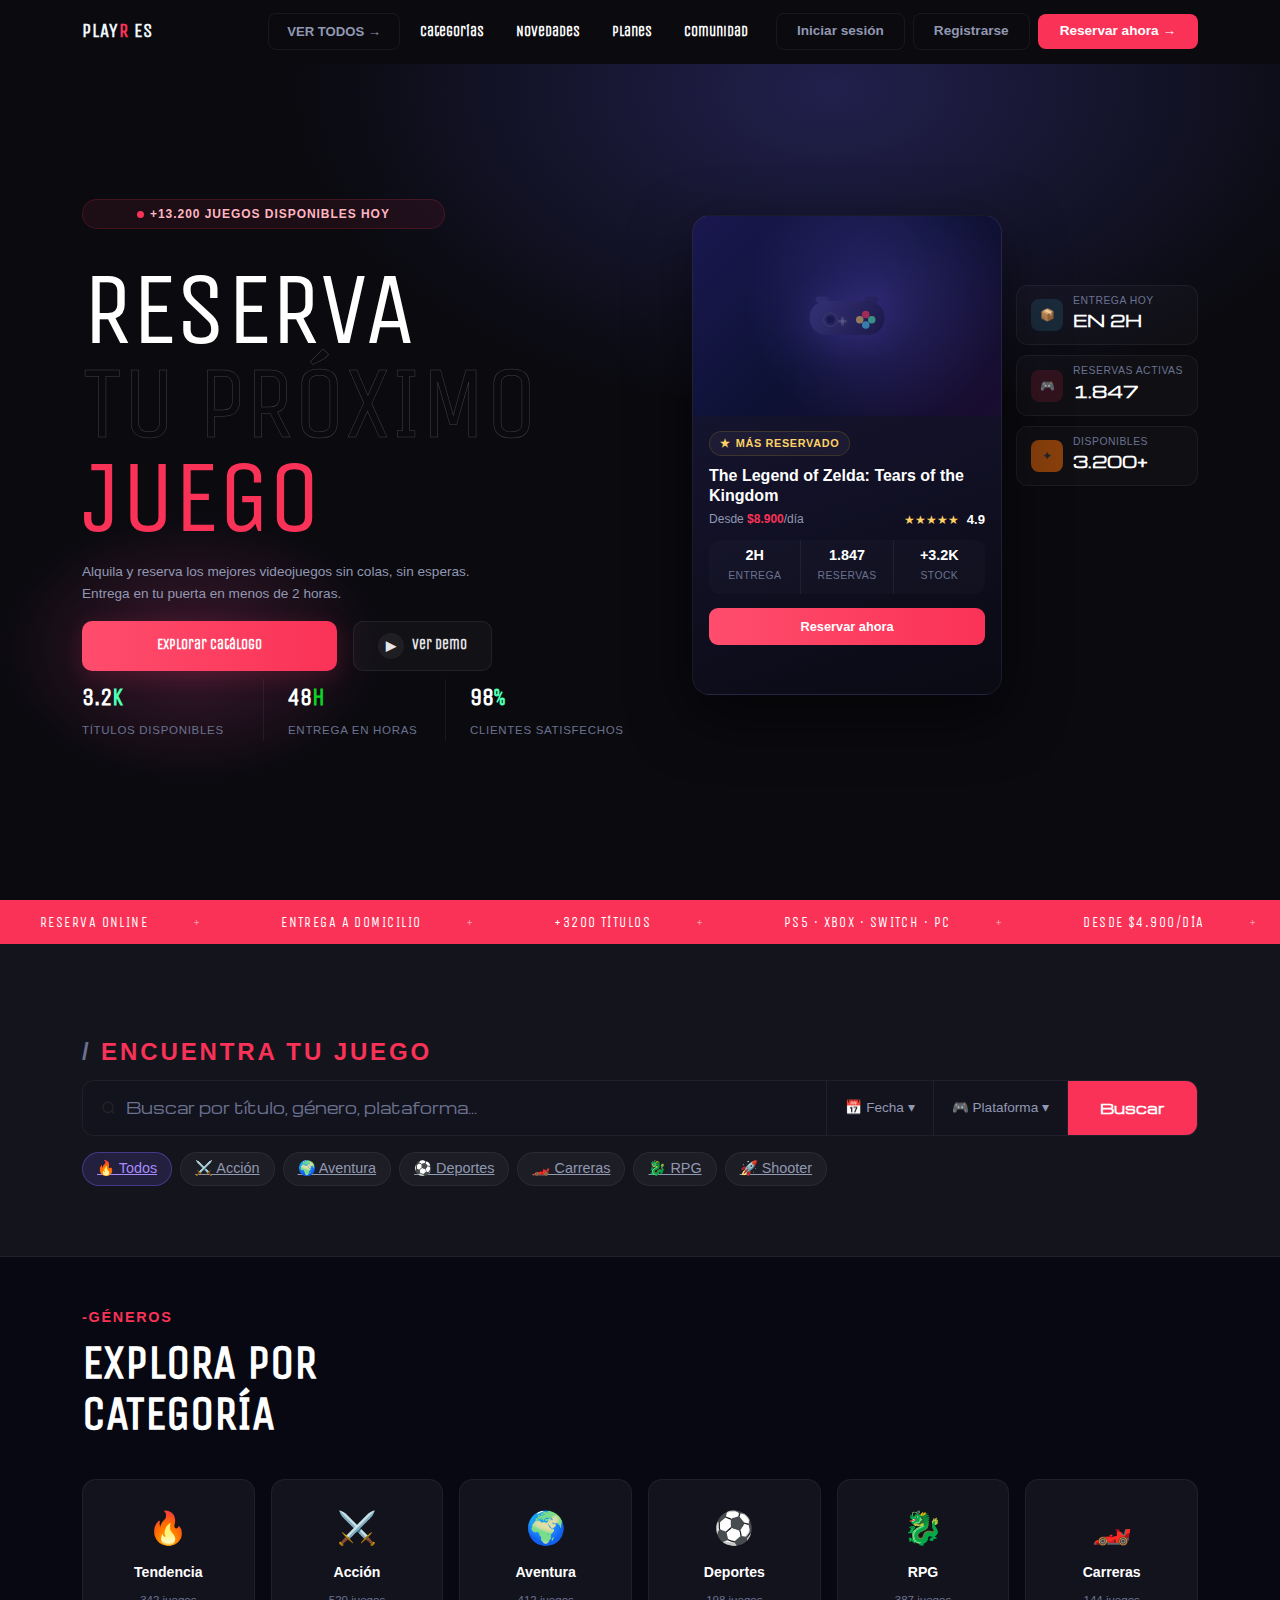
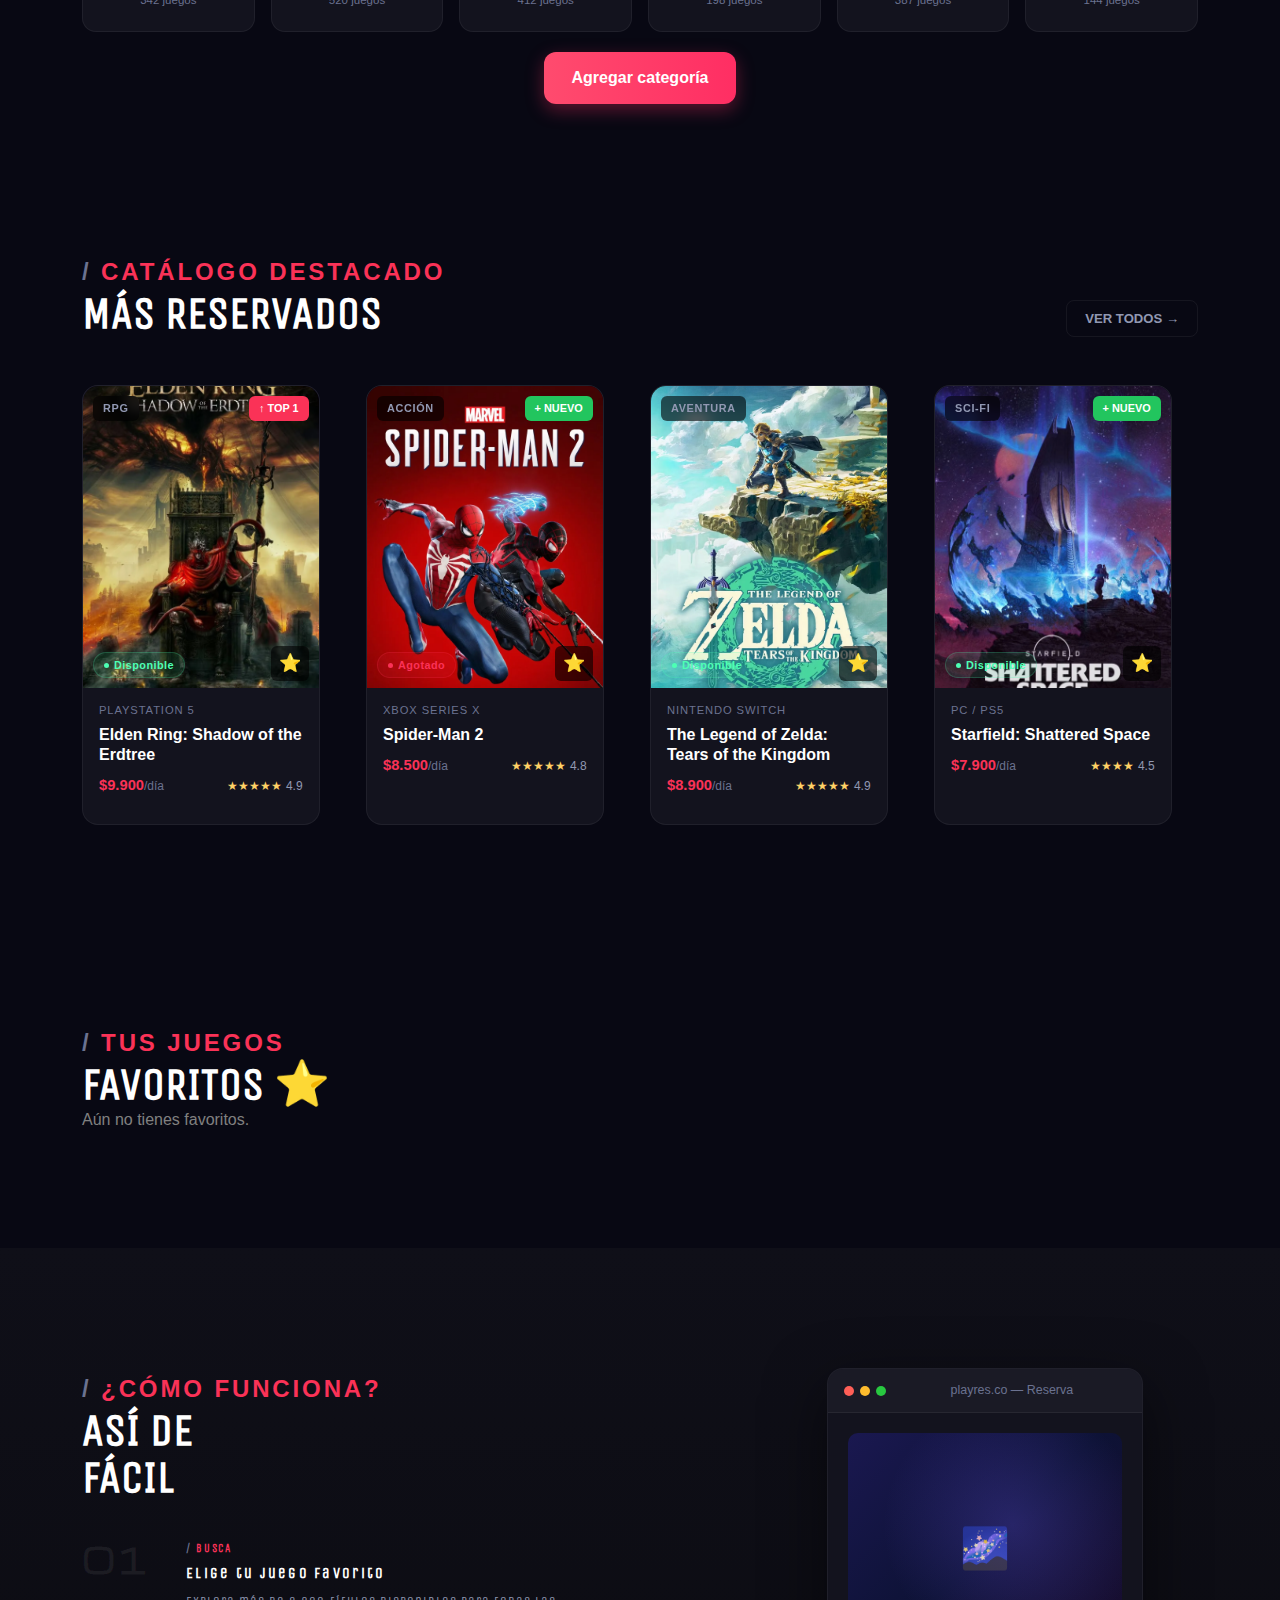
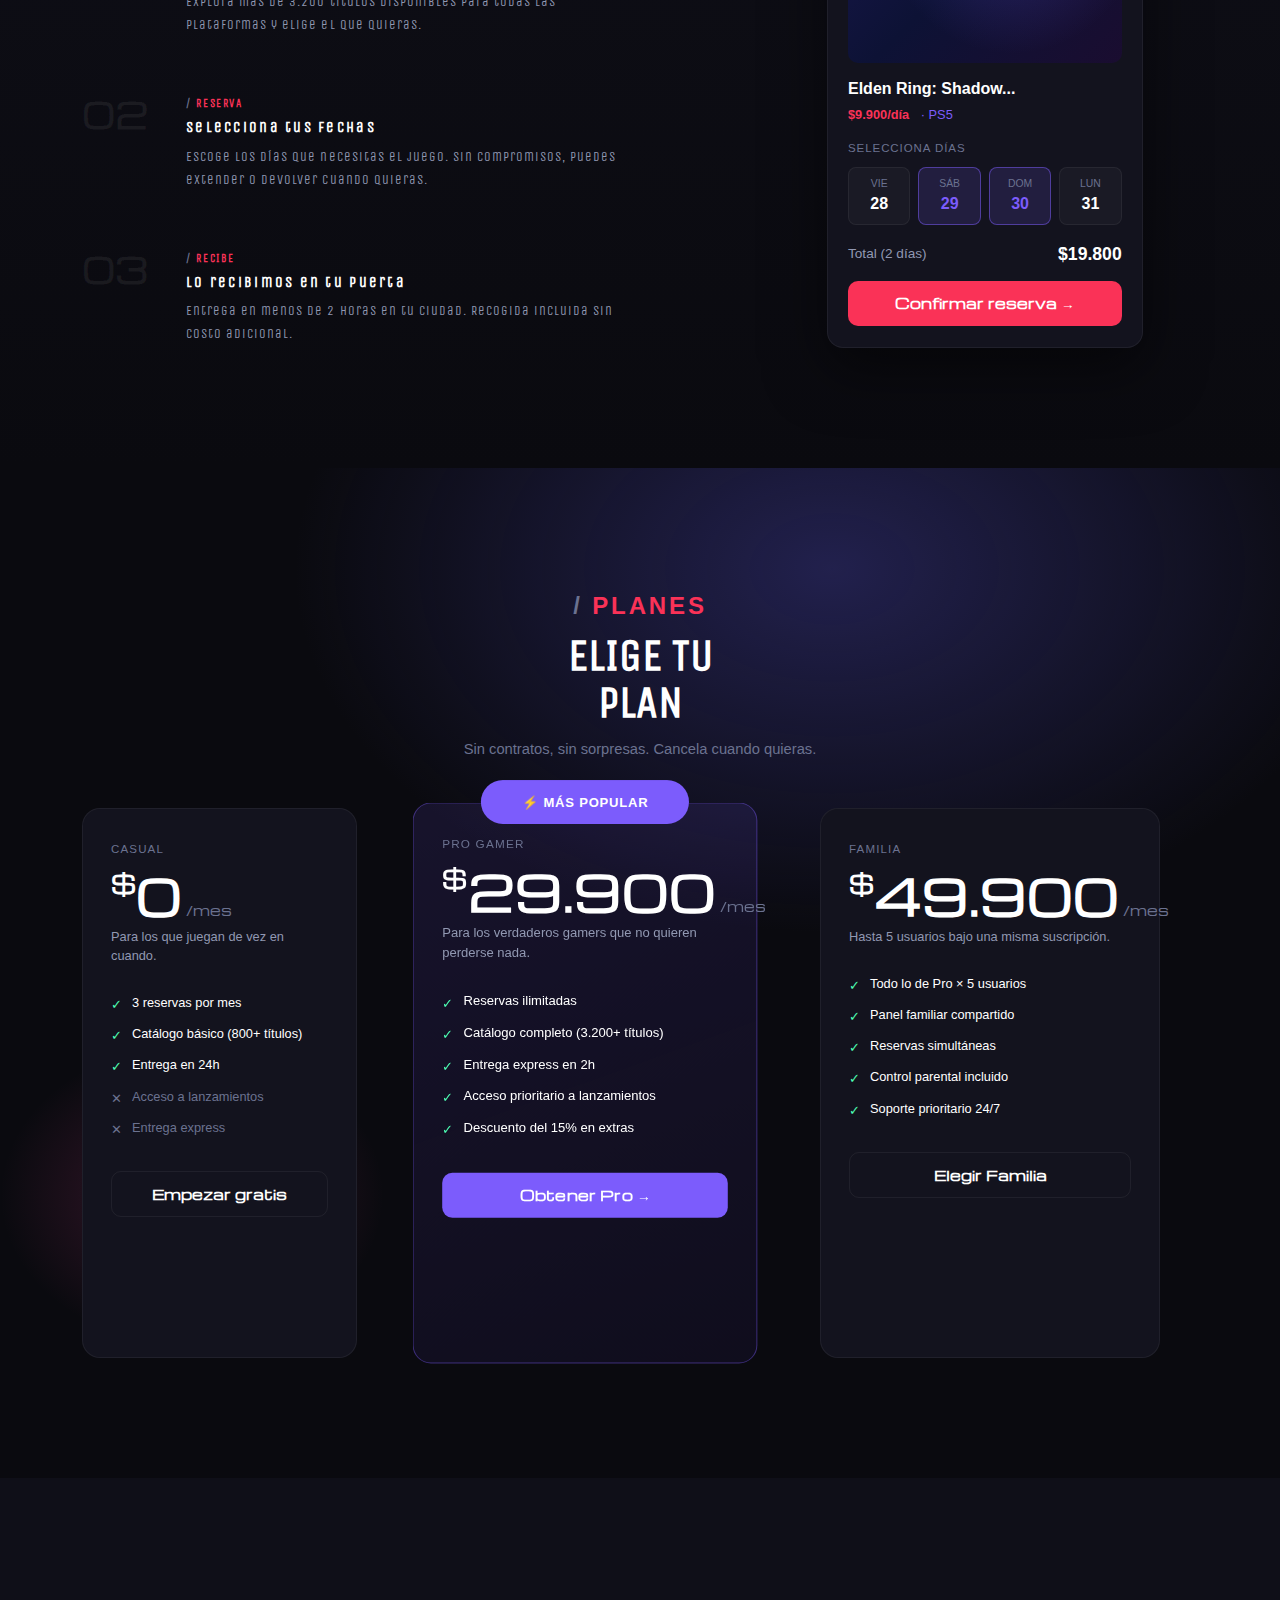
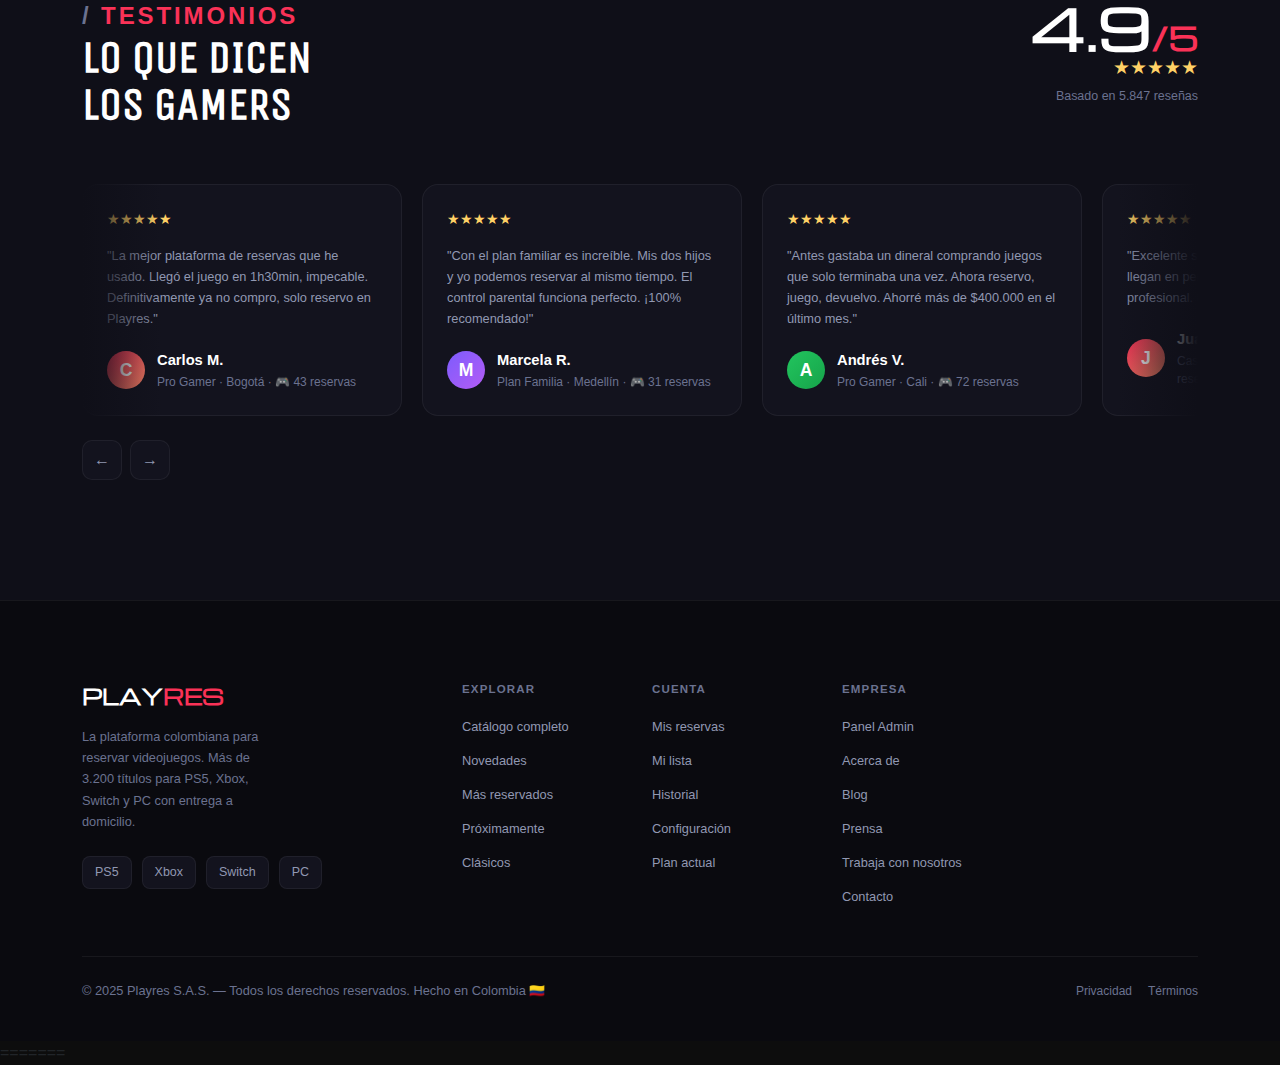
<file: frontend/index.html>
<!doctype html>
<html lang="es">
  <head>
    <meta charset="UTF-8" />
    <meta name="viewport" content="width=device-width, initial-scale=1.0" />
    <title>Playres — Reserva videojuegos a domicilio</title>
    <link
      href="https://fonts.googleapis.com/css2?family=Michroma&display=swap"
      rel="stylesheet"
    />
    <link
      href="https://cdn.jsdelivr.net/npm/bootstrap@5.3.3/dist/css/bootstrap.min.css"
      rel="stylesheet"
    />
    <link rel="stylesheet" href="css/styles.css" />
  </head>
  <body>
    <!-- NAVBAR -->
    <nav class="navbar navbar-expand-lg navbar-playres fixed-top">
      <div class="container-fluid container">
        <a class="navbar-brand fw-bold" href="#inicio" style="color: aliceblue"
          >PLAY<span style="color: var(--red)">R</span>
          <span style="color: aliceblue">ES</span></a
        >

        <button
          class="navbar-toggler"
          type="button"
          data-bs-toggle="collapse"
          data-bs-target="#navbarNav"
          aria-controls="navbarNav"
          aria-expanded="false"
          aria-label="Toggle navigation"
        >
          <span class="navbar-toggler-icon"></span>
        </button>

        <div class="collapse navbar-collapse" id="navbarNav">
          <ul
            class="navbar-nav ms-auto mb-2 mb-lg-0 gap-lg-2 align-items-center"
          >
            <a href="catalogo.html" class="btn-ver">VER TODOS →</a>
            <li class="nav-item">
              <a class="nav-link" href="#categorias">Categorías</a>
            </li>
            <li class="nav-item">
              <a class="nav-link" href="#catalogo">Novedades</a>
            </li>
            <li class="nav-item">
              <a class="nav-link" href="#planes">Planes</a>
            </li>
            <li class="nav-item">
              <a class="nav-link" href="#comunidad">Comunidad</a>
            </li>
          </ul>

          <div class="d-flex align-items-center gap-2 ms-lg-3 mt-3 mt-lg-0">
            <div id="navAuthButtons" class="d-flex gap-2">
              <a
                href="#"
                class="btn btn-login btn-sm"
                data-bs-toggle="modal"
                data-bs-target="#loginModal"
                >Iniciar sesión</a
              >
              <a
                href="#"
                class="btn btn-login btn-sm"
                data-bs-toggle="modal"
                data-bs-target="#registerModal"
                >Registrarse</a
              >
            </div>

            <div
              id="navUserProfile"
              class="d-none d-flex align-items-center gap-3"
            >
              <span
                id="userNameDisplay"
                class="fw-bold"
                style="color: aliceblue; font-size: 0.9rem"
              ></span>

              <div
                id="userAvatarInitials"
                class="rounded-circle d-flex justify-content-center align-items-center fw-bold"
                style="
                  width: 35px;
                  height: 35px;
                  font-size: 0.8rem;
                  background-color: var(--red);
                  color: white;
                  cursor: pointer;
                "
                title="Cerrar sesión"
                onclick="cerrarSesion()"
              ></div>

              <button
                class="btn btn-outline-light btn-sm ms-2"
                style="
                  font-size: 1rem;
                  padding: 3px 11px;
                  border-color: rgba(255, 255, 255, 0.852);
                "
                onclick="cerrarSesion()"
              >
                SALIR
              </button>
            </div>

            <a href="#" class="btn btn-reservar btn-sm">Reservar ahora →</a>
          </div>
        </div>
      </div>
    </nav>

    <!-- HERO -->
    <section class="hero-bg" id="inicio">
      <div class="container py-5">
        <div class="row align-items-center gy-5">
          <div class="col-lg-6">
            <span class="badge-top">+13.200 Juegos disponibles hoy</span>
            <h1 class="hero-title">
              <span class="line-1">RESERVA</span>
              <span class="line-2">TU PRÓXIMO</span>
              <span class="line-3">JUEGO</span>
            </h1>
            <p class="hero-sub">
              Alquila y reserva los mejores videojuegos sin colas, sin
              esperas.<br />
              Entrega en tu puerta en menos de 2 horas.
            </p>
            <div class="d-flex flex-wrap gap-3 mb-2">
              <a href="catalogo.html" class="btn-cta">Explorar catálogo</a>
              <a href="#como-funciona" class="btn-ghost">
                <span class="gi">▶</span> Ver demo
              </a>
            </div>
            <div class="row g-0 stats-row">
              <div class="col-4 stat-item">
                <p class="stat-num">3.2<span class="accent-red">K</span></p>
                <span class="stat-lbl">Títulos disponibles</span>
              </div>
              <div class="col-4 stat-item">
                <p class="stat-num">48<span class="accent-cyan">H</span></p>
                <span class="stat-lbl">Entrega en horas</span>
              </div>
              <div class="col-4 stat-item">
                <p class="stat-num">98<span class="accent-green">%</span></p>
                <span class="stat-lbl">Clientes satisfechos</span>
              </div>
            </div>
          </div>

          <div class="col-lg-6">
            <div class="hero-right">
              <div class="game-card-main">
                <div class="gc-img">
                  <svg
                    class="ctrl-svg"
                    viewBox="0 0 120 80"
                    fill="none"
                    xmlns="http://www.w3.org/2000/svg"
                  >
                    <rect
                      x="10"
                      y="20"
                      width="100"
                      height="45"
                      rx="22"
                      fill="url(#cg)"
                      opacity="0.9"
                    />
                    <circle
                      cx="38"
                      cy="45"
                      r="9"
                      fill="#2a2860"
                      stroke="rgba(255,255,255,0.15)"
                      stroke-width="1"
                    />
                    <circle cx="38" cy="45" r="5" fill="#1a1850" />
                    <circle
                      cx="85"
                      cy="38"
                      r="5"
                      fill="#fa3257"
                      opacity="0.7"
                    />
                    <circle
                      cx="93"
                      cy="45"
                      r="5"
                      fill="#4dffb4"
                      opacity="0.6"
                    />
                    <circle
                      cx="85"
                      cy="52"
                      r="5"
                      fill="#4dd9ff"
                      opacity="0.6"
                    />
                    <circle
                      cx="77"
                      cy="45"
                      r="5"
                      fill="#ffd166"
                      opacity="0.6"
                    />
                    <rect
                      x="52"
                      y="41"
                      width="4"
                      height="12"
                      rx="2"
                      fill="rgba(255,255,255,0.15)"
                    />
                    <rect
                      x="48"
                      y="45"
                      width="12"
                      height="4"
                      rx="2"
                      fill="rgba(255,255,255,0.15)"
                    />
                    <rect
                      x="18"
                      y="14"
                      width="18"
                      height="8"
                      rx="4"
                      fill="url(#cg)"
                      opacity="0.7"
                    />
                    <rect
                      x="84"
                      y="14"
                      width="18"
                      height="8"
                      rx="4"
                      fill="url(#cg)"
                      opacity="0.7"
                    />
                    <defs>
                      <linearGradient
                        id="cg"
                        x1="10"
                        y1="20"
                        x2="110"
                        y2="70"
                        gradientUnits="userSpaceOnUse"
                      >
                        <stop offset="0%" stop-color="#3a3880" />
                        <stop offset="100%" stop-color="#1a1640" />
                      </linearGradient>
                    </defs>
                  </svg>
                </div>

                <div class="gc-body">
                  <div class="badge-res">Más reservado</div>
                  <h3 class="game-title">
                    The Legend of Zelda: Tears of the Kingdom
                  </h3>
                  <p class="game-price-row">
                    Desde <strong>$8.900</strong>/día
                    <span class="float-end stars"
                      >★★★★★ <span class="rating-value">4.9</span></span
                    >
                  </p>

                  <div class="game-metadata">
                    <div class="game-meta-item">
                      <span class="game-meta-value">2H</span>
                      <span class="game-meta-label">Entrega</span>
                    </div>
                    <div class="game-meta-item">
                      <span class="game-meta-value">1.847</span>
                      <span class="game-meta-label">Reservas</span>
                    </div>
                    <div class="game-meta-item">
                      <span class="game-meta-value">+3.2K</span>
                      <span class="game-meta-label">Stock</span>
                    </div>
                  </div>
                  <a href="product-detail.html" class="btn-res-card"
                    >Reservar ahora</a
                  >
                </div>
              </div>
              <div class="side-stats d-none d-lg-flex">
                <div class="side-stat-card">
                  <div class="side-stat-icon icon-cyan">📦</div>
                  <div>
                    <span class="side-stat-label">Entrega hoy</span>
                    <span class="side-stat-value">EN 2H</span>
                  </div>
                </div>
                <div class="side-stat-card">
                  <div class="side-stat-icon icon-red">🎮</div>
                  <div>
                    <span class="side-stat-label">Reservas activas</span>
                    <span class="side-stat-value">1.847</span>
                  </div>
                </div>
                <div class="side-stat-card">
                  <div class="side-stat-icon icon-green">✦</div>
                  <div>
                    <span class="side-stat-label">Disponibles</span>
                    <span class="side-stat-value">3.200+</span>
                  </div>
                </div>
              </div>
            </div>
          </div>
        </div>
      </div>
    </section>

    <!-- TICKER -->
    <div class="ticker-wrap" aria-hidden="true">
      <div class="ticker-track">
        <span class="ticker-item"
          >Reserva Online <span class="ticker-dot">+</span></span
        >
        <span class="ticker-item"
          >Entrega a Domicilio <span class="ticker-dot">+</span></span
        >
        <span class="ticker-item"
          >+3200 Títulos <span class="ticker-dot">+</span></span
        >
        <span class="ticker-item"
          >PS5 · Xbox · Switch · PC <span class="ticker-dot">+</span></span
        >
        <span class="ticker-item"
          >Desde $4.900/día <span class="ticker-dot">+</span></span
        >
        <span class="ticker-item"
          >Sin colas. Sin esperas <span class="ticker-dot">+</span></span
        >
        <span class="ticker-item"
          >Entrega en 2H <span class="ticker-dot">+</span></span
        >
        <span class="ticker-item"
          >Reserva Online <span class="ticker-dot">+</span></span
        >
        <span class="ticker-item"
          >Entrega a Domicilio <span class="ticker-dot">+</span></span
        >
        <span class="ticker-item"
          >+3200 Títulos <span class="ticker-dot">+</span></span
        >
        <span class="ticker-item"
          >PS5 · Xbox · Switch · PC <span class="ticker-dot">+</span></span
        >
        <span class="ticker-item"
          >Desde $4.900/día <span class="ticker-dot">+</span></span
        >
        <span class="ticker-item"
          >Sin colas. Sin esperas <span class="ticker-dot">+</span></span
        >
        <span class="ticker-item"
          >Entrega en 2H <span class="ticker-dot">+</span></span
        >
      </div>
    </div>

    <!-- SEARCH -->
    <section class="search-section" id="explorar">
      <div class="container">
        <div class="section-label">Encuentra tu juego</div>

        <div class="search-box">
          <div class="search-input-wrapper">
            <svg
              width="16"
              height="16"
              fill="none"
              viewBox="0 0 24 24"
              stroke="currentColor"
              stroke-width="2"
            >
              <circle cx="11" cy="11" r="8" />
              <path d="m21 21-4.35-4.35" />
            </svg>
            <input
              type="text"
              placeholder="Buscar por título, género, plataforma..."
            />
          </div>
          <div class="search-filter">📅 Fecha ▾</div>
          <div class="search-filter">🎮 Plataforma ▾</div>
          <button class="btn-search">Buscar</button>
        </div>

        <div class="filter-tags">
          <a href="catalogo.html" class="filter-tag active">🔥 Todos</a>
          <a href="catalogo.html?genre=Acción" class="filter-tag">⚔️ Acción</a>
          <a href="catalogo.html?genre=Aventura" class="filter-tag"
            >🌍 Aventura</a
          >
          <a href="catalogo.html?genre=Deportes" class="filter-tag"
            >⚽ Deportes</a
          >
          <a href="catalogo.html?genre=Carreras" class="filter-tag"
            >🏎️ Carreras</a
          >
          <a href="catalogo.html?genre=RPG" class="filter-tag">🐉 RPG</a>
          <a href="catalogo.html?genre=Shooter" class="filter-tag"
            >🚀 Shooter</a
          >
        </div>
      </div>
    </section>

    <!-- CATEGORIES -->
    <section class="cat-section" id="categorias">
      <div class="container">
        <div class="section-label1">-Géneros</div>
        <h2 class="section-title1">EXPLORA POR<br />CATEGORÍA</h2>

        <div class="cat-grid">
          <a href="catalogo.html" class="cat-card active"
            ><span class="category-emoji">🔥</span
            ><span class="category-name">Tendencia</span
            ><span class="category-count">342 juegos</span></a
          >
          <a href="catalogo.html?genre=Acción" class="cat-card"
            ><span class="category-emoji">⚔️</span
            ><span class="category-name">Acción</span
            ><span class="category-count">520 juegos</span></a
          >
          <a href="catalogo.html?genre=Aventura" class="cat-card"
            ><span class="category-emoji">🌍</span
            ><span class="category-name">Aventura</span
            ><span class="category-count">412 juegos</span></a
          >
          <a href="catalogo.html?genre=Deportes" class="cat-card"
            ><span class="category-emoji">⚽</span
            ><span class="category-name">Deportes</span
            ><span class="category-count">198 juegos</span></a
          >
          <a href="catalogo.html?genre=RPG" class="cat-card"
            ><span class="category-emoji">🐉</span
            ><span class="category-name">RPG</span
            ><span class="category-count">387 juegos</span></a
          >
          <a href="catalogo.html?genre=Carreras" class="cat-card"
            ><span class="category-emoji">🏎️</span
            ><span class="category-name">Carreras</span
            ><span class="category-count">144 juegos</span></a
          >
        </div>
        <!-- BOTÓN AGREGAR CATEGORÍA -->
        <div style="text-align: center; margin-top: 20px">
          <button
            class="btn-add-category"
            data-bs-toggle="modal"
            data-bs-target="#addCategoryModal"
          >
            Agregar categoría
          </button>
        </div>
      </div>
    </section>

    <!-- CATÁLOGO -->
    <section class="catalog-section" id="catalogo">
      <div class="container">
        <div class="sec-hdr">
          <div>
            <span class="section-label">Catálogo destacado</span>
            <h2 class="section-title">MÁS RESERVADOS</h2>
          </div>
          <a href="catalogo.html" class="btn-ver">VER TODOS →</a>
        </div>
        <div class="games-grid">
          <div class="game-card">
            <div class="game-thumbnail game-thumb-purple">
              <div class="game-tags">
                <span class="game-tag">RPG</span
                ><span class="game-tag-top">↑ TOP 1</span>
              </div>
              <img
                class="game-cover"
                src="assests/elden-ring-shadow-of-the-erdtree-tag-page-cover-art.webp"
                alt=""
              />
            </div>
            <div class="game-card-info">
              <div class="game-platform">PlayStation 5</div>
              <h3 class="game-title-catalog">
                Elden Ring: Shadow of the Erdtree
              </h3>
              <div class="game-bottom">
                <div class="game-price">$9.900<span>/día</span></div>
                <div>
                  <span class="game-stars">★★★★★</span
                  ><span class="game-rating">4.9</span>
                </div>
              </div>
            </div>
          </div>
          <div class="game-card">
            <div class="game-thumbnail game-thumb-red">
              <div class="game-tags">
                <span class="game-tag">Acción</span
                ><span class="game-tag-new">+ NUEVO</span>
              </div>
              <img class="game-cover" src="assests/spiderman2.webp" alt="" />
            </div>
            <div class="game-card-info">
              <div class="game-platform">Xbox Series X</div>
              <h3 class="game-title-catalog">Spider-Man 2</h3>
              <div class="game-bottom">
                <div class="game-price">$8.500<span>/día</span></div>
                <div>
                  <span class="game-stars">★★★★★</span
                  ><span class="game-rating">4.8</span>
                </div>
              </div>
            </div>
          </div>
          <div class="game-card">
            <div class="game-thumbnail game-thumb-green">
              <div class="game-tags">
                <span class="game-tag">Aventura</span>
              </div>
              <img class="game-cover" src="assests/zelda.webp" alt="" />
            </div>
            <div class="game-card-info">
              <div class="game-platform">Nintendo Switch</div>
              <h3 class="game-title-catalog">
                The Legend of Zelda: Tears of the Kingdom
              </h3>
              <div class="game-bottom">
                <div class="game-price">$8.900<span>/día</span></div>
                <div>
                  <span class="game-stars">★★★★★</span
                  ><span class="game-rating">4.9</span>
                </div>
              </div>
            </div>
          </div>
          <div class="game-card">
            <div class="game-thumbnail game-thumb-blue">
              <div class="game-tags">
                <span class="game-tag">Sci-Fi</span
                ><span class="game-tag-new">+ NUEVO</span>
              </div>
              <img class="game-cover" src="assests/starfield.webp" alt="" />
            </div>
            <div class="game-card-info">
              <div class="game-platform">PC / PS5</div>
              <h3 class="game-title-catalog">Starfield: Shattered Space</h3>
              <div class="game-bottom">
                <div class="game-price">$7.900<span>/día</span></div>
                <div>
                  <span class="game-stars">★★★★</span
                  ><span class="game-rating">4.5</span>
                </div>
              </div>
            </div>
          </div>
        </div>
      </div>
    </section>
    <!-- LISTA DE FAVORITOS -->
    <section class="catalog-section">
      <div class="container">
        <span class="section-label">Tus juegos</span>
        <h2 class="section-title">FAVORITOS ⭐</h2>

        <div class="games-grid" id="favoritesGrid">
          <p style="color: gray">Aún no tienes favoritos.</p>
        </div>
      </div>
    </section>

    <!-- CÓMO FUNCIONA -->
    <section class="how-section" id="como-funciona">
      <div class="container">
        <div class="row align-items-center gy-5">
          <div class="col-lg-6">
            <span class="section-label">¿Cómo funciona?</span>
            <h2 class="section-title mb-4">ASÍ DE<br />FÁCIL</h2>
            <div class="how-steps">
              <div class="how-step">
                <div class="step-number">01</div>
                <div class="step-content">
                  <div class="step-tag">Busca</div>
                  <h3 class="step-title">Elige tu juego favorito</h3>
                  <p class="step-description">
                    Explora más de 3.200 títulos disponibles para todas las
                    plataformas y elige el que quieras.
                  </p>
                </div>
              </div>
              <div class="how-step">
                <div class="step-number">02</div>
                <div class="step-content">
                  <div class="step-tag">Reserva</div>
                  <h3 class="step-title">Selecciona tus fechas</h3>
                  <p class="step-description">
                    Escoge los días que necesitas el juego. Sin compromisos,
                    puedes extender o devolver cuando quieras.
                  </p>
                </div>
              </div>
              <div class="how-step">
                <div class="step-number">03</div>
                <div class="step-content">
                  <div class="step-tag">Recibe</div>
                  <h3 class="step-title">Lo recibimos en tu puerta</h3>
                  <p class="step-description">
                    Entrega en menos de 2 horas en tu ciudad. Recogida incluida
                    sin costo adicional.
                  </p>
                </div>
              </div>
            </div>
          </div>
          <div class="col-lg-5 offset-lg-1">
            <div class="browser-mock">
              <div class="browser-bar">
                <div class="browser-dots">
                  <div class="browser-dot browser-dot-red"></div>
                  <div class="browser-dot browser-dot-yellow"></div>
                  <div class="browser-dot browser-dot-green"></div>
                </div>
                <div class="browser-url">playres.co — Reserva</div>
              </div>
              <div class="browser-body">
                <div class="mock-game-thumbnail">🌌</div>
                <div class="mock-game-name">Elden Ring: Shadow...</div>
                <div class="mock-game-price-platform">
                  <strong>$9.900/día</strong
                  ><span class="platform-badge"> · PS5</span>
                </div>
                <div class="mock-date-label">Selecciona días</div>
                <div class="mock-dates">
                  <div class="mock-date-item">
                    <span class="date-name">VIE</span
                    ><span class="date-day">28</span>
                  </div>
                  <div class="mock-date-item selected">
                    <span class="date-name">SÁB</span
                    ><span class="date-day">29</span>
                  </div>
                  <div class="mock-date-item selected">
                    <span class="date-name">DOM</span
                    ><span class="date-day">30</span>
                  </div>
                  <div class="mock-date-item">
                    <span class="date-name">LUN</span
                    ><span class="date-day">31</span>
                  </div>
                </div>
                <div class="mock-total">
                  <span class="mock-total-label">Total (2 días)</span>
                  <span class="mock-total-value">$19.800</span>
                </div>
                <button class="btn-cnf">Confirmar reserva →</button>
              </div>
            </div>
          </div>
        </div>
      </div>
    </section>

    <!-- PLANES -->
    <section class="pricing-section" id="planes">
      <div class="container">
        <span class="section-label d-inline-block mb-2">Planes</span>
        <h2 class="section-title">ELIGE TU<br />PLAN</h2>
        <p class="pricing-sub">
          Sin contratos, sin sorpresas. Cancela cuando quieras.
        </p>
        <div class="pgrid">
          <div class="pcard">
            <div class="pricing-tier">Casual</div>
            <div class="pricing-amount">
              <span class="currency-symbol">$</span><span class="amount">0</span
              ><span class="period">/mes</span>
            </div>
            <p class="pricing-description">
              Para los que juegan de vez en cuando.
            </p>
            <ul class="pricing-features">
              <li><span class="check-icon">✓</span> 3 reservas por mes</li>
              <li>
                <span class="check-icon">✓</span> Catálogo básico (800+ títulos)
              </li>
              <li><span class="check-icon">✓</span> Entrega en 24h</li>
              <li class="off">
                <span class="x-icon">✕</span> Acceso a lanzamientos
              </li>
              <li class="off"><span class="x-icon">✕</span> Entrega express</li>
            </ul>
            <a href="#" class="pricing-button btn-pricing-ghost"
              >Empezar gratis</a
            >
          </div>
          <div class="pcard feat">
            <div class="badge-pop">⚡ Más popular</div>
            <div class="pricing-tier">Pro Gamer</div>
            <div class="pricing-amount">
              <span class="currency-symbol">$</span
              ><span class="amount">29.900</span
              ><span class="period">/mes</span>
            </div>
            <p class="pricing-description">
              Para los verdaderos gamers que no quieren perderse nada.
            </p>
            <ul class="pricing-features">
              <li><span class="check-icon">✓</span> Reservas ilimitadas</li>
              <li>
                <span class="check-icon">✓</span> Catálogo completo (3.200+
                títulos)
              </li>
              <li><span class="check-icon">✓</span> Entrega express en 2h</li>
              <li>
                <span class="check-icon">✓</span> Acceso prioritario a
                lanzamientos
              </li>
              <li>
                <span class="check-icon">✓</span> Descuento del 15% en extras
              </li>
            </ul>
            <a href="#" class="pricing-button btn-pricing-primary"
              >Obtener Pro →</a
            >
          </div>
          <div class="pcard">
            <div class="pricing-tier">Familia</div>
            <div class="pricing-amount">
              <span class="currency-symbol">$</span
              ><span class="amount">49.900</span
              ><span class="period">/mes</span>
            </div>
            <p class="pricing-description">
              Hasta 5 usuarios bajo una misma suscripción.
            </p>
            <ul class="pricing-features">
              <li>
                <span class="check-icon">✓</span> Todo lo de Pro × 5 usuarios
              </li>
              <li>
                <span class="check-icon">✓</span> Panel familiar compartido
              </li>
              <li><span class="check-icon">✓</span> Reservas simultáneas</li>
              <li>
                <span class="check-icon">✓</span> Control parental incluido
              </li>
              <li>
                <span class="check-icon">✓</span> Soporte prioritario 24/7
              </li>
            </ul>
            <a href="#" class="pricing-button btn-pricing-ghost"
              >Elegir Familia</a
            >
          </div>
        </div>
      </div>
    </section>

    <!-- TESTIMONIOS -->
    <section class="test-section" id="comunidad">
      <div class="container">
        <div class="test-hdr">
          <div>
            <span class="section-label">Testimonios</span>
            <h2 class="section-title">LO QUE DICEN<br />LOS GAMERS</h2>
          </div>
          <div class="text-end">
            <div class="testimonial-score">4.9<span>/5</span></div>
            <div class="testimonial-stars">★★★★★</div>
            <div class="testimonial-count-text">Basado en 5.847 reseñas</div>
          </div>
        </div>

        <div class="testimonials-slider" id="testimonialsSlider">
          <div class="testimonials-track">
            <div class="testimonial-card">
              <div class="testimonial-stars-row">★★★★★</div>
              <p class="testimonial-quote">
                "La mejor plataforma de reservas que he usado. Llegó el juego en
                1h30min, impecable. Definitivamente ya no compro, solo reservo
                en Playres."
              </p>
              <div class="testimonial-author">
                <div class="testimonial-avatar avatar-gradient-red">C</div>
                <div>
                  <div class="testimonial-name">Carlos M.</div>
                  <div class="testimonial-meta">
                    Pro Gamer · Bogotá · 🎮 43 reservas
                  </div>
                </div>
              </div>
            </div>
            <div class="testimonial-card">
              <div class="testimonial-stars-row">★★★★★</div>
              <p class="testimonial-quote">
                "Con el plan familiar es increíble. Mis dos hijos y yo podemos
                reservar al mismo tiempo. El control parental funciona perfecto.
                ¡100% recomendado!"
              </p>
              <div class="testimonial-author">
                <div class="testimonial-avatar avatar-gradient-purple">M</div>
                <div>
                  <div class="testimonial-name">Marcela R.</div>
                  <div class="testimonial-meta">
                    Plan Familia · Medellín · 🎮 31 reservas
                  </div>
                </div>
              </div>
            </div>
            <div class="testimonial-card">
              <div class="testimonial-stars-row">★★★★★</div>
              <p class="testimonial-quote">
                "Antes gastaba un dineral comprando juegos que solo terminaba
                una vez. Ahora reservo, juego, devuelvo. Ahorré más de $400.000
                en el último mes."
              </p>
              <div class="testimonial-author">
                <div class="testimonial-avatar avatar-gradient-green">A</div>
                <div>
                  <div class="testimonial-name">Andrés V.</div>
                  <div class="testimonial-meta">
                    Pro Gamer · Cali · 🎮 72 reservas
                  </div>
                </div>
              </div>
            </div>
            <div class="testimonial-card">
              <div class="testimonial-stars-row">★★★★★</div>
              <p class="testimonial-quote">
                "Excelente servicio, muy rápido. Los juegos llegan en perfecto
                estado y el empaque es profesional. Muy satisfecho con la
                experiencia."
              </p>
              <div class="testimonial-author">
                <div class="testimonial-avatar avatar-gradient-red">J</div>
                <div>
                  <div class="testimonial-name">Juan P.</div>
                  <div class="testimonial-meta">
                    Casual Gamer · Barranquilla · 🎮 18 reservas
                  </div>
                </div>
              </div>
            </div>
            <div class="testimonial-card">
              <div class="testimonial-stars-row">★★★★★</div>
              <p class="testimonial-quote">
                "La mejor decisión que tomé. Juego tantos títulos como quiero
                sin gastar una fortuna. El equipo de soporte es muy atento."
              </p>
              <div class="testimonial-author">
                <div class="testimonial-avatar avatar-gradient-purple">L</div>
                <div>
                  <div class="testimonial-name">Laura G.</div>
                  <div class="testimonial-meta">
                    Pro Gamer · Cartagena · 🎮 56 reservas
                  </div>
                </div>
              </div>
            </div>
            <div class="testimonial-card">
              <div class="testimonial-stars-row">★★★★★</div>
              <p class="testimonial-quote">
                "Definitivamente recomendado. Los precios son justos y la
                calidad del servicio no tiene comparación con otras plataformas
                similares."
              </p>
              <div class="testimonial-author">
                <div class="testimonial-avatar avatar-gradient-green">R</div>
                <div>
                  <div class="testimonial-name">Roberto S.</div>
                  <div class="testimonial-meta">
                    Pro Gamer · Santa Marta · 🎮 89 reservas
                  </div>
                </div>
              </div>
            </div>
          </div>
        </div>

        <!-- Botones de navegación del carrusel -->
        <div class="testimonials-controls">
          <button class="testimonials-btn prev" id="prevBtn">←</button>
          <button class="testimonials-btn next" id="nextBtn">→</button>
        </div>
      </div>
    </section>

    <footer class="footer">
      <div class="container">
        <div class="row gy-4">
          <div class="col-lg-3 col-md-6">
            <div class="footer-logo">PLAY<span>RES</span></div>
            <p class="footer-description">
              La plataforma colombiana para reservar videojuegos. Más de 3.200
              títulos para PS5, Xbox, Switch y PC con entrega a domicilio.
            </p>
            <div class="footer-platforms">
              <span class="footer-platform-badge">PS5</span>
              <span class="footer-platform-badge">Xbox</span>
              <span class="footer-platform-badge">Switch</span>
              <span class="footer-platform-badge">PC</span>
            </div>
          </div>
          <div class="col-lg-2 col-md-6 offset-lg-1">
            <div class="footer-category-title">Explorar</div>
            <ul class="footer-links">
              <li><a href="#">Catálogo completo</a></li>
              <li><a href="#">Novedades</a></li>
              <li><a href="#">Más reservados</a></li>
              <li><a href="#">Próximamente</a></li>
              <li><a href="#">Clásicos</a></li>
            </ul>
          </div>
          <div class="col-lg-2 col-md-6">
            <div class="footer-category-title">Cuenta</div>
            <ul class="footer-links">
              <li><a href="#">Mis reservas</a></li>
              <li><a href="#">Mi lista</a></li>
              <li><a href="#">Historial</a></li>
              <li><a href="#">Configuración</a></li>
              <li><a href="#">Plan actual</a></li>
            </ul>
          </div>
          <div class="col-lg-2 col-md-6">
            <div class="footer-category-title">Empresa</div>
            <ul class="footer-links">
              <li><a href="admin.html"> Panel Admin</a></li>
              <li><a href="#">Acerca de</a></li>
              <li><a href="#">Blog</a></li>
              <li><a href="#">Prensa</a></li>
              <li><a href="#">Trabaja con nosotros</a></li>
              <li><a href="#">Contacto</a></li>
            </ul>
          </div>
        </div>
        <div class="footer-bottom">
          <span class="footer-copyright"
            >© 2025 Playres S.A.S. — Todos los derechos reservados. Hecho en
            Colombia 🇨🇴</span
          >
          <div class="footer-bottom-links">
            <a href="#">Privacidad</a>
            <a href="#">Términos</a>
          </div>
        </div>
      </div>
    </footer>

    <!-- Bootstrap JS -->
    <script src="https://cdn.jsdelivr.net/npm/bootstrap@5.3.3/dist/js/bootstrap.bundle.min.js"></script>

    =======
    <!-- MODAL REGISTRO -->
    <div class="modal fade" id="registerModal" tabindex="-1">
      <div class="modal-dialog">
        <div class="modal-content">
          <div class="modal-header">
            <h5 class="modal-title">Crear cuenta</h5>
            <button
              type="button"
              class="btn-close"
              data-bs-dismiss="modal"
            ></button>
          </div>

          <div class="modal-body">
            <div id="successMessage" class="alert alert-success d-none">
              Cuenta creada correctamente 🎉
            </div>
            <div id="registerError" class="alert alert-danger d-none"></div>
            <form id="registerForm">
              <div class="mb-3">
                <label class="form-label">Nombre</label>
                <input type="text" class="form-control" id="regNombre" />
                <div class="invalid-feedback">Ingresa un nombre válido.</div>
              </div>

              <div class="mb-3">
                <label class="form-label">Apellido</label>
                <input type="text" class="form-control" id="regApellido" />
                <div class="invalid-feedback">Ingresa un apellido válido.</div>
              </div>

              <div class="mb-3">
                <label class="form-label">Correo electrónico</label>
                <input type="email" class="form-control" id="regEmail" />
                <div class="invalid-feedback">Correo inválido.</div>
              </div>

              <div class="mb-3">
                <label class="form-label">Contraseña</label>
                <input type="password" class="form-control" id="regPassword" />
                <div class="invalid-feedback">
                  La contraseña debe tener mínimo 6 caracteres.
                </div>
              </div>

              <button type="submit" class="btn btn-primary w-100">
                Crear cuenta
              </button>
            </form>
          </div>
        </div>
      </div>
    </div>

    <!-- MODAL LOGIN -->
    <div class="modal fade" id="loginModal" tabindex="-1">
      <div class="modal-dialog">
        <div class="modal-content">
          <div class="modal-header">
            <h5 class="modal-title">Iniciar sesión</h5>
            <button
              type="button"
              class="btn-close"
              data-bs-dismiss="modal"
            ></button>
          </div>

          <div class="modal-body">
            <div id="loginError" class="alert alert-danger d-none">
              Correo o contraseña incorrectos.
            </div>

            <form id="loginForm">
              <div class="mb-3">
                <label class="form-label">Correo electrónico</label>
                <input type="email" class="form-control" id="loginEmail" />
              </div>

              <div class="mb-3">
                <label class="form-label">Contraseña</label>
                <input
                  type="password"
                  class="form-control"
                  id="loginPassword"
                />
              </div>

              <button type="submit" class="btn btn-primary w-100">
                Entrar
              </button>
            </form>
          </div>
        </div>
      </div>
    </div>
    <script src="js/app.js"></script>
    <script src="js/juegos.js"></script>

    <!-- =========================================
 MODAL: AGREGAR NUEVA CATEGORÍA
========================================= -->
    <div class="modal fade" id="addCategoryModal" tabindex="-1">
      <div class="modal-dialog modal-dialog-centered">
        <div class="modal-content custom-modal">
          <div class="modal-header">
            <h5 class="modal-title">Agregar categoría</h5>
            <button
              type="button"
              class="btn-close btn-close-white"
              data-bs-dismiss="modal"
            ></button>
          </div>

          <div class="modal-body">
            <form id="addCategoryForm">
              <label class="form-label">Nombre de la categoría</label>
              <input
                type="text"
                id="categoryNameInput"
                class="form-control"
                placeholder="Ej: Estrategia"
                required
              />

              <button type="submit" class="btn-add-category w-100 mt-4">
                Crear categoría
              </button>
            </form>
          </div>
        </div>
      </div>
    </div>
    <script src="js/api.js"></script>
    <script src="js/juegos.js"></script>
    <script src="js/app.js"></script>
  </body>
</html>
</file>
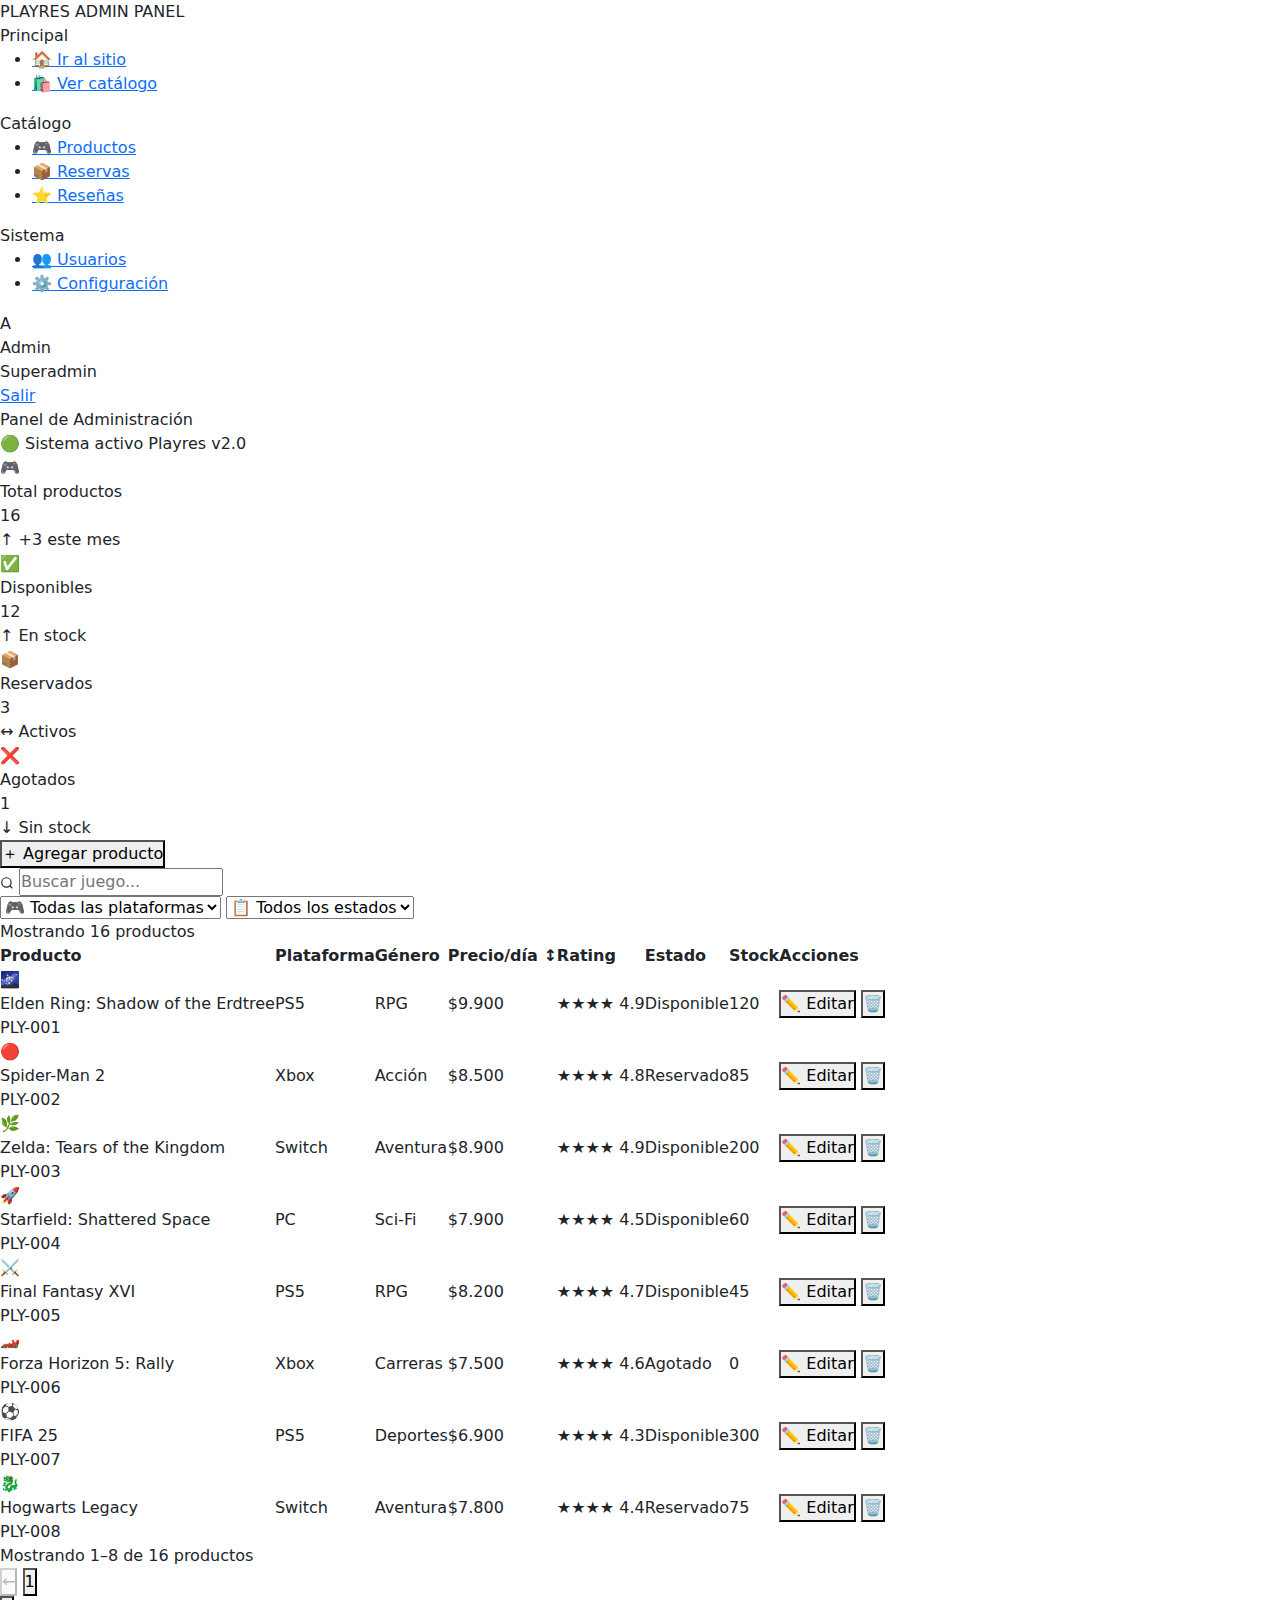
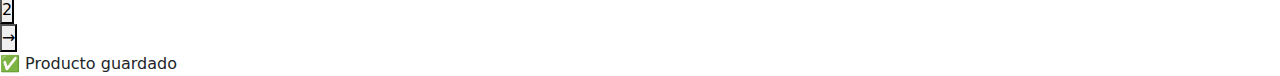
<file: admin.html>
<!DOCTYPE html>
<html lang="es">
<head>
  <meta charset="UTF-8" />
  <meta name="viewport" content="width=device-width, initial-scale=1.0"/>
  <title>Playres — Panel de Administración</title>
  <link href="https://fonts.googleapis.com/css2?family=Michroma&family=Unica+One&display=swap" rel="stylesheet">
  <link href="https://cdn.jsdelivr.net/npm/bootstrap@5.3.3/dist/css/bootstrap.min.css" rel="stylesheet">
  <link rel="stylesheet" href="styles.css">
</head>
<body>

<div class="admin-wrapper">

  <!-- SIDEBAR -->
  <aside class="admin-sidebar">
    <div class="sidebar-brand">
      PLAY<span>R</span>ES
      <span class="sidebar-brand-sub">ADMIN PANEL</span>
    </div>

    <div class="sidebar-label">Principal</div>
    <ul class="sidebar-nav">
      <li><a href="index.html"><span class="nav-icon">🏠</span> Ir al sitio</a></li>
      <li><a href="catalogo.html"><span class="nav-icon">🛍️</span> Ver catálogo</a></li>
    </ul>

    <div class="sidebar-label">Catálogo</div>
    <ul class="sidebar-nav">
      <li><a href="admin.html" class="active"><span class="nav-icon">🎮</span> Productos</a></li>
      <li><a href="#"><span class="nav-icon">📦</span> Reservas</a></li>
      <li><a href="#"><span class="nav-icon">⭐</span> Reseñas</a></li>
    </ul>

    <div class="sidebar-label">Sistema</div>
    <ul class="sidebar-nav">
      <li><a href="#"><span class="nav-icon">👥</span> Usuarios</a></li>
      <li><a href="#"><span class="nav-icon">⚙️</span> Configuración</a></li>
    </ul>

    <div class="sidebar-footer">
      <div class="sidebar-user">
        <div class="sidebar-avatar">A</div>
        <div>
          <div class="sidebar-user-name">Admin</div>
          <div class="sidebar-user-role">Superadmin</div>
        </div>
        <a href="index.html" class="sidebar-exit-btn">Salir</a>
      </div>
    </div>
  </aside>

  <!-- MAIN -->
  <main class="admin-main">

    <!-- Topbar -->
    <div class="admin-topbar">
      <div class="topbar-title">Panel de <span>Administración</span></div>
      <div class="topbar-actions">
        <span class="topbar-badge">🟢 Sistema activo</span>
        <span class="admin-version-label">Playres v2.0</span>
      </div>
    </div>

    <div class="admin-content">

      <!-- Stats -->
      <div class="stats-grid">
        <div class="stat-card">
          <span class="stat-card-icon">🎮</span>
          <div class="stat-card-label">Total productos</div>
          <div class="stat-card-value" id="totalCount">16</div>
          <div class="stat-card-sub up">↑ +3 este mes</div>
        </div>
        <div class="stat-card">
          <span class="stat-card-icon">✅</span>
          <div class="stat-card-label">Disponibles</div>
          <div class="stat-card-value" id="availCount">12</div>
          <div class="stat-card-sub up">↑ En stock</div>
        </div>
        <div class="stat-card">
          <span class="stat-card-icon">📦</span>
          <div class="stat-card-label">Reservados</div>
          <div class="stat-card-value" id="reservedCount">3</div>
          <div class="stat-card-sub">↔ Activos</div>
        </div>
        <div class="stat-card">
          <span class="stat-card-icon">❌</span>
          <div class="stat-card-label">Agotados</div>
          <div class="stat-card-value" id="outCount">1</div>
          <div class="stat-card-sub down">↓ Sin stock</div>
        </div>
      </div>

      <!-- Toolbar -->
      <div class="table-toolbar">
        <div class="table-toolbar-left">
          <button class="btn-add-product" onclick="openAddModal()">＋ Agregar producto</button>
          <div class="admin-search">
            <svg width="14" height="14" fill="none" viewBox="0 0 24 24" stroke="currentColor" stroke-width="2" style="color:var(--muted);flex-shrink:0">
              <circle cx="11" cy="11" r="8"/><path d="m21 21-4.35-4.35"/>
            </svg>
            <input type="text" id="searchInput" placeholder="Buscar juego..." oninput="filterTable()">
          </div>
          <select class="admin-filter-select" id="platformFilter" onchange="filterTable()">
            <option value="">🎮 Todas las plataformas</option>
            <option value="PS5">PlayStation 5</option>
            <option value="Xbox">Xbox Series X</option>
            <option value="Switch">Nintendo Switch</option>
            <option value="PC">PC</option>
          </select>
          <select class="admin-filter-select" id="statusFilter" onchange="filterTable()">
            <option value="">📋 Todos los estados</option>
            <option value="disponible">Disponible</option>
            <option value="reservado">Reservado</option>
            <option value="agotado">Agotado</option>
          </select>
        </div>
        <div class="admin-result-count" id="resultCount">Mostrando 16 productos</div>
      </div>

      <!-- Tabla -->
      <div class="admin-table-wrap">
        <table class="admin-table">
          <thead>
            <tr>
              <th>Producto</th>
              <th>Plataforma</th>
              <th>Género</th>
              <th class="sortable">Precio/día ↕</th>
              <th>Rating</th>
              <th>Estado</th>
              <th>Stock</th>
              <th>Acciones</th>
            </tr>
          </thead>
          <tbody id="tableBody"></tbody>
        </table>
      </div>

      <!-- Paginación -->
      <div class="admin-pagination">
        <div class="pagination-info" id="pagInfo">Mostrando 1–8 de 16 productos</div>
        <div class="pagination-btns">
          <button class="pag-btn" id="prevPage" onclick="changePage(-1)" disabled>←</button>
          <button class="pag-btn active" id="page1" onclick="goPage(1)">1</button>
          <button class="pag-btn" id="page2" onclick="goPage(2)">2</button>
          <button class="pag-btn" id="nextPage" onclick="changePage(1)">→</button>
        </div>
      </div>

    </div>
  </main>
</div>

<!-- MODAL AGREGAR / EDITAR -->
<div class="modal fade modal-playres" id="productModal" tabindex="-1">
  <div class="modal-dialog modal-lg modal-dialog-centered">
    <div class="modal-content">
      <div class="modal-header">
        <h5 class="modal-title" id="modalTitle">➕ Agregar producto</h5>
        <button type="button" class="btn-close" data-bs-dismiss="modal"></button>
      </div>
      <div class="modal-body">
        <input type="hidden" id="editIndex" value="-1">
        <div class="row g-3">
          <div class="col-md-8">
            <label class="form-label-playres">Título del juego</label>
            <input type="text" class="form-control-playres" id="fTitle" placeholder="Ej: Elden Ring">
          </div>
          <div class="col-md-4">
            <label class="form-label-playres">Plataforma</label>
            <select class="form-control-playres" id="fPlatform">
              <option value="PS5">PlayStation 5</option>
              <option value="Xbox">Xbox Series X</option>
              <option value="Switch">Nintendo Switch</option>
              <option value="PC">PC</option>
            </select>
          </div>
          <div class="col-md-4">
            <label class="form-label-playres">Género</label>
            <select class="form-control-playres" id="fGenre">
              <option>RPG</option>
              <option>Acción</option>
              <option>Aventura</option>
              <option>Deportes</option>
              <option>Carreras</option>
              <option>Sci-Fi</option>
              <option>Puzzle</option>
            </select>
          </div>
          <div class="col-md-4">
            <label class="form-label-playres">Precio por día ($)</label>
            <input type="number" class="form-control-playres" id="fPrice" placeholder="9900">
          </div>
          <div class="col-md-4">
            <label class="form-label-playres">Stock disponible</label>
            <input type="number" class="form-control-playres" id="fStock" placeholder="50">
          </div>
          <div class="col-md-4">
            <label class="form-label-playres">Rating (1–5)</label>
            <input type="number" class="form-control-playres" id="fRating" placeholder="4.9" step="0.1" min="1" max="5">
          </div>
          <div class="col-md-4">
            <label class="form-label-playres">Estado</label>
            <select class="form-control-playres" id="fStatus">
              <option value="disponible">Disponible</option>
              <option value="reservado">Reservado</option>
              <option value="agotado">Agotado</option>
            </select>
          </div>
          <div class="col-md-4">
            <label class="form-label-playres">Emoji / Ícono</label>
            <select class="form-control-playres" id="fEmoji">
              <option value="🌌">🌌 Galaxia</option>
              <option value="🔴">🔴 Rojo</option>
              <option value="🌿">🌿 Aventura</option>
              <option value="🚀">🚀 Sci-Fi</option>
              <option value="⚔️">⚔️ Espada</option>
              <option value="🏎️">🏎️ Carrera</option>
              <option value="🐉">🐉 Dragón</option>
              <option value="⚽">⚽ Deportes</option>
            </select>
          </div>
        </div>
      </div>
      <div class="modal-footer">
        <button class="btn-cancel-modal" data-bs-dismiss="modal">Cancelar</button>
        <button class="btn-save-modal" onclick="saveProduct()">Guardar producto</button>
      </div>
    </div>
  </div>
</div>

<!-- MODAL ELIMINAR -->
<div class="modal fade modal-playres" id="deleteModal" tabindex="-1">
  <div class="modal-dialog modal-dialog-centered modal-sm">
    <div class="modal-content">
      <div class="modal-body admin-delete-body">
        <div class="modal-delete-icon">🗑️</div>
        <div class="modal-delete-title">¿Eliminar producto?</div>
        <p class="modal-delete-sub">Vas a eliminar <span class="modal-delete-game-name" id="deleteGameName"></span>. Esta acción no se puede deshacer.</p>
        <div class="admin-delete-actions">
          <button class="btn-cancel-modal" data-bs-dismiss="modal">Cancelar</button>
          <button class="btn-confirm-delete" onclick="confirmDelete()">Sí, eliminar</button>
        </div>
      </div>
    </div>
  </div>
</div>

<!-- TOAST -->
<div class="playres-toast" id="toastEl">
  <span class="toast-icon" id="toastIcon">✅</span>
  <span class="toast-msg" id="toastMsg">Producto guardado</span>
</div>

<script src="https://cdn.jsdelivr.net/npm/bootstrap@5.3.3/dist/js/bootstrap.bundle.min.js"></script>
<script src="juegos.js"></script>
<script src="app.js"></script>
</body>
</html>
</file>
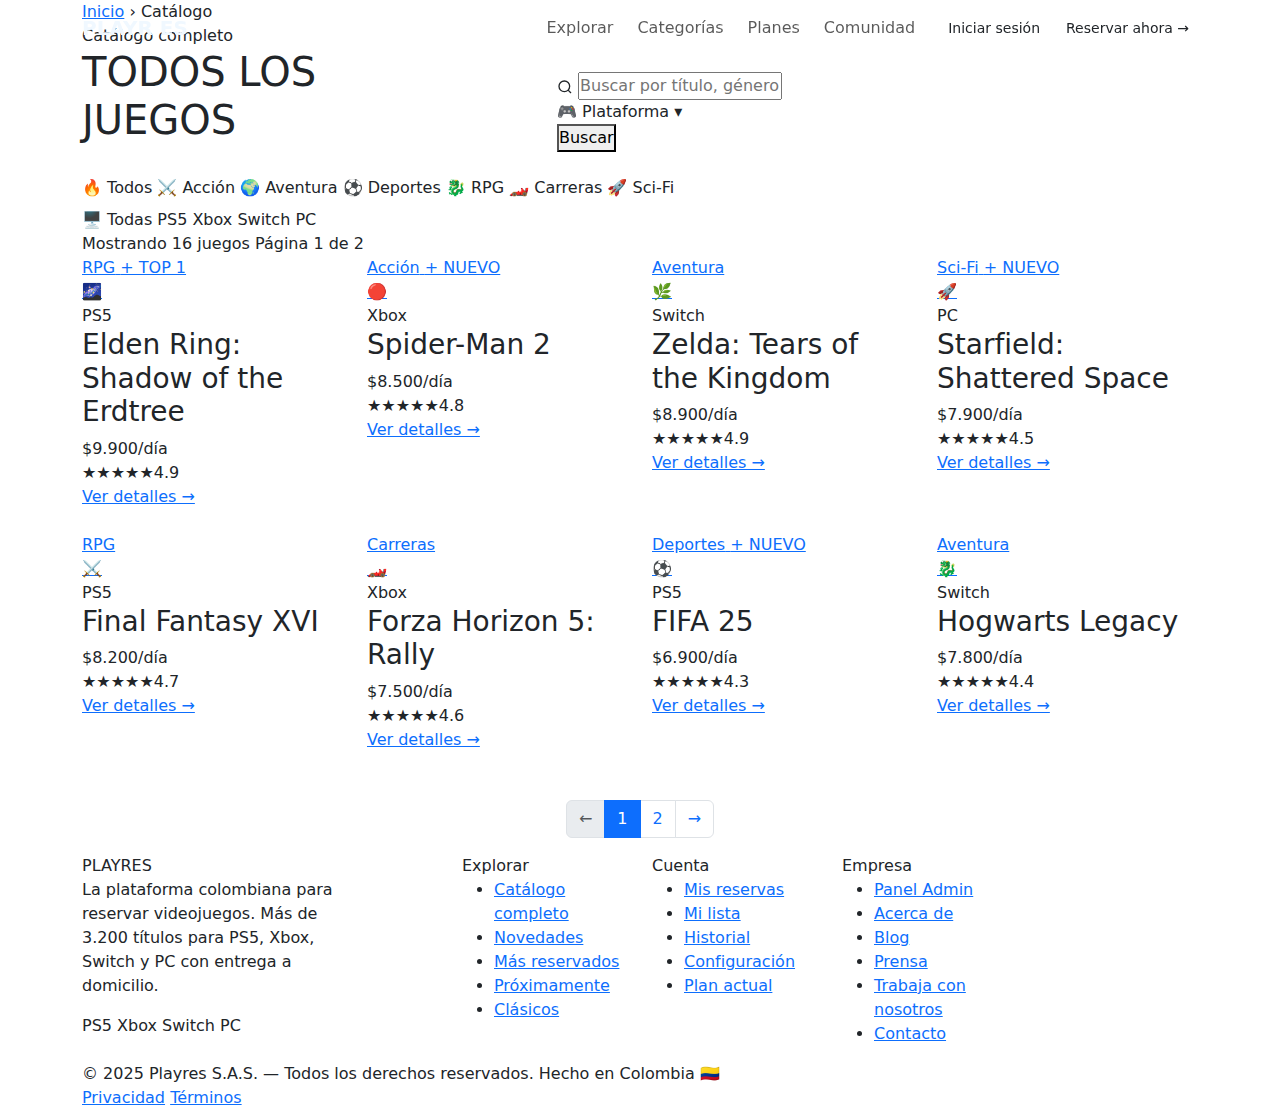
<file: catalogo.html>
<!DOCTYPE html>
<html lang="es">
<head>
  <meta charset="UTF-8" />
  <meta name="viewport" content="width=device-width, initial-scale=1.0"/>
  <title>Playres — Catálogo de Juegos</title>
  <link href="https://fonts.googleapis.com/css2?family=Michroma&family=Unica+One&display=swap" rel="stylesheet">
  <link href="https://cdn.jsdelivr.net/npm/bootstrap@5.3.3/dist/css/bootstrap.min.css" rel="stylesheet">
  <link rel="stylesheet" href="styles.css">
</head>
<body>

  <!-- NAVBAR -->
  <nav class="navbar navbar-expand-lg navbar-playres fixed-top">
    <div class="container-fluid container">
      <a class="navbar-brand fw-bold" href="index.html" style="color:aliceblue;">PLAY<span style="color:var(--red);">R</span> <span style="color:aliceblue;">ES</span></a>
      <button class="navbar-toggler" type="button" data-bs-toggle="collapse" data-bs-target="#navbarNav">
        <span class="navbar-toggler-icon"></span>
      </button>
      <div class="collapse navbar-collapse" id="navbarNav">
        <ul class="navbar-nav ms-auto mb-2 mb-lg-0 gap-lg-2 align-items-center">
          <li class="nav-item"><a class="nav-link" href="catalogo.html">Explorar</a></li>
          <li class="nav-item"><a class="nav-link" href="index.html#categorias">Categorías</a></li>
          <li class="nav-item"><a class="nav-link" href="index.html#planes">Planes</a></li>
          <li class="nav-item"><a class="nav-link" href="index.html#comunidad">Comunidad</a></li>
        </ul>
        <div class="d-flex gap-2 ms-lg-3 mt-3 mt-lg-0">
          <a href="#" class="btn btn-login btn-sm">Iniciar sesión</a>
          <a href="#" class="btn btn-reservar btn-sm">Reservar ahora →</a>
        </div>
      </div>
    </div>
  </nav>

  <!-- HEADER -->
  <section class="catalog-hero">
    <div class="container">

      <div class="breadcrumb-playres">
        <a href="index.html">Inicio</a>
        <span class="sep">›</span>
        <span class="current">Catálogo</span>
      </div>

      <div class="row align-items-end gy-4 mb-4">
        <div class="col-lg-5">
          <span class="section-label">Catálogo completo</span>
          <h1 class="section-title">TODOS LOS<br>JUEGOS</h1>
        </div>
        <div class="col-lg-7">
          <div class="search-box">
            <div class="search-input-wrapper">
              <svg width="16" height="16" fill="none" viewBox="0 0 24 24" stroke="currentColor" stroke-width="2">
                <circle cx="11" cy="11" r="8"/><path d="m21 21-4.35-4.35"/>
              </svg>
              <input type="text" id="searchInput" placeholder="Buscar por título, género, plataforma..." oninput="filterGames()">
            </div>
            <div class="search-filter" onclick="setFilter('platform','PS5')">🎮 Plataforma ▾</div>
            <button class="btn-search" onclick="filterGames()">Buscar</button>
          </div>
        </div>
      </div>

      <!-- Filtros por género -->
      <div class="filter-tags">
        <span class="filter-tag active" onclick="setFilter('genre','')">🔥 Todos</span>
        <span class="filter-tag" onclick="setFilter('genre','Acción')">⚔️ Acción</span>
        <span class="filter-tag" onclick="setFilter('genre','Aventura')">🌍 Aventura</span>
        <span class="filter-tag" onclick="setFilter('genre','Deportes')">⚽ Deportes</span>
        <span class="filter-tag" onclick="setFilter('genre','RPG')">🐉 RPG</span>
        <span class="filter-tag" onclick="setFilter('genre','Carreras')">🏎️ Carreras</span>
        <span class="filter-tag" onclick="setFilter('genre','Sci-Fi')">🚀 Sci-Fi</span>
      </div>

      <!-- Filtros por plataforma -->
      <div class="filter-tags mt-2">
        <span class="filter-tag" onclick="setFilter('platform','')">🖥️ Todas</span>
        <span class="filter-tag" onclick="setFilter('platform','PS5')">PS5</span>
        <span class="filter-tag" onclick="setFilter('platform','Xbox')">Xbox</span>
        <span class="filter-tag" onclick="setFilter('platform','Switch')">Switch</span>
        <span class="filter-tag" onclick="setFilter('platform','PC')">PC</span>
      </div>

    </div>
  </section>

  <!-- GALERÍA DE JUEGOS -->
  <section class="catalog-section" id="catalogo">
    <div class="container">

      <!-- Contador resultados -->
      <div class="catalog-result-bar">
        <span class="catalog-result-count" id="resultCount">Mostrando 12 juegos</span>
        <span class="catalog-result-page" id="pageIndicator">Página 1 de 2</span>
      </div>

      <!-- Grid de juegos -->
      <div class="row g-4" id="gamesGrid"></div>

      <!-- Paginación Bootstrap -->
      <div class="d-flex justify-content-center mt-5">
        <nav>
          <ul class="pagination pagination-playres" id="pagination"></ul>
        </nav>
      </div>

    </div>
  </section>

  <!-- FOOTER -->
  <footer class="footer">
    <div class="container">
      <div class="row gy-4">
        <div class="col-lg-3 col-md-6">
          <div class="footer-logo">PLAY<span>RES</span></div>
          <p class="footer-description">La plataforma colombiana para reservar videojuegos. Más de 3.200 títulos para PS5, Xbox, Switch y PC con entrega a domicilio.</p>
          <div class="footer-platforms">
            <span class="footer-platform-badge">PS5</span>
            <span class="footer-platform-badge">Xbox</span>
            <span class="footer-platform-badge">Switch</span>
            <span class="footer-platform-badge">PC</span>
          </div>
        </div>
        <div class="col-lg-2 col-md-6 offset-lg-1">
          <div class="footer-category-title">Explorar</div>
          <ul class="footer-links">
            <li><a href="catalogo.html">Catálogo completo</a></li>
            <li><a href="#">Novedades</a></li>
            <li><a href="#">Más reservados</a></li>
            <li><a href="#">Próximamente</a></li>
            <li><a href="#">Clásicos</a></li>
          </ul>
        </div>
        <div class="col-lg-2 col-md-6">
          <div class="footer-category-title">Cuenta</div>
          <ul class="footer-links">
            <li><a href="#">Mis reservas</a></li>
            <li><a href="#">Mi lista</a></li>
            <li><a href="#">Historial</a></li>
            <li><a href="#">Configuración</a></li>
            <li><a href="#">Plan actual</a></li>
          </ul>
        </div>
        <div class="col-lg-2 col-md-6">
          <div class="footer-category-title">Empresa</div>
          <ul class="footer-links">
            <li><a href="admin.html"> Panel Admin</a></li>
            <li><a href="#">Acerca de</a></li>
            <li><a href="#">Blog</a></li>
            <li><a href="#">Prensa</a></li>
            <li><a href="#">Trabaja con nosotros</a></li>
            <li><a href="#">Contacto</a></li>
          </ul>
        </div>
      </div>
      <div class="footer-bottom">
        <span class="footer-copyright">© 2025 Playres S.A.S. — Todos los derechos reservados. Hecho en Colombia 🇨🇴</span>
        <div class="footer-bottom-links">
          <a href="#">Privacidad</a>
          <a href="#">Términos</a>
        </div>
      </div>
    </div>
  </footer>

  <script src="https://cdn.jsdelivr.net/npm/bootstrap@5.3.3/dist/js/bootstrap.bundle.min.js"></script>
  <script>
    // Navbar scroll
    window.addEventListener('scroll', () => {
      document.querySelector('.navbar-playres').classList.toggle('scrolled', window.scrollY > 30);
    });

    // Datos de juegos
    const allGames = [
      { title:'Elden Ring: Shadow of the Erdtree', platform:'PS5',    genre:'RPG',      price:9900, rating:4.9, emoji:'🌌', bg:'game-thumb-purple', tag:'TOP 1',  tagClass:'game-tag-top' },
      { title:'Spider-Man 2',                      platform:'Xbox',   genre:'Acción',   price:8500, rating:4.8, emoji:'🔴', bg:'game-thumb-red',    tag:'NUEVO',  tagClass:'game-tag-new' },
      { title:'Zelda: Tears of the Kingdom',       platform:'Switch', genre:'Aventura', price:8900, rating:4.9, emoji:'🌿', bg:'game-thumb-green',  tag:'',       tagClass:'' },
      { title:'Starfield: Shattered Space',        platform:'PC',     genre:'Sci-Fi',   price:7900, rating:4.5, emoji:'🚀', bg:'game-thumb-blue',   tag:'NUEVO',  tagClass:'game-tag-new' },
      { title:'Final Fantasy XVI',                 platform:'PS5',    genre:'RPG',      price:8200, rating:4.7, emoji:'⚔️', bg:'game-thumb-purple', tag:'',       tagClass:'' },
      { title:'Forza Horizon 5: Rally',            platform:'Xbox',   genre:'Carreras', price:7500, rating:4.6, emoji:'🏎️', bg:'game-thumb-red',    tag:'',       tagClass:'' },
      { title:'FIFA 25',                           platform:'PS5',    genre:'Deportes', price:6900, rating:4.3, emoji:'⚽', bg:'game-thumb-green',  tag:'NUEVO',  tagClass:'game-tag-new' },
      { title:'Hogwarts Legacy',                   platform:'Switch', genre:'Aventura', price:7800, rating:4.4, emoji:'🐉', bg:'game-thumb-blue',   tag:'',       tagClass:'' },
      { title:'Call of Duty: Black Ops 6',         platform:'Xbox',   genre:'Acción',   price:9500, rating:4.6, emoji:'🔴', bg:'game-thumb-red',    tag:'NUEVO',  tagClass:'game-tag-new' },
      { title:'Cyberpunk 2077: Phantom Liberty',   platform:'PC',     genre:'RPG',      price:8800, rating:4.8, emoji:'🌌', bg:'game-thumb-purple', tag:'',       tagClass:'' },
      { title:'Mario Kart 8 Deluxe',              platform:'Switch', genre:'Carreras', price:6500, rating:4.9, emoji:'🏎️', bg:'game-thumb-green',  tag:'',       tagClass:'' },
      { title:'Resident Evil 4 Remake',            platform:'PS5',    genre:'Acción',   price:7200, rating:4.8, emoji:'🔴', bg:'game-thumb-red',    tag:'',       tagClass:'' },
      { title:'God of War: Ragnarök',              platform:'PS5',    genre:'Acción',   price:9200, rating:4.9, emoji:'⚔️', bg:'game-thumb-purple', tag:'TOP',    tagClass:'game-tag-top' },
      { title:'Halo Infinite',                     platform:'Xbox',   genre:'Acción',   price:7000, rating:4.3, emoji:'🚀', bg:'game-thumb-blue',   tag:'',       tagClass:'' },
      { title:'Pokémon Scarlet',                   platform:'Switch', genre:'RPG',      price:7500, rating:4.2, emoji:'🐉', bg:'game-thumb-green',  tag:'',       tagClass:'' },
      { title:'Baldur\'s Gate 3',                  platform:'PC',     genre:'RPG',      price:9800, rating:5.0, emoji:'🌌', bg:'game-thumb-purple', tag:'TOP',    tagClass:'game-tag-top' },
    ];

    let filteredGames = [...allGames];
    let currentPage = 1;
    const perPage = 8;
    let activeGenre = '';
    let activePlatform = '';

    // Filtrar por género o plataforma
    function setFilter(type, value) {
      if (type === 'genre') {
        activeGenre = value;
        document.querySelectorAll('.filter-tags:first-of-type .filter-tag').forEach(t => t.classList.remove('active'));
      } else {
        activePlatform = value;
        document.querySelectorAll('.filter-tags:last-of-type .filter-tag').forEach(t => t.classList.remove('active'));
      }
      event.target.classList.add('active');
      filterGames();
    }

    function filterGames() {
      const q = document.getElementById('searchInput').value.toLowerCase();
      filteredGames = allGames.filter(g =>
        (!q              || g.title.toLowerCase().includes(q) || g.genre.toLowerCase().includes(q) || g.platform.toLowerCase().includes(q)) &&
        (!activeGenre    || g.genre    === activeGenre) &&
        (!activePlatform || g.platform === activePlatform)
      );
      currentPage = 1;
      renderGames();
    }

    function renderGames() {
      const start = (currentPage - 1) * perPage;
      const slice = filteredGames.slice(start, start + perPage);
      const grid  = document.getElementById('gamesGrid');
      const totalPages = Math.ceil(filteredGames.length / perPage);

      // Actualizar contadores
      document.getElementById('resultCount').textContent = `Mostrando ${filteredGames.length} juego${filteredGames.length !== 1 ? 's' : ''}`;
      document.getElementById('pageIndicator').textContent = `Página ${currentPage} de ${totalPages || 1}`;

      // Renderizar tarjetas
      grid.innerHTML = slice.length === 0
        ? `<div class="col-12 catalog-empty"><p>No se encontraron juegos con ese filtro.</p></div>`
        : slice.map(g => `
            <div class="col-lg-3 col-md-4 col-sm-6">
              <div class="game-card catalog-card">
                <a href="product-detail.html" class="catalog-card-link">
                  <div class="game-thumbnail ${g.bg}">
                    <div class="game-tags">
                      <span class="game-tag">${g.genre}</span>
                      ${g.tag ? `<span class="${g.tagClass}">+ ${g.tag}</span>` : ''}
                    </div>
                    ${g.emoji}
                  </div>
                </a>
                <div class="game-card-info">
                  <div class="game-platform">${g.platform}</div>
                  <h3 class="game-title-catalog">${g.title}</h3>
                  <div class="game-bottom">
                    <div class="game-price">$${g.price.toLocaleString('es-CO')}<span>/día</span></div>
                    <div><span class="game-stars">★★★★★</span><span class="game-rating">${g.rating}</span></div>
                  </div>
                  <a href="product-detail.html" class="catalog-btn-ver">Ver detalles →</a>
                </div>
              </div>
            </div>
          `).join('');

      // Renderizar paginación Bootstrap
      const pag = document.getElementById('pagination');
      pag.innerHTML = '';

      // Botón anterior
      pag.innerHTML += `
        <li class="page-item ${currentPage === 1 ? 'disabled' : ''}">
          <a class="page-link" href="#catalogo" onclick="goPage(${currentPage - 1})">←</a>
        </li>`;

      // Números de página
      for (let i = 1; i <= totalPages; i++) {
        pag.innerHTML += `
          <li class="page-item ${i === currentPage ? 'active' : ''}">
            <a class="page-link" href="#catalogo" onclick="goPage(${i})">${i}</a>
          </li>`;
      }

      // Botón siguiente
      pag.innerHTML += `
        <li class="page-item ${currentPage === totalPages || totalPages === 0 ? 'disabled' : ''}">
          <a class="page-link" href="#catalogo" onclick="goPage(${currentPage + 1})">→</a>
        </li>`;
    }

    function goPage(n) {
      const totalPages = Math.ceil(filteredGames.length / perPage);
      if (n < 1 || n > totalPages) return;
      currentPage = n;
      renderGames();
    }

    // Iniciar
    renderGames();
  </script>
</body>
</html>
</file>
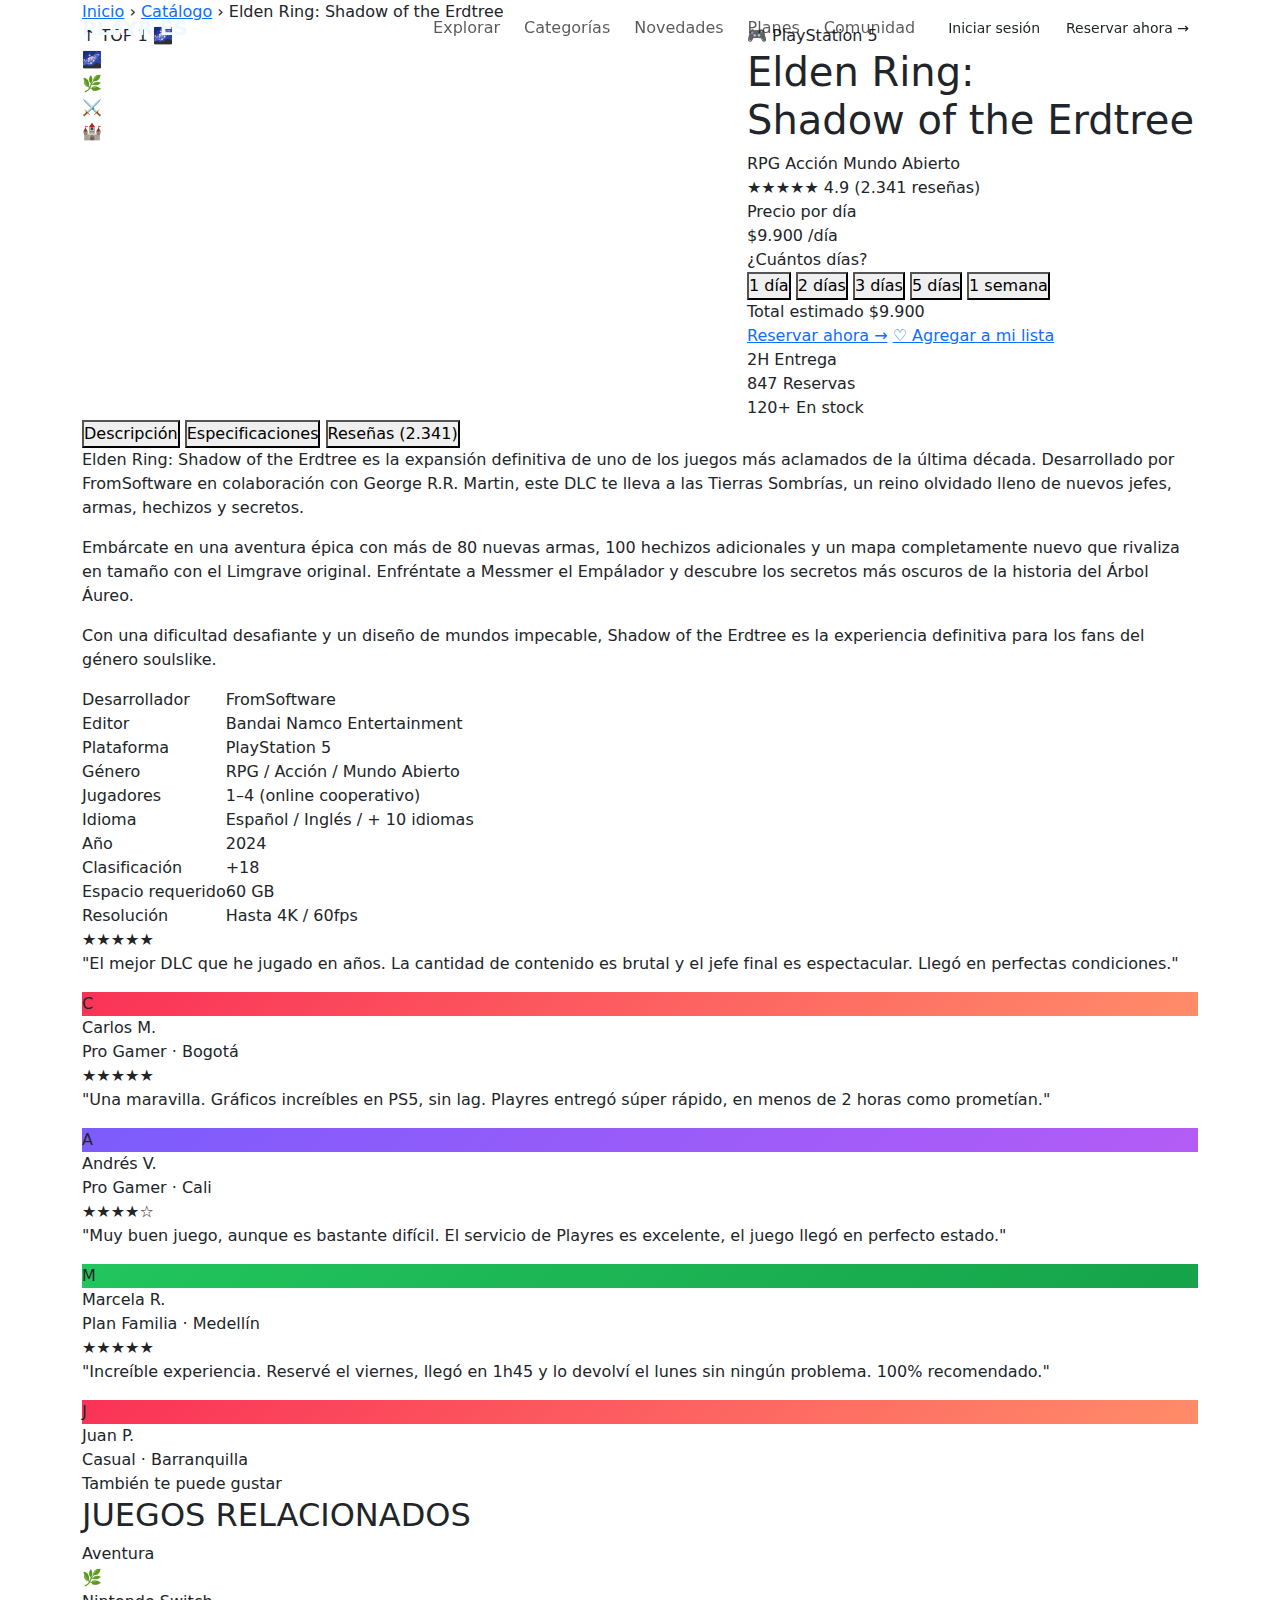
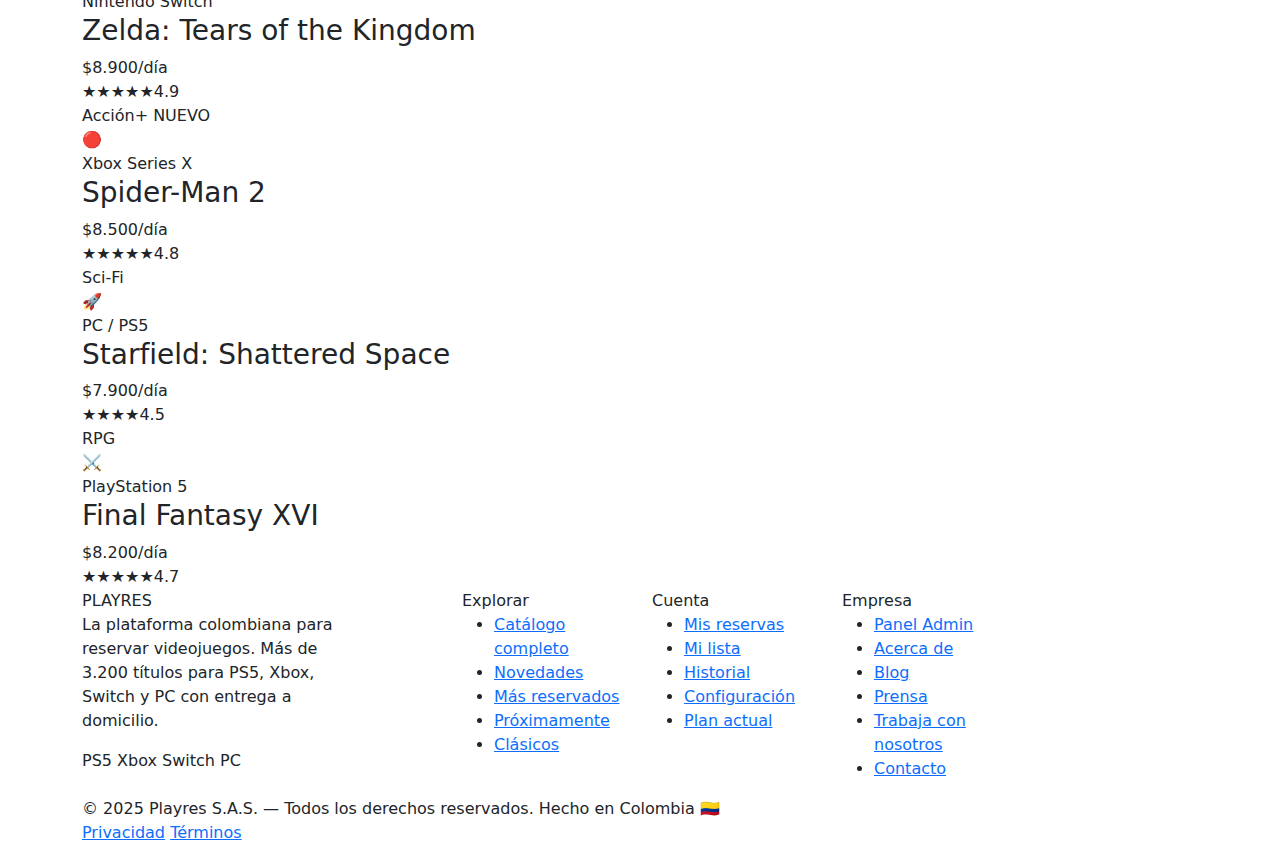
<file: product-detail.html>
<!DOCTYPE html>
<html lang="es">
<head>
  <meta charset="UTF-8" />
  <meta name="viewport" content="width=device-width, initial-scale=1.0"/>
  <title>Playres — Detalle del Juego</title>
  <link href="https://fonts.googleapis.com/css2?family=Michroma&family=Unica+One&display=swap" rel="stylesheet">
  <link href="https://cdn.jsdelivr.net/npm/bootstrap@5.3.3/dist/css/bootstrap.min.css" rel="stylesheet">
  <link rel="stylesheet" href="styles.css">
</head>
<body>

  <!-- NAVBAR -->
  <nav class="navbar navbar-expand-lg navbar-playres fixed-top">
    <div class="container-fluid container">
      <a class="navbar-brand fw-bold" href="index.html" style="color:aliceblue;">PLAY<span style="color:var(--red);">R</span> <span style="color:aliceblue;">ES</span></a>
      <button class="navbar-toggler" type="button" data-bs-toggle="collapse" data-bs-target="#navbarNav">
        <span class="navbar-toggler-icon"></span>
      </button>
      <div class="collapse navbar-collapse" id="navbarNav">
        <ul class="navbar-nav ms-auto mb-2 mb-lg-0 gap-lg-2 align-items-center">
          <li class="nav-item"><a class="nav-link" href="index.html#explorar">Explorar</a></li>
          <li class="nav-item"><a class="nav-link" href="index.html#categorias">Categorías</a></li>
          <li class="nav-item"><a class="nav-link" href="index.html#catalogo">Novedades</a></li>
          <li class="nav-item"><a class="nav-link" href="index.html#planes">Planes</a></li>
          <li class="nav-item"><a class="nav-link" href="index.html#comunidad">Comunidad</a></li>
        </ul>
        <div class="d-flex gap-2 ms-lg-3 mt-3 mt-lg-0">
          <a href="#" class="btn btn-login btn-sm">Iniciar sesión</a>
          <a href="#" class="btn btn-reservar btn-sm">Reservar ahora →</a>
        </div>
      </div>
    </div>
  </nav>

  <!-- HERO DETALLE -->
  <section class="detail-hero">
    <div class="container">

      <div class="breadcrumb-playres">
        <a href="index.html">Inicio</a>
        <span class="sep">›</span>
        <a href="index.html#catalogo">Catálogo</a>
        <span class="sep">›</span>
        <span class="current">Elden Ring: Shadow of the Erdtree</span>
      </div>

      <div class="row gy-4">

        <!-- Galería -->
        <div class="col-lg-7">
          <div class="gallery-main" id="galleryMain">
            <span class="gallery-badge">↑ TOP 1</span>
            <span id="galleryEmoji" style="position:relative;z-index:1;">🌌</span>
          </div>
          <div class="gallery-thumbs">
            <div class="gallery-thumb gallery-thumb-bg1 active" onclick="changeGallery(this,'🌌','#1a1040','#0d0820')">🌌</div>
            <div class="gallery-thumb gallery-thumb-bg2" onclick="changeGallery(this,'🌿','#0d1a10','#081a0d')">🌿</div>
            <div class="gallery-thumb gallery-thumb-bg3" onclick="changeGallery(this,'⚔️','#1a0010','#300010')">⚔️</div>
            <div class="gallery-thumb gallery-thumb-bg4" onclick="changeGallery(this,'🏰','#0a0a1a','#101030')">🏰</div>
          </div>
        </div>

        <!-- Info -->
        <div class="col-lg-5">
          <div class="detail-info">

            <div class="platform-badge-detail">🎮 PlayStation 5</div>

            <h1 class="detail-title">Elden Ring:<br>Shadow of the Erdtree</h1>

            <div class="detail-genre-row">
              <span class="genre-tag">RPG</span>
              <span class="genre-tag">Acción</span>
              <span class="genre-tag">Mundo Abierto</span>
            </div>

            <div class="detail-rating">
              <span class="detail-stars">★★★★★</span>
              <span class="detail-rating-num">4.9</span>
              <span class="detail-rating-count">(2.341 reseñas)</span>
            </div>

            <div class="detail-price-box">
              <div class="detail-price-label">Precio por día</div>
              <div class="detail-price-amount">$9.900 <span>/día</span></div>
            </div>

            <div class="days-label">¿Cuántos días?</div>
            <div class="days-selector">
              <button class="day-btn active" onclick="selectDays(this,1)">1 día</button>
              <button class="day-btn" onclick="selectDays(this,2)">2 días</button>
              <button class="day-btn" onclick="selectDays(this,3)">3 días</button>
              <button class="day-btn" onclick="selectDays(this,5)">5 días</button>
              <button class="day-btn" onclick="selectDays(this,7)">1 semana</button>
            </div>

            <div class="detail-total">
              <span class="detail-total-label">Total estimado</span>
              <span class="detail-total-value" id="totalDisplay">$9.900</span>
            </div>

            <a href="#" class="btn-reservar-detail">Reservar ahora →</a>
            <a href="#" class="btn-wishlist">♡ Agregar a mi lista</a>

            <div class="detail-meta-row">
              <div class="detail-meta-item">
                <span class="detail-meta-value">2H</span>
                <span class="detail-meta-label">Entrega</span>
              </div>
              <div class="detail-meta-item">
                <span class="detail-meta-value">847</span>
                <span class="detail-meta-label">Reservas</span>
              </div>
              <div class="detail-meta-item">
                <span class="detail-meta-value">120+</span>
                <span class="detail-meta-label">En stock</span>
              </div>
            </div>

          </div>
        </div>
      </div>
    </div>
  </section>

  <!-- TABS -->
  <section class="detail-section">
    <div class="container">

      <div class="detail-tabs">
        <button class="detail-tab active" onclick="switchTab(this,'tab-desc')">Descripción</button>
        <button class="detail-tab" onclick="switchTab(this,'tab-specs')">Especificaciones</button>
        <button class="detail-tab" onclick="switchTab(this,'tab-reviews')">Reseñas (2.341)</button>
      </div>

      <div class="tab-content-playres active" id="tab-desc">
        <div class="detail-description">
          <p>Elden Ring: Shadow of the Erdtree es la expansión definitiva de uno de los juegos más aclamados de la última década. Desarrollado por FromSoftware en colaboración con George R.R. Martin, este DLC te lleva a las Tierras Sombrías, un reino olvidado lleno de nuevos jefes, armas, hechizos y secretos.</p>
          <p>Embárcate en una aventura épica con más de 80 nuevas armas, 100 hechizos adicionales y un mapa completamente nuevo que rivaliza en tamaño con el Limgrave original. Enfréntate a Messmer el Empálador y descubre los secretos más oscuros de la historia del Árbol Áureo.</p>
          <p>Con una dificultad desafiante y un diseño de mundos impecable, Shadow of the Erdtree es la experiencia definitiva para los fans del género soulslike.</p>
        </div>
      </div>

      <div class="tab-content-playres" id="tab-specs">
        <table class="specs-table">
          <tr><td>Desarrollador</td><td>FromSoftware</td></tr>
          <tr><td>Editor</td><td>Bandai Namco Entertainment</td></tr>
          <tr><td>Plataforma</td><td>PlayStation 5</td></tr>
          <tr><td>Género</td><td>RPG / Acción / Mundo Abierto</td></tr>
          <tr><td>Jugadores</td><td>1–4 (online cooperativo)</td></tr>
          <tr><td>Idioma</td><td>Español / Inglés / + 10 idiomas</td></tr>
          <tr><td>Año</td><td>2024</td></tr>
          <tr><td>Clasificación</td><td>+18</td></tr>
          <tr><td>Espacio requerido</td><td>60 GB</td></tr>
          <tr><td>Resolución</td><td>Hasta 4K / 60fps</td></tr>
        </table>
      </div>

      <div class="tab-content-playres" id="tab-reviews">
        <div class="reviews-grid">
          <div class="review-card">
            <div class="review-stars">★★★★★</div>
            <p class="review-text">"El mejor DLC que he jugado en años. La cantidad de contenido es brutal y el jefe final es espectacular. Llegó en perfectas condiciones."</p>
            <div class="review-author">
              <div class="review-avatar" style="background:linear-gradient(135deg,#fa3257,#ff8c69);">C</div>
              <div><div class="review-name">Carlos M.</div><div class="review-meta">Pro Gamer · Bogotá</div></div>
            </div>
          </div>
          <div class="review-card">
            <div class="review-stars">★★★★★</div>
            <p class="review-text">"Una maravilla. Gráficos increíbles en PS5, sin lag. Playres entregó súper rápido, en menos de 2 horas como prometían."</p>
            <div class="review-author">
              <div class="review-avatar" style="background:linear-gradient(135deg,#7c5cfc,#b45cf6);">A</div>
              <div><div class="review-name">Andrés V.</div><div class="review-meta">Pro Gamer · Cali</div></div>
            </div>
          </div>
          <div class="review-card">
            <div class="review-stars">★★★★☆</div>
            <p class="review-text">"Muy buen juego, aunque es bastante difícil. El servicio de Playres es excelente, el juego llegó en perfecto estado."</p>
            <div class="review-author">
              <div class="review-avatar" style="background:linear-gradient(135deg,#22c55e,#16a34a);">M</div>
              <div><div class="review-name">Marcela R.</div><div class="review-meta">Plan Familia · Medellín</div></div>
            </div>
          </div>
          <div class="review-card">
            <div class="review-stars">★★★★★</div>
            <p class="review-text">"Increíble experiencia. Reservé el viernes, llegó en 1h45 y lo devolví el lunes sin ningún problema. 100% recomendado."</p>
            <div class="review-author">
              <div class="review-avatar" style="background:linear-gradient(135deg,#fa3257,#ff8c69);">J</div>
              <div><div class="review-name">Juan P.</div><div class="review-meta">Casual · Barranquilla</div></div>
            </div>
          </div>
        </div>
      </div>

    </div>
  </section>

  <!-- RELACIONADOS -->
  <section class="related-section">
    <div class="container">
      <span class="section-label">También te puede gustar</span>
      <h2 class="section-title">JUEGOS RELACIONADOS</h2>
      <div class="related-grid">
        <div class="game-card">
          <div class="game-thumbnail game-thumb-green">
            <div class="game-tags"><span class="game-tag">Aventura</span></div>🌿
          </div>
          <div class="game-card-info">
            <div class="game-platform">Nintendo Switch</div>
            <h3 class="game-title-catalog">Zelda: Tears of the Kingdom</h3>
            <div class="game-bottom">
              <div class="game-price">$8.900<span>/día</span></div>
              <div><span class="game-stars">★★★★★</span><span class="game-rating">4.9</span></div>
            </div>
          </div>
        </div>
        <div class="game-card">
          <div class="game-thumbnail game-thumb-red">
            <div class="game-tags"><span class="game-tag">Acción</span><span class="game-tag-new">+ NUEVO</span></div>🔴
          </div>
          <div class="game-card-info">
            <div class="game-platform">Xbox Series X</div>
            <h3 class="game-title-catalog">Spider-Man 2</h3>
            <div class="game-bottom">
              <div class="game-price">$8.500<span>/día</span></div>
              <div><span class="game-stars">★★★★★</span><span class="game-rating">4.8</span></div>
            </div>
          </div>
        </div>
        <div class="game-card">
          <div class="game-thumbnail game-thumb-blue">
            <div class="game-tags"><span class="game-tag">Sci-Fi</span></div>🚀
          </div>
          <div class="game-card-info">
            <div class="game-platform">PC / PS5</div>
            <h3 class="game-title-catalog">Starfield: Shattered Space</h3>
            <div class="game-bottom">
              <div class="game-price">$7.900<span>/día</span></div>
              <div><span class="game-stars">★★★★</span><span class="game-rating">4.5</span></div>
            </div>
          </div>
        </div>
        <div class="game-card">
          <div class="game-thumbnail game-thumb-purple">
            <div class="game-tags"><span class="game-tag">RPG</span></div>⚔️
          </div>
          <div class="game-card-info">
            <div class="game-platform">PlayStation 5</div>
            <h3 class="game-title-catalog">Final Fantasy XVI</h3>
            <div class="game-bottom">
              <div class="game-price">$8.200<span>/día</span></div>
              <div><span class="game-stars">★★★★★</span><span class="game-rating">4.7</span></div>
            </div>
          </div>
        </div>
      </div>
    </div>
  </section>

  <!-- FOOTER -->
  <footer class="footer">
    <div class="container">
      <div class="row gy-4">
        <div class="col-lg-3 col-md-6">
          <div class="footer-logo">PLAY<span>RES</span></div>
          <p class="footer-description">La plataforma colombiana para reservar videojuegos. Más de 3.200 títulos para PS5, Xbox, Switch y PC con entrega a domicilio.</p>
          <div class="footer-platforms">
            <span class="footer-platform-badge">PS5</span>
            <span class="footer-platform-badge">Xbox</span>
            <span class="footer-platform-badge">Switch</span>
            <span class="footer-platform-badge">PC</span>
          </div>
        </div>
        <div class="col-lg-2 col-md-6 offset-lg-1">
          <div class="footer-category-title">Explorar</div>
          <ul class="footer-links">
            <li><a href="#">Catálogo completo</a></li>
            <li><a href="#">Novedades</a></li>
            <li><a href="#">Más reservados</a></li>
            <li><a href="#">Próximamente</a></li>
            <li><a href="#">Clásicos</a></li>
          </ul>
        </div>
        <div class="col-lg-2 col-md-6">
          <div class="footer-category-title">Cuenta</div>
          <ul class="footer-links">
            <li><a href="#">Mis reservas</a></li>
            <li><a href="#">Mi lista</a></li>
            <li><a href="#">Historial</a></li>
            <li><a href="#">Configuración</a></li>
            <li><a href="#">Plan actual</a></li>
          </ul>
        </div>
        <div class="col-lg-2 col-md-6">
          <div class="footer-category-title">Empresa</div>
          <ul class="footer-links">
            <li><a href="admin.html"> Panel Admin</a></li>
            <li><a href="#">Acerca de</a></li>
            <li><a href="#">Blog</a></li>
            <li><a href="#">Prensa</a></li>
            <li><a href="#">Trabaja con nosotros</a></li>
            <li><a href="#">Contacto</a></li>
          </ul>
        </div>
      </div>
      <div class="footer-bottom">
        <span class="footer-copyright">© 2025 Playres S.A.S. — Todos los derechos reservados. Hecho en Colombia 🇨🇴</span>
        <div class="footer-bottom-links">
          <a href="#">Privacidad</a>
          <a href="#">Términos</a>
        </div>
      </div>
    </div>
  </footer>

  <script src="https://cdn.jsdelivr.net/npm/bootstrap@5.3.3/dist/js/bootstrap.bundle.min.js"></script>
  <script>
    window.addEventListener('scroll', () => {
      document.querySelector('.navbar-playres').classList.toggle('scrolled', window.scrollY > 30);
    });

    function changeGallery(el, emoji, c1, c2) {
      document.querySelectorAll('.gallery-thumb').forEach(t => t.classList.remove('active'));
      el.classList.add('active');
      document.getElementById('galleryEmoji').textContent = emoji;
      document.getElementById('galleryMain').style.background = `linear-gradient(135deg,${c1},${c2})`;
    }

    const PRICE = 9900;
    function selectDays(el, days) {
      document.querySelectorAll('.day-btn').forEach(b => b.classList.remove('active'));
      el.classList.add('active');
      document.getElementById('totalDisplay').textContent = '$' + (PRICE * days).toLocaleString('es-CO');
    }

    function switchTab(el, tabId) {
      document.querySelectorAll('.detail-tab').forEach(t => t.classList.remove('active'));
      document.querySelectorAll('.tab-content-playres').forEach(t => t.classList.remove('active'));
      el.classList.add('active');
      document.getElementById(tabId).classList.add('active');
    }
  </script>
</body>
</html>
</file>
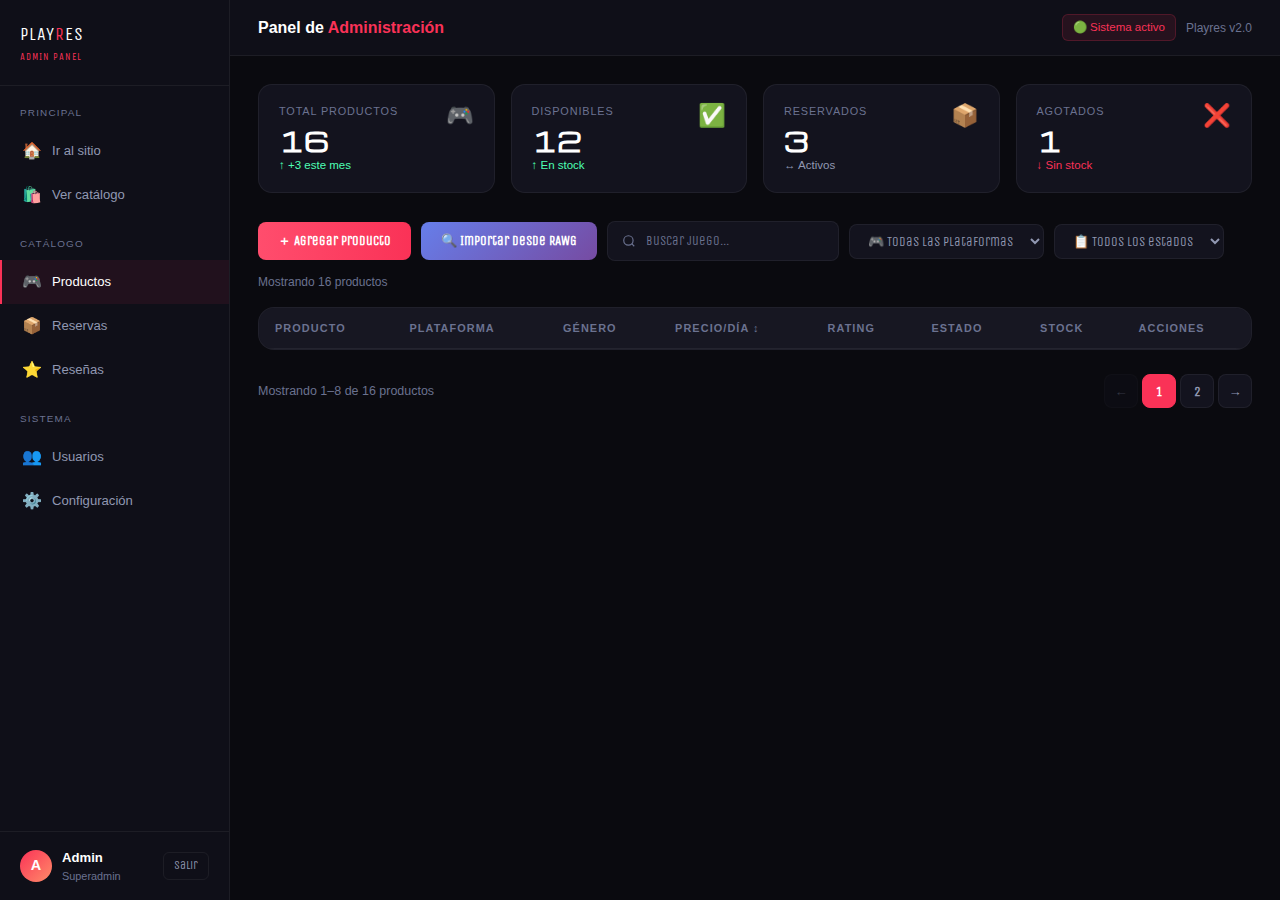
<file: frontend/admin.html>
<!doctype html>
<html lang="es">
  <head>
    <meta charset="UTF-8" />
    <meta name="viewport" content="width=device-width, initial-scale=1.0" />
    <title>Playres — Panel de Administración</title>
    <link
      href="https://fonts.googleapis.com/css2?family=Michroma&family=Unica+One&display=swap"
      rel="stylesheet"
    />
    <link
      href="https://cdn.jsdelivr.net/npm/bootstrap@5.3.3/dist/css/bootstrap.min.css"
      rel="stylesheet"
    />
    <link rel="stylesheet" href="css/styles.css" />
  </head>
  <body>
    <div class="admin-wrapper">
      <!-- SIDEBAR -->
      <aside class="admin-sidebar">
        <div class="sidebar-brand">
          PLAY<span>R</span>ES
          <span class="sidebar-brand-sub">ADMIN PANEL</span>
        </div>

        <div class="sidebar-label">Principal</div>
        <ul class="sidebar-nav">
          <li>
            <a href="index.html"
              ><span class="nav-icon">🏠</span> Ir al sitio</a
            >
          </li>
          <li>
            <a href="catalogo.html"
              ><span class="nav-icon">🛍️</span> Ver catálogo</a
            >
          </li>
        </ul>

        <div class="sidebar-label">Catálogo</div>
        <ul class="sidebar-nav">
          <li>
            <a href="admin.html" class="active"
              ><span class="nav-icon">🎮</span> Productos</a
            >
          </li>
          <li>
            <a href="#"><span class="nav-icon">📦</span> Reservas</a>
          </li>
          <li>
            <a href="#"><span class="nav-icon">⭐</span> Reseñas</a>
          </li>
        </ul>

        <div class="sidebar-label">Sistema</div>
        <ul class="sidebar-nav">
          <li>
            <a href="#"><span class="nav-icon">👥</span> Usuarios</a>
          </li>
          <li>
            <a href="#"><span class="nav-icon">⚙️</span> Configuración</a>
          </li>
        </ul>

        <div class="sidebar-footer">
          <div class="sidebar-user">
            <div class="sidebar-avatar">A</div>
            <div>
              <div class="sidebar-user-name">Admin</div>
              <div class="sidebar-user-role">Superadmin</div>
            </div>
            <a href="index.html" class="sidebar-exit-btn">Salir</a>
          </div>
        </div>
      </aside>

      <!-- MAIN -->
      <main class="admin-main">
        <!-- Topbar -->
        <div class="admin-topbar">
          <div class="topbar-title">Panel de <span>Administración</span></div>
          <div class="topbar-actions">
            <span class="topbar-badge">🟢 Sistema activo</span>
            <span class="admin-version-label">Playres v2.0</span>
          </div>
        </div>

        <div class="admin-content">
          <!-- Stats -->
          <div class="stats-grid">
            <div class="stat-card">
              <span class="stat-card-icon">🎮</span>
              <div class="stat-card-label">Total productos</div>
              <div class="stat-card-value" id="totalCount">16</div>
              <div class="stat-card-sub up">↑ +3 este mes</div>
            </div>
            <div class="stat-card">
              <span class="stat-card-icon">✅</span>
              <div class="stat-card-label">Disponibles</div>
              <div class="stat-card-value" id="availCount">12</div>
              <div class="stat-card-sub up">↑ En stock</div>
            </div>
            <div class="stat-card">
              <span class="stat-card-icon">📦</span>
              <div class="stat-card-label">Reservados</div>
              <div class="stat-card-value" id="reservedCount">3</div>
              <div class="stat-card-sub">↔ Activos</div>
            </div>
            <div class="stat-card">
              <span class="stat-card-icon">❌</span>
              <div class="stat-card-label">Agotados</div>
              <div class="stat-card-value" id="outCount">1</div>
              <div class="stat-card-sub down">↓ Sin stock</div>
            </div>
          </div>

          <!-- Toolbar -->
          <div class="table-toolbar">
            <div class="table-toolbar-left">
              <button class="btn-add-product" onclick="openAddModal()">
                ＋ Agregar producto
              </button>
              <button
                class="btn-add-product"
                onclick="openImportModal()"
                style="
                  background: linear-gradient(135deg, #667eea 0%, #764ba2 100%);
                "
              >
                🔍 Importar desde RAWG
              </button>
              <div class="admin-search">
                <svg
                  width="14"
                  height="14"
                  fill="none"
                  viewBox="0 0 24 24"
                  stroke="currentColor"
                  stroke-width="2"
                  style="color: var(--muted); flex-shrink: 0"
                >
                  <circle cx="11" cy="11" r="8" />
                  <path d="m21 21-4.35-4.35" />
                </svg>
                <input
                  type="text"
                  id="searchInput"
                  placeholder="Buscar juego..."
                  oninput="filterTable()"
                />
              </div>
              <select
                class="admin-filter-select"
                id="platformFilter"
                onchange="filterTable()"
              >
                <option value="">🎮 Todas las plataformas</option>
                <option value="PS5">PlayStation 5</option>
                <option value="Xbox">Xbox Series X</option>
                <option value="Switch">Nintendo Switch</option>
                <option value="PC">PC</option>
              </select>
              <select
                class="admin-filter-select"
                id="statusFilter"
                onchange="filterTable()"
              >
                <option value="">📋 Todos los estados</option>
                <option value="disponible">Disponible</option>
                <option value="reservado">Reservado</option>
                <option value="agotado">Agotado</option>
              </select>
            </div>
            <div class="admin-result-count" id="resultCount">
              Mostrando 16 productos
            </div>
          </div>

          <!-- Tabla -->
          <div class="admin-table-wrap">
            <table class="admin-table">
              <thead>
                <tr>
                  <th>Producto</th>
                  <th>Plataforma</th>
                  <th>Género</th>
                  <th class="sortable">Precio/día ↕</th>
                  <th>Rating</th>
                  <th>Estado</th>
                  <th>Stock</th>
                  <th>Acciones</th>
                </tr>
              </thead>
              <tbody id="tableBody"></tbody>
            </table>
          </div>

          <!-- Paginación -->
          <div class="admin-pagination">
            <div class="pagination-info" id="pagInfo">
              Mostrando 1–8 de 16 productos
            </div>
            <div class="pagination-btns">
              <button
                class="pag-btn"
                id="prevPage"
                onclick="changePage(-1)"
                disabled
              >
                ←
              </button>
              <button class="pag-btn active" id="page1" onclick="goPage(1)">
                1
              </button>
              <button class="pag-btn" id="page2" onclick="goPage(2)">2</button>
              <button class="pag-btn" id="nextPage" onclick="changePage(1)">
                →
              </button>
            </div>
          </div>
        </div>
      </main>
    </div>

    <!-- MODAL AGREGAR / EDITAR -->
    <div class="modal fade modal-playres" id="productModal" tabindex="-1">
      <div class="modal-dialog modal-lg modal-dialog-centered">
        <div class="modal-content">
          <div class="modal-header">
            <h5 class="modal-title" id="modalTitle">➕ Agregar producto</h5>
            <button
              type="button"
              class="btn-close"
              data-bs-dismiss="modal"
            ></button>
          </div>
          <div class="modal-body">
            <input type="hidden" id="editIndex" value="-1" />
            <div class="row g-3">
              <div class="col-md-8">
                <label class="form-label-playres">Título del juego</label>
                <input
                  type="text"
                  class="form-control-playres"
                  id="fTitle"
                  placeholder="Ej: Elden Ring"
                />
              </div>
              <div class="col-md-4">
                <label class="form-label-playres">Plataforma</label>
                <select class="form-control-playres" id="fPlatform">
                  <option value="PS5">PlayStation 5</option>
                  <option value="Xbox">Xbox Series X</option>
                  <option value="Switch">Nintendo Switch</option>
                  <option value="PC">PC</option>
                </select>
              </div>
              <div class="col-md-4">
                <label class="form-label-playres">Género</label>
                <select class="form-control-playres" id="fGenre">
                  <option>RPG</option>
                  <option>Acción</option>
                  <option>Aventura</option>
                  <option>Deportes</option>
                  <option>Carreras</option>
                  <option>Sci-Fi</option>
                  <option>Puzzle</option>
                </select>
              </div>
              <div class="col-md-4">
                <label class="form-label-playres">Precio por día ($)</label>
                <input
                  type="number"
                  class="form-control-playres"
                  id="fPrice"
                  placeholder="9900"
                />
              </div>
              <div class="col-md-4">
                <label class="form-label-playres">Stock disponible</label>
                <input
                  type="number"
                  class="form-control-playres"
                  id="fStock"
                  placeholder="50"
                />
              </div>
              <div class="col-md-4">
                <label class="form-label-playres">Rating (1–5)</label>
                <input
                  type="number"
                  class="form-control-playres"
                  id="fRating"
                  placeholder="4.9"
                  step="0.1"
                  min="1"
                  max="5"
                />
              </div>
              <div class="col-md-4">
                <label class="form-label-playres">Estado</label>
                <select class="form-control-playres" id="fStatus">
                  <option value="disponible">Disponible</option>
                  <option value="reservado">Reservado</option>
                  <option value="agotado">Agotado</option>
                </select>
              </div>
              <div class="col-md-4">
                <label class="form-label-playres">Emoji / Ícono</label>
                <select class="form-control-playres" id="fEmoji">
                  <option value="🌌">🌌 Galaxia</option>
                  <option value="🔴">🔴 Rojo</option>
                  <option value="🌿">🌿 Aventura</option>
                  <option value="🚀">🚀 Sci-Fi</option>
                  <option value="⚔️">⚔️ Espada</option>
                  <option value="🏎️">🏎️ Carrera</option>
                  <option value="🐉">🐉 Dragón</option>
                  <option value="⚽">⚽ Deportes</option>
                </select>
              </div>
            </div>
          </div>
          <div class="modal-footer">
            <button class="btn-cancel-modal" data-bs-dismiss="modal">
              Cancelar
            </button>
            <button class="btn-save-modal" onclick="saveProduct()">
              Guardar producto
            </button>
          </div>
        </div>
      </div>
    </div>

    <!-- MODAL IMPORTAR DESDE RAWG -->
    <div class="modal fade modal-playres" id="importRawgModal" tabindex="-1">
      <div class="modal-dialog modal-lg modal-dialog-centered">
        <div class="modal-content">
          <div class="modal-header">
            <h5 class="modal-title">🔍 Importar juego desde RAWG</h5>
            <button
              type="button"
              class="btn-close"
              data-bs-dismiss="modal"
            ></button>
          </div>
          <div class="modal-body">
            <!-- BÚSQUEDA -->
            <div class="mb-3">
              <label class="form-label-playres">Buscar juego en RAWG</label>
              <div style="display: flex; gap: 8px">
                <input
                  type="text"
                  class="form-control-playres"
                  id="rawgSearchInput"
                  placeholder="Ej: Elden Ring, Hogwarts Legacy..."
                  style="flex: 1"
                />
                <button
                  class="btn-save-modal"
                  onclick="searchRawgGames()"
                  style="padding: 8px 20px"
                >
                  Buscar
                </button>
              </div>
            </div>

            <!-- RESULTADOS DE BÚSQUEDA -->
            <div
              id="rawgSearchResults"
              style="
                max-height: 300px;
                overflow-y: auto;
                margin-bottom: 20px;
                display: none;
              "
            >
              <label class="form-label-playres">Resultados:</label>
              <div
                id="rawgResultsList"
                style="border: 1px solid var(--border); border-radius: 8px"
              ></div>
            </div>

            <!-- FORMULARIO DE IMPORTACIÓN -->
            <div id="rawgImportForm" style="display: none">
              <hr style="margin: 20px 0; border-color: var(--border)" />
              <h6 style="color: #fff; margin-bottom: 15px">
                Configurar importación
              </h6>
              <div class="row g-3">
                <div class="col-md-6">
                  <label class="form-label-playres">Juego seleccionado</label>
                  <input
                    type="text"
                    class="form-control-playres"
                    id="selectedGameTitle"
                    readonly
                  />
                </div>
                <div class="col-md-6">
                  <label class="form-label-playres">Plataforma</label>
                  <select class="form-control-playres" id="importPlatform">
                    <option value="PS5">PlayStation 5</option>
                    <option value="Xbox">Xbox Series X</option>
                    <option value="Switch">Nintendo Switch</option>
                    <option value="PC">PC</option>
                  </select>
                </div>
                <div class="col-md-4">
                  <label class="form-label-playres">Precio por día ($)</label>
                  <input
                    type="number"
                    class="form-control-playres"
                    id="importPrice"
                    placeholder="9900"
                  />
                </div>
                <div class="col-md-4">
                  <label class="form-label-playres">Stock</label>
                  <input
                    type="number"
                    class="form-control-playres"
                    id="importStock"
                    placeholder="10"
                  />
                </div>
                <div class="col-md-4">
                  <label class="form-label-playres">Estado</label>
                  <select class="form-control-playres" id="importStatus">
                    <option value="disponible">Disponible</option>
                    <option value="reservado">Reservado</option>
                    <option value="agotado">Agotado</option>
                  </select>
                </div>
              </div>
            </div>

            <input type="hidden" id="selectedRawgId" />
          </div>
          <div class="modal-footer">
            <button class="btn-cancel-modal" data-bs-dismiss="modal">
              Cancelar
            </button>
            <button
              class="btn-save-modal"
              id="importConfirmBtn"
              onclick="confirmImportGame()"
              style="display: none"
            >
              ✅ Importar
            </button>
          </div>
        </div>
      </div>
    </div>

    <!-- MODAL ELIMINAR -->
    <div class="modal fade modal-playres" id="deleteModal" tabindex="-1">
      <div class="modal-dialog modal-dialog-centered modal-sm">
        <div class="modal-content">
          <div class="modal-body admin-delete-body">
            <div class="modal-delete-icon">🗑️</div>
            <div class="modal-delete-title">¿Eliminar producto?</div>
            <p class="modal-delete-sub">
              Vas a eliminar
              <span class="modal-delete-game-name" id="deleteGameName"></span>.
              Esta acción no se puede deshacer.
            </p>
            <div class="admin-delete-actions">
              <button class="btn-cancel-modal" data-bs-dismiss="modal">
                Cancelar
              </button>
              <button class="btn-confirm-delete" onclick="confirmDelete()">
                Sí, eliminar
              </button>
            </div>
          </div>
        </div>
      </div>
    </div>

    <!-- TOAST -->
    <div class="playres-toast" id="toastEl">
      <span class="toast-icon" id="toastIcon">✅</span>
      <span class="toast-msg" id="toastMsg">Producto guardado</span>
    </div>

    <script src="https://cdn.jsdelivr.net/npm/bootstrap@5.3.3/dist/js/bootstrap.bundle.min.js"></script>
    <script src="js/api.js"></script>
    <script src="js/app.js"></script>
    <script src="js/juegos.js"></script>
  </body>
</html>
</file>
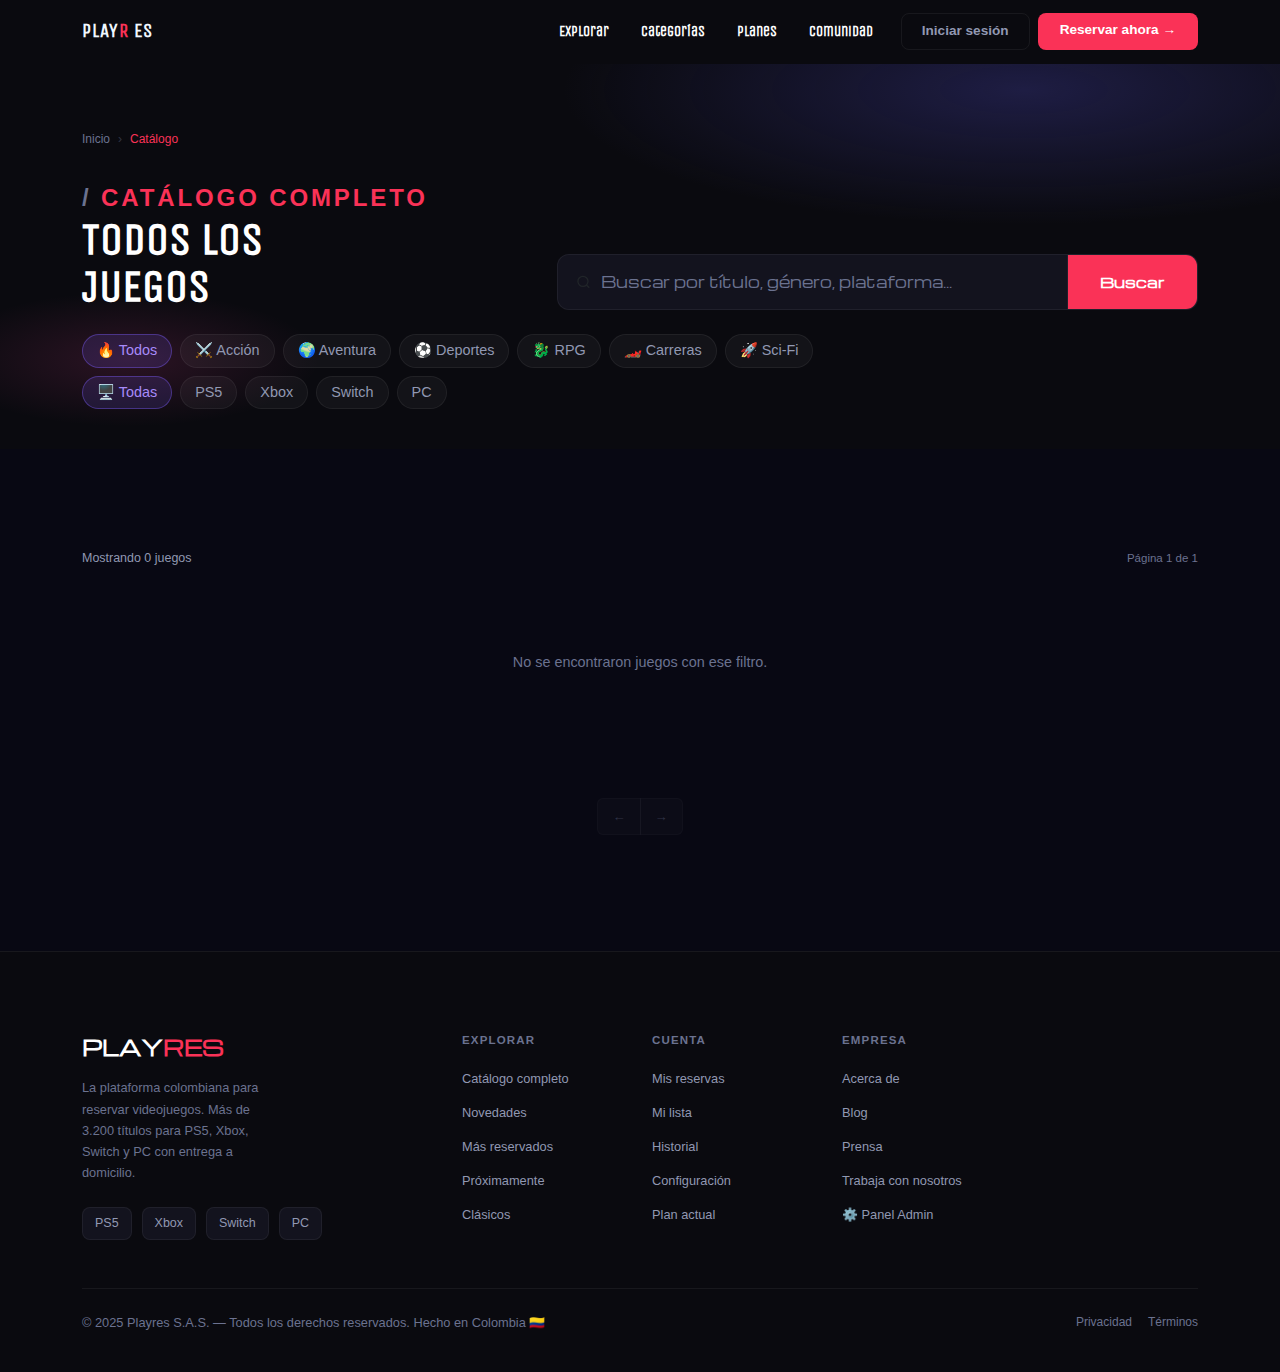
<file: frontend/catalogo.html>
<!DOCTYPE html>
<html lang="es">
<head>
  <meta charset="UTF-8" />
  <meta name="viewport" content="width=device-width, initial-scale=1.0"/>
  <title>Playres — Catálogo de Juegos</title>
  <link href="https://fonts.googleapis.com/css2?family=Michroma&family=Unica+One&display=swap" rel="stylesheet">
  <link href="https://cdn.jsdelivr.net/npm/bootstrap@5.3.3/dist/css/bootstrap.min.css" rel="stylesheet">
  <link rel="stylesheet" href="css/styles.css">
</head>
<body>

  <!-- NAVBAR -->
  <nav class="navbar navbar-expand-lg navbar-playres fixed-top">
    <div class="container-fluid container">
      <a class="navbar-brand fw-bold" href="index.html" style="color:aliceblue;">PLAY<span style="color:var(--red);">R</span> <span style="color:aliceblue;">ES</span></a>
      <button class="navbar-toggler" type="button" data-bs-toggle="collapse" data-bs-target="#navbarNav">
        <span class="navbar-toggler-icon"></span>
      </button>
      <div class="collapse navbar-collapse" id="navbarNav">
        <ul class="navbar-nav ms-auto mb-2 mb-lg-0 gap-lg-2 align-items-center">
          <li class="nav-item"><a class="nav-link" href="catalogo.html">Explorar</a></li>
          <li class="nav-item"><a class="nav-link" href="index.html#categorias">Categorías</a></li>
          <li class="nav-item"><a class="nav-link" href="index.html#planes">Planes</a></li>
          <li class="nav-item"><a class="nav-link" href="index.html#comunidad">Comunidad</a></li>
        </ul>
        <div class="d-flex gap-2 ms-lg-3 mt-3 mt-lg-0">
          <a href="#" class="btn btn-login btn-sm">Iniciar sesión</a>
          <a href="#" class="btn btn-reservar btn-sm">Reservar ahora →</a>
        </div>
      </div>
    </div>
  </nav>

  <!-- HEADER -->
  <section class="catalog-hero">
    <div class="container">

      <div class="breadcrumb-playres">
        <a href="index.html">Inicio</a>
        <span class="sep">›</span>
        <span class="current">Catálogo</span>
      </div>

      <div class="row align-items-end gy-4 mb-4">
        <div class="col-lg-5">
          <span class="section-label">Catálogo completo</span>
          <h1 class="section-title">TODOS LOS<br>JUEGOS</h1>
        </div>
        <div class="col-lg-7">
          <div class="search-box">
            <div class="search-input-wrapper">
              <svg width="16" height="16" fill="none" viewBox="0 0 24 24" stroke="currentColor" stroke-width="2">
                <circle cx="11" cy="11" r="8"/><path d="m21 21-4.35-4.35"/>
              </svg>
              <input type="text" id="searchInput" placeholder="Buscar por título, género, plataforma..." oninput="filterGames()">
            </div>
            <button class="btn-search" onclick="filterGames()">Buscar</button>
          </div>
        </div>
      </div>

      <!-- Filtros género -->
      <div class="filter-tags">
        <span class="filter-tag genre-filter-tag active" onclick="setFilter('genre','',this)">🔥 Todos</span>
        <span class="filter-tag genre-filter-tag" onclick="setFilter('genre','Acción',this)">⚔️ Acción</span>
        <span class="filter-tag genre-filter-tag" onclick="setFilter('genre','Aventura',this)">🌍 Aventura</span>
        <span class="filter-tag genre-filter-tag" onclick="setFilter('genre','Deportes',this)">⚽ Deportes</span>
        <span class="filter-tag genre-filter-tag" onclick="setFilter('genre','RPG',this)">🐉 RPG</span>
        <span class="filter-tag genre-filter-tag" onclick="setFilter('genre','Carreras',this)">🏎️ Carreras</span>
        <span class="filter-tag genre-filter-tag" onclick="setFilter('genre','Sci-Fi',this)">🚀 Sci-Fi</span>
      </div>

      <!-- Filtros plataforma -->
      <div class="filter-tags mt-2">
        <span class="filter-tag platform-filter-tag active" onclick="setFilter('platform','',this)">🖥️ Todas</span>
        <span class="filter-tag platform-filter-tag" onclick="setFilter('platform','PS5',this)">PS5</span>
        <span class="filter-tag platform-filter-tag" onclick="setFilter('platform','Xbox',this)">Xbox</span>
        <span class="filter-tag platform-filter-tag" onclick="setFilter('platform','Switch',this)">Switch</span>
        <span class="filter-tag platform-filter-tag" onclick="setFilter('platform','PC',this)">PC</span>
      </div>

    </div>
  </section>

  <!-- GALERÍA -->
  <section class="catalog-section" id="catalogo">
    <div class="container">

      <div class="catalog-result-bar">
        <span class="catalog-result-count" id="resultCount">Mostrando 16 juegos</span>
        <span class="catalog-result-page" id="pageIndicator">Página 1 de 2</span>
      </div>

      <div class="row g-4" id="gamesGrid"></div>

      <div class="d-flex justify-content-center mt-5">
        <nav>
          <ul class="pagination pagination-playres" id="pagination"></ul>
        </nav>
      </div>

    </div>
  </section>

  <!-- FOOTER -->
  <footer class="footer">
    <div class="container">
      <div class="row gy-4">
        <div class="col-lg-3 col-md-6">
          <div class="footer-logo">PLAY<span>RES</span></div>
          <p class="footer-description">La plataforma colombiana para reservar videojuegos. Más de 3.200 títulos para PS5, Xbox, Switch y PC con entrega a domicilio.</p>
          <div class="footer-platforms">
            <span class="footer-platform-badge">PS5</span>
            <span class="footer-platform-badge">Xbox</span>
            <span class="footer-platform-badge">Switch</span>
            <span class="footer-platform-badge">PC</span>
          </div>
        </div>
        <div class="col-lg-2 col-md-6 offset-lg-1">
          <div class="footer-category-title">Explorar</div>
          <ul class="footer-links">
            <li><a href="catalogo.html">Catálogo completo</a></li>
            <li><a href="#">Novedades</a></li>
            <li><a href="#">Más reservados</a></li>
            <li><a href="#">Próximamente</a></li>
            <li><a href="#">Clásicos</a></li>
          </ul>
        </div>
        <div class="col-lg-2 col-md-6">
          <div class="footer-category-title">Cuenta</div>
          <ul class="footer-links">
            <li><a href="#">Mis reservas</a></li>
            <li><a href="#">Mi lista</a></li>
            <li><a href="#">Historial</a></li>
            <li><a href="#">Configuración</a></li>
            <li><a href="#">Plan actual</a></li>
          </ul>
        </div>
        <div class="col-lg-2 col-md-6">
          <div class="footer-category-title">Empresa</div>
          <ul class="footer-links">
            <li><a href="#">Acerca de</a></li>
            <li><a href="#">Blog</a></li>
            <li><a href="#">Prensa</a></li>
            <li><a href="#">Trabaja con nosotros</a></li>
            <li><a href="admin.html">⚙️ Panel Admin</a></li>
          </ul>
        </div>
      </div>
      <div class="footer-bottom">
        <span class="footer-copyright">© 2025 Playres S.A.S. — Todos los derechos reservados. Hecho en Colombia 🇨🇴</span>
        <div class="footer-bottom-links">
          <a href="#">Privacidad</a>
          <a href="#">Términos</a>
        </div>
      </div>
    </div>
  </footer>

  <script src="https://cdn.jsdelivr.net/npm/bootstrap@5.3.3/dist/js/bootstrap.bundle.min.js"></script>
  <script src="js/juegos.js"></script>
  <script src="js/app.js"></script>
</body>
</html>
</file>
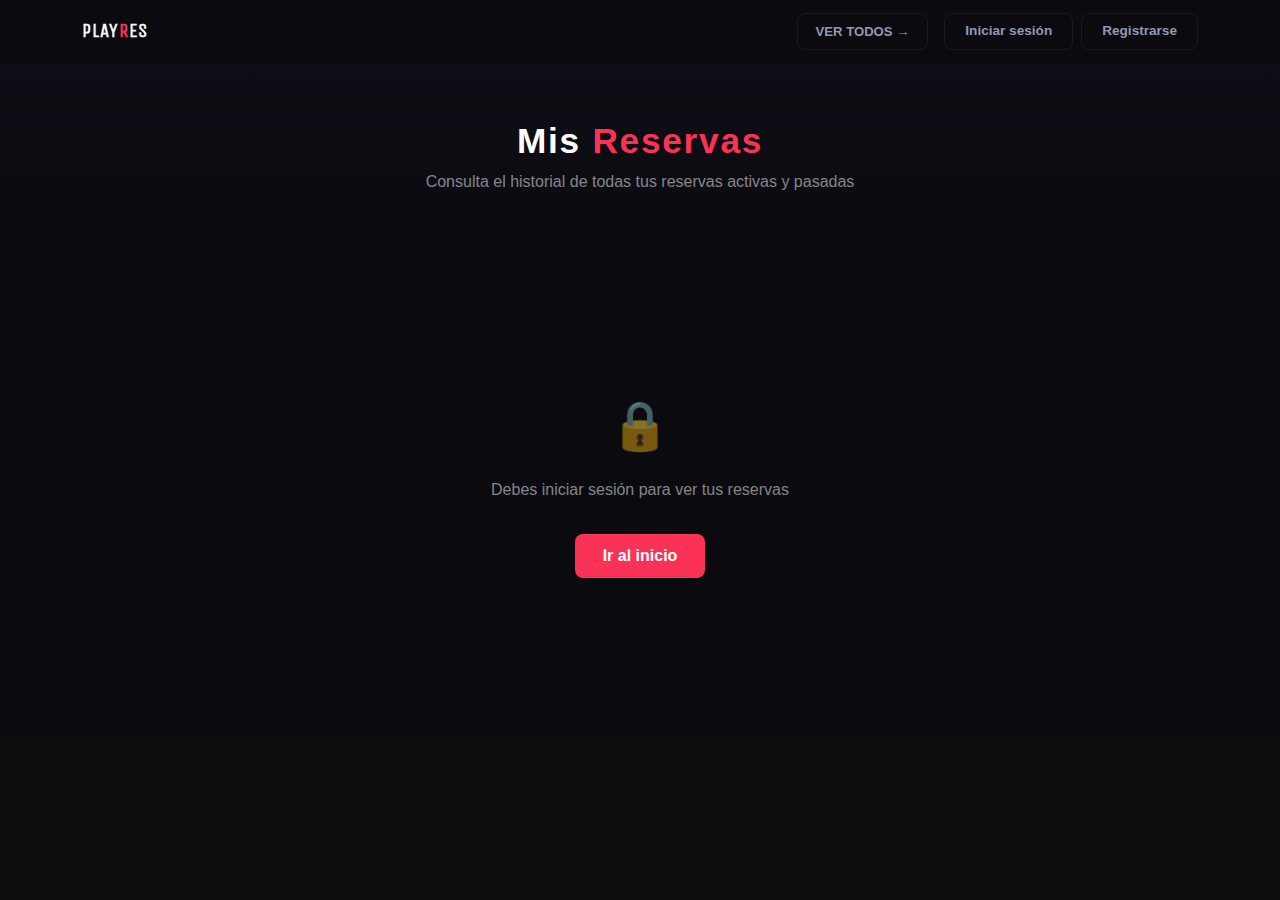
<file: frontend/mis-reservas.html>
<!doctype html>
<html lang="es">
  <head>
    <meta charset="UTF-8" />
    <meta name="viewport" content="width=device-width, initial-scale=1.0" />
    <title>Mis Reservas — Playres</title>
    <link href="https://fonts.googleapis.com/css2?family=Michroma&display=swap" rel="stylesheet" />
    <link href="https://cdn.jsdelivr.net/npm/bootstrap@5.3.3/dist/css/bootstrap.min.css" rel="stylesheet" />
    <link rel="stylesheet" href="css/styles.css" />
    <style>
      .reservas-hero {
        background: linear-gradient(180deg, var(--bg2), var(--bg));
        padding: 120px 0 60px;
        text-align: center;
      }
      .reservas-hero h1 {
        font-size: 2.2rem;
        font-weight: 800;
        color: white;
        letter-spacing: 0.05em;
      }
      .reservas-hero h1 span { color: var(--red); }
      .reservas-hero p { color: rgba(255,255,255,0.5); margin-top: 8px; }

      .reservas-section { padding: 40px 0 80px; background: var(--bg); }

      .reserva-card {
        background: var(--bg3);
        border: 1px solid rgba(255,255,255,0.07);
        border-radius: 14px;
        padding: 24px;
        margin-bottom: 20px;
        transition: border-color 0.2s;
      }
      .reserva-card:hover { border-color: var(--red); }

      .reserva-card-header {
        display: flex;
        justify-content: space-between;
        align-items: flex-start;
        margin-bottom: 16px;
      }
      .reserva-juego { font-size: 1.1rem; font-weight: 700; color: white; }
      .reserva-plataforma {
        font-size: 0.75rem;
        background: rgba(255,255,255,0.08);
        color: rgba(255,255,255,0.6);
        padding: 3px 10px;
        border-radius: 20px;
        margin-top: 4px;
        display: inline-block;
      }

      .reserva-estado {
        font-size: 0.75rem;
        font-weight: 700;
        padding: 4px 12px;
        border-radius: 20px;
        text-transform: uppercase;
        letter-spacing: 0.08em;
      }
      .reserva-estado.pendiente { background: rgba(250,200,50,0.15); color: #fac832; border: 1px solid rgba(250,200,50,0.3); }
      .reserva-estado.confirmada { background: rgba(50,200,100,0.15); color: #32c864; border: 1px solid rgba(50,200,100,0.3); }
      .reserva-estado.cancelada { background: rgba(250,50,87,0.15); color: var(--red); border: 1px solid rgba(250,50,87,0.3); }

      .reserva-info-grid {
        display: grid;
        grid-template-columns: repeat(auto-fit, minmax(140px, 1fr));
        gap: 12px;
        margin-top: 12px;
      }
      .reserva-info-item label {
        font-size: 0.7rem;
        color: rgba(255,255,255,0.4);
        text-transform: uppercase;
        letter-spacing: 0.1em;
        display: block;
        margin-bottom: 2px;
      }
      .reserva-info-item span {
        font-size: 0.9rem;
        color: white;
        font-weight: 600;
      }

      .reservas-empty {
        text-align: center;
        padding: 60px 20px;
        color: rgba(255,255,255,0.3);
      }
      .reservas-empty .empty-icon { font-size: 3.5rem; margin-bottom: 16px; }
      .reservas-empty p { font-size: 1rem; }

      .btn-ver-catalogo {
        background: var(--red);
        color: white;
        border: none;
        padding: 10px 28px;
        border-radius: 8px;
        font-weight: 700;
        text-decoration: none;
        display: inline-block;
        margin-top: 16px;
        transition: background 0.2s;
      }
      .btn-ver-catalogo:hover { background: var(--red-dark); color: white; }

      .no-sesion {
        text-align: center;
        padding: 80px 20px;
        color: rgba(255,255,255,0.5);
      }
      .no-sesion .icon { font-size: 3rem; margin-bottom: 16px; }
    </style>
  </head>
  <body>

    <nav class="navbar navbar-expand-lg navbar-playres fixed-top">
      <div class="container-fluid container">
        <a class="navbar-brand fw-bold" href="index.html" style="color: aliceblue">
          PLAY<span style="color: var(--red)">R</span><span style="color: aliceblue">ES</span>
        </a>
        <div class="collapse navbar-collapse" id="navbarNav">
          <ul class="navbar-nav ms-auto mb-2 mb-lg-0 gap-lg-2 align-items-center">
            <a href="catalogo.html" class="btn-ver">VER TODOS →</a>
          </ul>
          <div class="d-flex align-items-center gap-2 ms-lg-3">
            <div id="navAuthButtons" class="d-flex gap-2">
              <a href="#" class="btn btn-login btn-sm" data-bs-toggle="modal" data-bs-target="#loginModal">Iniciar sesión</a>
              <a href="#" class="btn btn-login btn-sm" data-bs-toggle="modal" data-bs-target="#registerModal">Registrarse</a>
            </div>
            <div id="navUserProfile" class="d-none d-flex align-items-center gap-3">
              <div class="dropdown">
                <div class="d-flex align-items-center gap-2" data-bs-toggle="dropdown" style="cursor:pointer;">
                  <span id="userNameDisplay" class="fw-bold" style="color:aliceblue;font-size:0.9rem;"></span>
                  <div id="userAvatarInitials" class="rounded-circle d-flex justify-content-center align-items-center fw-bold"
                    style="width:35px;height:35px;font-size:0.8rem;background-color:var(--red);color:white;"></div>
                </div>
                <ul class="dropdown-menu dropdown-menu-end" style="background-color:#1a1a2e;border:1px solid rgba(255,255,255,0.1);">
                  <li><a id="btnPanelAdmin" href="admin.html" class="dropdown-item d-none" style="color:var(--red);font-weight:600;">Panel Admin</a></li>
                  <li><button class="dropdown-item" style="color:white;" onclick="cerrarSesion()">Salir</button></li>
                </ul>
              </div>
            </div>
          </div>
        </div>
      </div>
    </nav>

    <section class="reservas-hero">
      <div class="container">
        <h1>Mis <span>Reservas</span></h1>
        <p>Consulta el historial de todas tus reservas activas y pasadas</p>
      </div>
    </section>

    <section class="reservas-section">
      <div class="container" style="max-width:800px;">
        <div id="reservasContainer">
          <div class="reservas-empty">
            <div class="empty-icon">⏳</div>
            <p>Cargando reservas...</p>
          </div>
        </div>
      </div>
    </section>

    <script src="https://cdn.jsdelivr.net/npm/bootstrap@5.3.3/dist/js/bootstrap.bundle.min.js"></script>
    <script src="js/api.js"></script>
    <script src="js/app.js"></script>
    <script>
      async function cargarMisReservas() {
        const sesion = JSON.parse(sessionStorage.getItem("usuarioActivo") || "null");
        const container = document.getElementById("reservasContainer");

        if (!sesion) {
          container.innerHTML = `
            <div class="no-sesion">
              <div class="icon">🔒</div>
              <p>Debes iniciar sesión para ver tus reservas</p>
              <a href="index.html" class="btn-ver-catalogo">Ir al inicio</a>
            </div>`;
          return;
        }

        try {
          const reservas = await ReservaAPI.porEmail(sesion.email);
          const lista = Array.isArray(reservas) ? reservas : [];

          if (lista.length === 0) {
            container.innerHTML = `
              <div class="reservas-empty">
                <div class="empty-icon">🎮</div>
                <p>Aún no tienes reservas realizadas</p>
                <a href="catalogo.html" class="btn-ver-catalogo">Explorar juegos</a>
              </div>`;
            return;
          }

          container.innerHTML = lista.map(r => {
            const estado = (r.estado || "").toLowerCase();
            return `
              <div class="reserva-card">
                <div class="reserva-card-header">
                  <div>
                    <div class="reserva-juego">${r.producto?.titulo || "Juego"}</div>
                    <span class="reserva-plataforma">${r.producto?.plataforma || ""}</span>
                  </div>
                  <span class="reserva-estado ${estado}">${r.estado || ""}</span>
                </div>
                <div class="reserva-info-grid">
                  <div class="reserva-info-item">
                    <label>Código</label>
                    <span style="color:var(--red);font-weight:800;letter-spacing:0.1em;">${r.codigoReserva || "—"}</span>
                  </div>
                  <div class="reserva-info-item">
                    <label>Fecha reserva</label>
                    <span>${r.fechaReserva || "—"}</span>
                  </div>
                  <div class="reserva-info-item">
                    <label>Devolución</label>
                    <span>${r.fechaDevolucion || "—"}</span>
                  </div>
                  <div class="reserva-info-item">
                    <label>Cliente</label>
                    <span>${r.nombreCliente || "—"}</span>
                  </div>
                </div>
              </div>`;
          }).join("");

        } catch (e) {
          container.innerHTML = `
            <div class="reservas-empty">
              <div class="empty-icon">⚠️</div>
              <p>No se pudieron cargar las reservas</p>
            </div>`;
        }
      }

      document.addEventListener("DOMContentLoaded", () => {
        actualizarInterfaz();
        cargarMisReservas();
      });
    </script>
  </body>
</html>
</file>
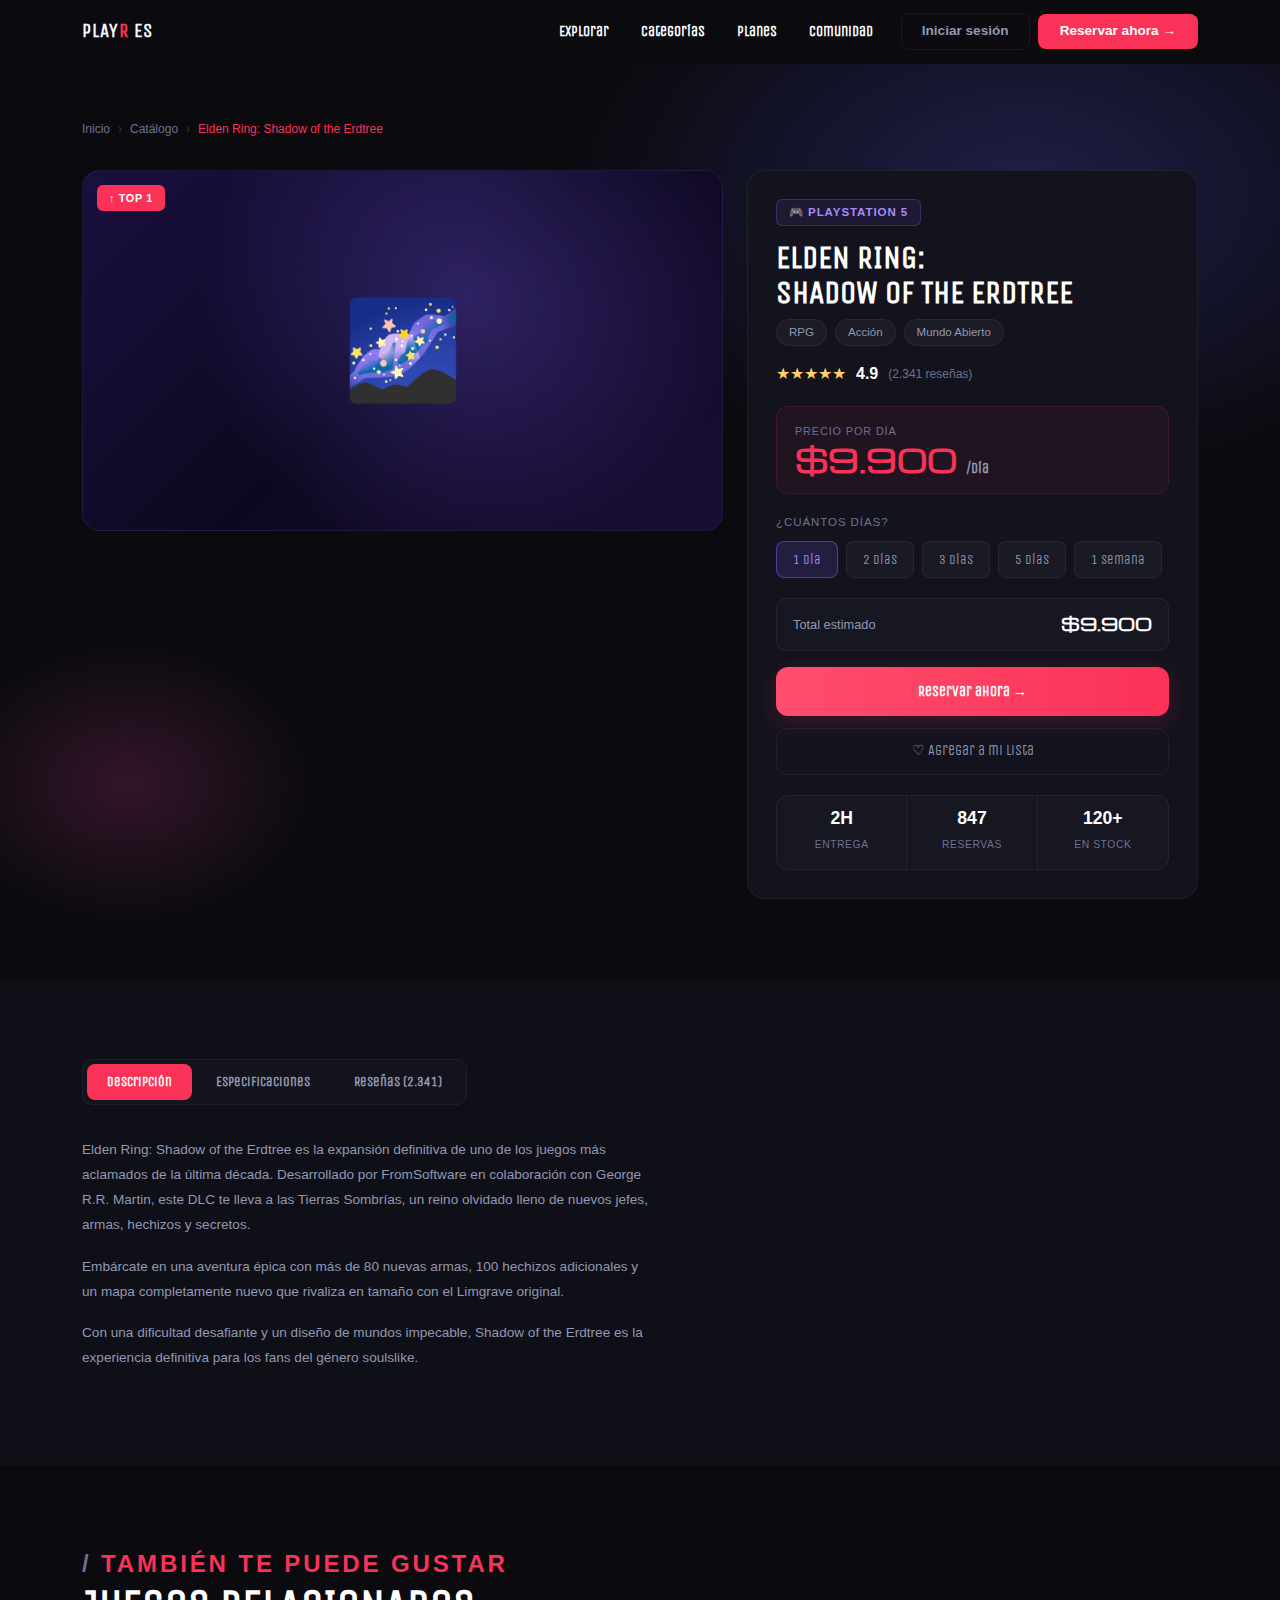
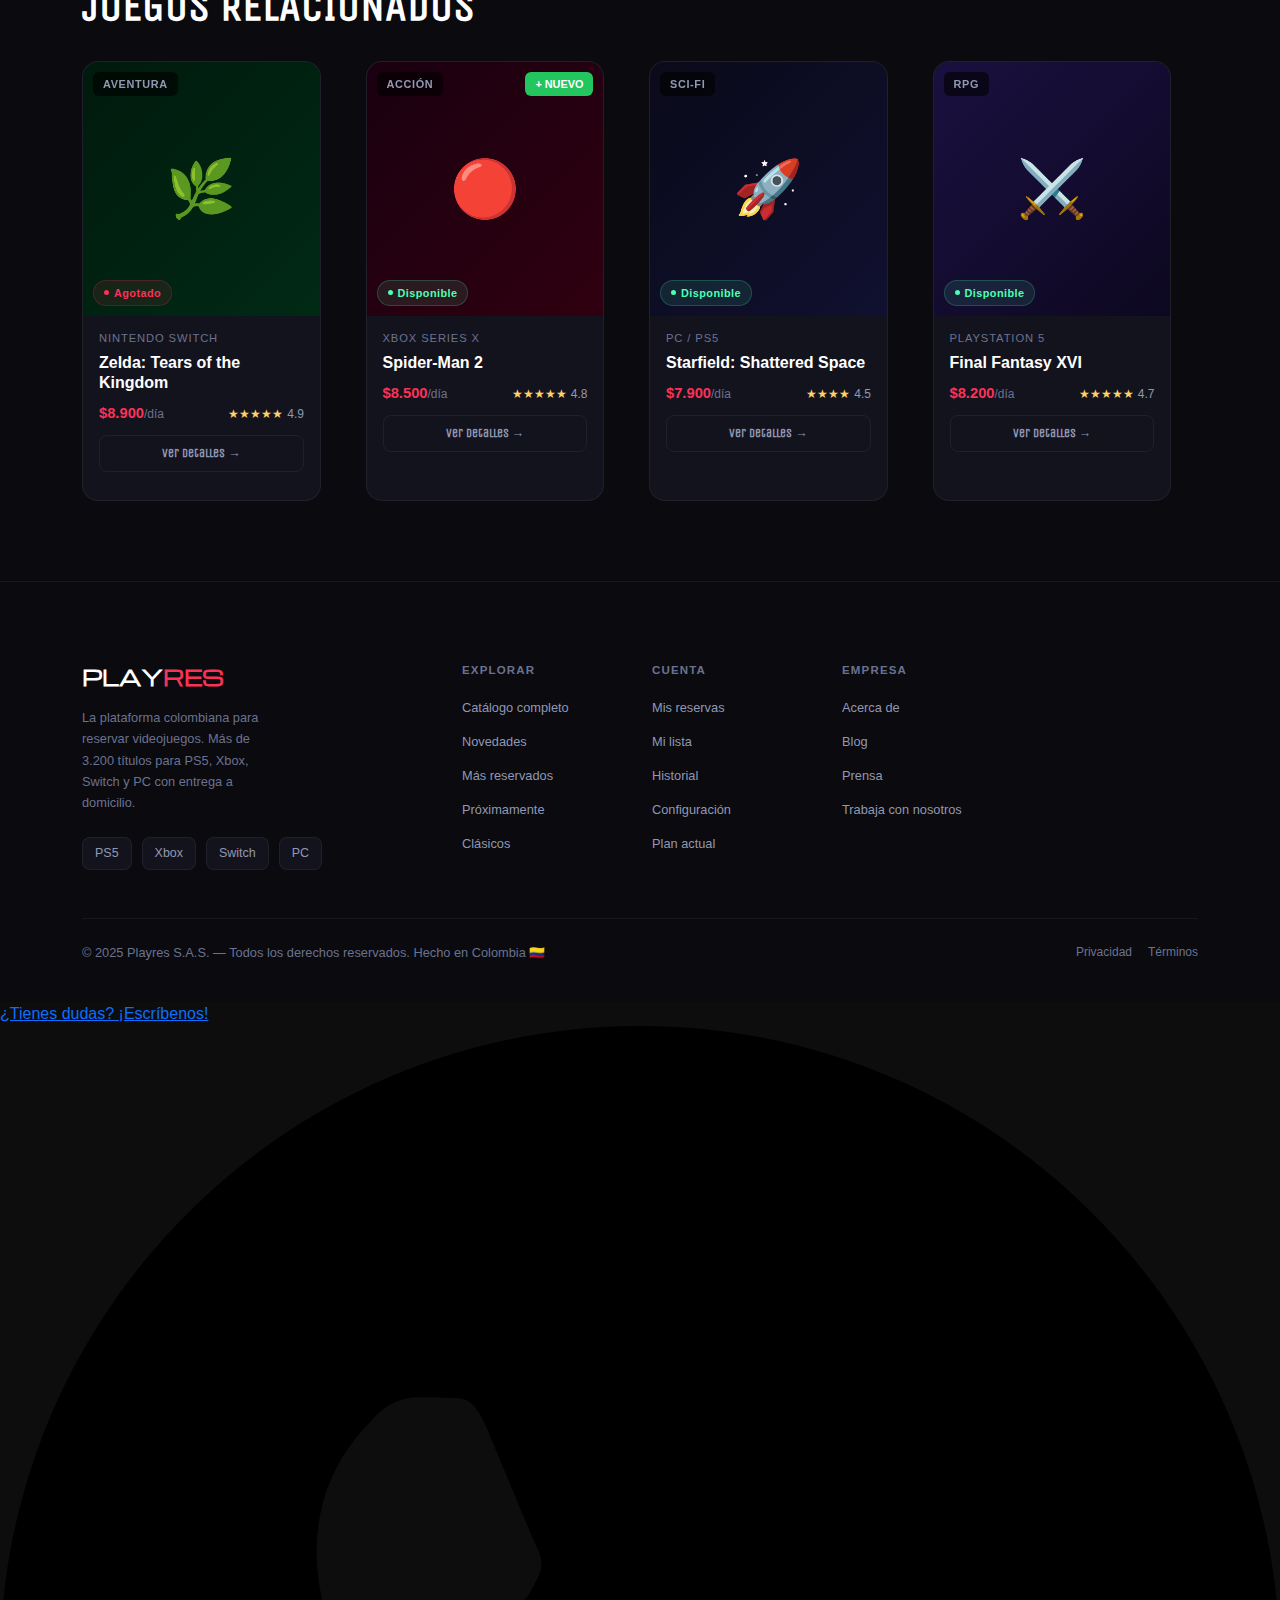
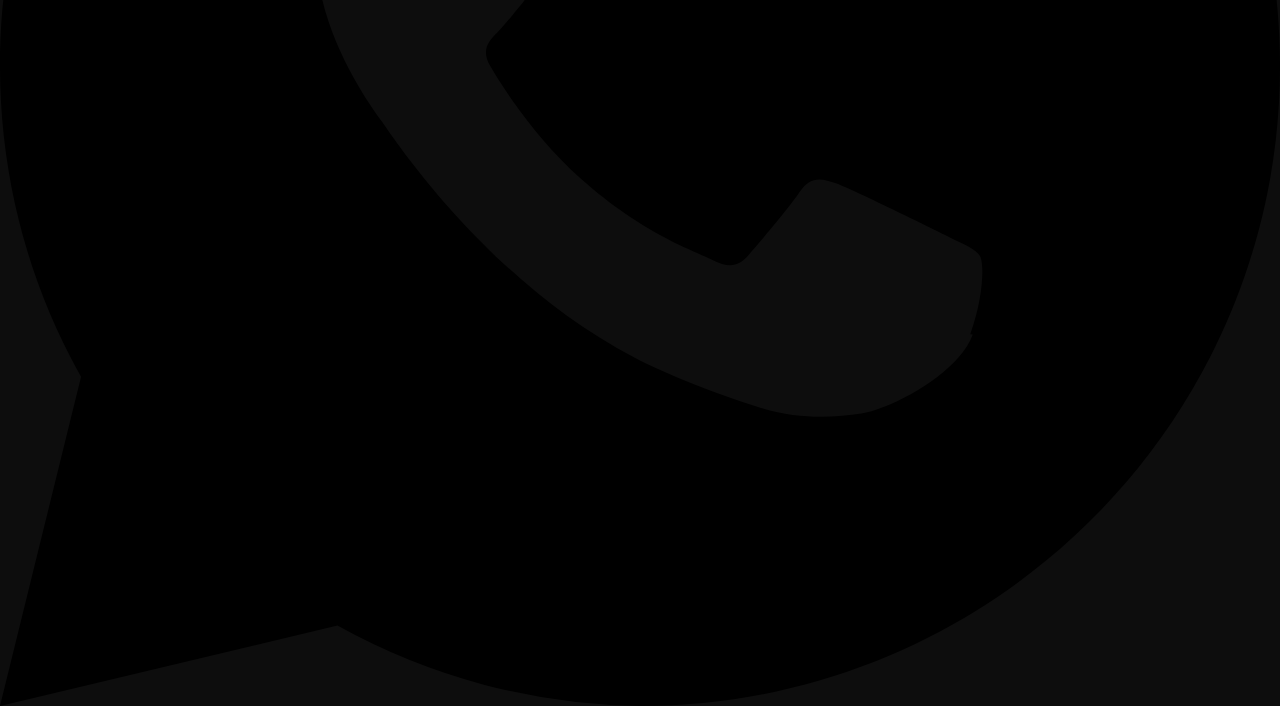
<file: frontend/product-detail.html>
<!DOCTYPE html>
        <html lang="es">
        <head>
          <meta charset="UTF-8" />
          <meta name="viewport" content="width=device-width, initial-scale=1.0"/>
          <title>Playres — Detalle del Juego</title>
          <link href="https://fonts.googleapis.com/css2?family=Michroma&family=Unica+One&display=swap" rel="stylesheet">
          <link href="https://cdn.jsdelivr.net/npm/bootstrap@5.3.3/dist/css/bootstrap.min.css" rel="stylesheet">
          <link rel="stylesheet" href="css/styles.css">
        </head>
        <body>

        <!-- NAVBAR -->
        <nav class="navbar navbar-expand-lg navbar-playres fixed-top">
          <div class="container-fluid container">
            <a class="navbar-brand fw-bold" href="index.html" style="color:aliceblue;">PLAY<span style="color:var(--red);">R</span> <span style="color:aliceblue;">ES</span></a>
            <button class="navbar-toggler" type="button" data-bs-toggle="collapse" data-bs-target="#navbarNav">
              <span class="navbar-toggler-icon"></span>
            </button>
            <div class="collapse navbar-collapse" id="navbarNav">
              <ul class="navbar-nav ms-auto mb-2 mb-lg-0 gap-lg-2 align-items-center">
                <li class="nav-item"><a class="nav-link" href="catalogo.html">Explorar</a></li>
                <li class="nav-item"><a class="nav-link" href="index.html#categorias">Categorías</a></li>
                <li class="nav-item"><a class="nav-link" href="index.html#planes">Planes</a></li>
                <li class="nav-item"><a class="nav-link" href="index.html#comunidad">Comunidad</a></li>
              </ul>
              <div class="d-flex align-items-center gap-2 ms-lg-3 mt-3 mt-lg-0">
                <a href="#" class="btn btn-login btn-sm">Iniciar sesión</a>
                <a href="#" class="btn btn-reservar btn-sm">Reservar ahora →</a>
              </div>
            </div>
          </div>
        </nav>

        <!-- HERO DETALLE -->
        <section class="detail-hero">
          <div class="container">

            <div class="breadcrumb-playres">
              <a href="index.html">Inicio</a>
              <span class="sep">›</span>
              <a href="catalogo.html">Catálogo</a>
              <span class="sep">›</span>
              <span class="current">Elden Ring: Shadow of the Erdtree</span>
            </div>

            <div class="row gy-4">

              <!-- Galería -->
              <div class="col-lg-7">
                <div class="gallery-main" id="galleryMain">
                  <span class="gallery-badge">↑ TOP 1</span>
                  <span id="galleryEmoji" style="position:relative;z-index:1;">🌌</span>
                </div>
              </div>

              <!-- Info -->
              <div class="col-lg-5">
                <div class="detail-info">

                  <div class="platform-badge-detail">🎮 PlayStation 5</div>
                  <h1 class="detail-title">Elden Ring:<br>Shadow of the Erdtree</h1>

                  <div class="detail-genre-row">
                    <span class="genre-tag">RPG</span>
                    <span class="genre-tag">Acción</span>
                    <span class="genre-tag">Mundo Abierto</span>
                  </div>

                  <div class="detail-rating">
                    <span class="detail-stars">★★★★★</span>
                    <span class="detail-rating-num">4.9</span>
                    <span class="detail-rating-count">(2.341 reseñas)</span>
                  </div>

                  <div class="detail-price-box">
                    <div class="detail-price-label">Precio por día</div>
                    <div class="detail-price-amount">$9.900 <span>/día</span></div>
                  </div>

                  <div class="days-label">¿Cuántos días?</div>
                  <div class="days-selector">
                    <button class="day-btn active" onclick="selectDays(this,1)">1 día</button>
                    <button class="day-btn" onclick="selectDays(this,2)">2 días</button>
                    <button class="day-btn" onclick="selectDays(this,3)">3 días</button>
                    <button class="day-btn" onclick="selectDays(this,5)">5 días</button>
                    <button class="day-btn" onclick="selectDays(this,7)">1 semana</button>
                  </div>

                  <div class="detail-total">
                    <span class="detail-total-label">Total estimado</span>
                    <span class="detail-total-value" id="totalDisplay">$9.900</span>
                  </div>

                  <a href="#" class="btn-reservar-detail">Reservar ahora →</a>
                  <a href="#" class="btn-wishlist">♡ Agregar a mi lista</a>

                  <div class="detail-meta-row">
                    <div class="detail-meta-item">
                      <span class="detail-meta-value">2H</span>
                      <span class="detail-meta-label">Entrega</span>
                    </div>
                    <div class="detail-meta-item">
                      <span class="detail-meta-value">847</span>
                      <span class="detail-meta-label">Reservas</span>
                    </div>
                    <div class="detail-meta-item">
                      <span class="detail-meta-value">120+</span>
                      <span class="detail-meta-label">En stock</span>
                    </div>
                  </div>

                </div>
              </div>
            </div>
          </div>
        </section>

        <!-- TABS -->
        <section class="detail-section">
          <div class="container">

            <div class="detail-tabs">
              <button class="detail-tab active" onclick="switchTab(this,'tab-desc')">Descripción</button>
              <button class="detail-tab" onclick="switchTab(this,'tab-specs')">Especificaciones</button>
              <button class="detail-tab" onclick="switchTab(this,'tab-reviews')">Reseñas (2.341)</button>
            </div>

            <div class="tab-content-playres active" id="tab-desc">
              <div class="detail-description">
                <p>Elden Ring: Shadow of the Erdtree es la expansión definitiva de uno de los juegos más aclamados de la última década. Desarrollado por FromSoftware en colaboración con George R.R. Martin, este DLC te lleva a las Tierras Sombrías, un reino olvidado lleno de nuevos jefes, armas, hechizos y secretos.</p>
                <p>Embárcate en una aventura épica con más de 80 nuevas armas, 100 hechizos adicionales y un mapa completamente nuevo que rivaliza en tamaño con el Limgrave original.</p>
                <p>Con una dificultad desafiante y un diseño de mundos impecable, Shadow of the Erdtree es la experiencia definitiva para los fans del género soulslike.</p>
              </div>
            </div>

            <div class="tab-content-playres" id="tab-specs">
              <table class="specs-table">
                <tr><td>Desarrollador</td><td>FromSoftware</td></tr>
                <tr><td>Editor</td><td>Bandai Namco Entertainment</td></tr>
                <tr><td>Plataforma</td><td>PlayStation 5</td></tr>
                <tr><td>Género</td><td>RPG / Acción / Mundo Abierto</td></tr>
                <tr><td>Jugadores</td><td>1–4 (online cooperativo)</td></tr>
                <tr><td>Idioma</td><td>Español / Inglés / + 10 idiomas</td></tr>
                <tr><td>Año</td><td>2024</td></tr>
                <tr><td>Clasificación</td><td>+18</td></tr>
                <tr><td>Espacio requerido</td><td>60 GB</td></tr>
                <tr><td>Resolución</td><td>Hasta 4K / 60fps</td></tr>
              </table>
            </div>

            <div class="tab-content-playres" id="tab-reviews">
              <div class="reviews-grid">
                <div class="review-card">
                  <div class="review-stars">★★★★★</div>
                  <p class="review-text">"El mejor DLC que he jugado en años. La cantidad de contenido es brutal y el jefe final es espectacular."</p>
                  <div class="review-author">
                    <div class="review-avatar" style="background:linear-gradient(135deg,#fa3257,#ff8c69);">C</div>
                    <div><div class="review-name">Carlos M.</div><div class="review-meta">Pro Gamer · Bogotá</div></div>
                  </div>
                </div>
                <div class="review-card">
                  <div class="review-stars">★★★★★</div>
                  <p class="review-text">"Una maravilla. Gráficos increíbles en PS5. Playres entregó súper rápido, en menos de 2 horas."</p>
                  <div class="review-author">
                    <div class="review-avatar" style="background:linear-gradient(135deg,#7c5cfc,#b45cf6);">A</div>
                    <div><div class="review-name">Andrés V.</div><div class="review-meta">Pro Gamer · Cali</div></div>
                  </div>
                </div>
                <div class="review-card">
                  <div class="review-stars">★★★★☆</div>
                  <p class="review-text">"Muy buen juego, aunque es bastante difícil. El servicio de Playres es excelente."</p>
                  <div class="review-author">
                    <div class="review-avatar" style="background:linear-gradient(135deg,#22c55e,#16a34a);">M</div>
                    <div><div class="review-name">Marcela R.</div><div class="review-meta">Plan Familia · Medellín</div></div>
                  </div>
                </div>
                <div class="review-card">
                  <div class="review-stars">★★★★★</div>
                  <p class="review-text">"Increíble experiencia. Reservé el viernes, llegó en 1h45 y lo devolví el lunes sin ningún problema."</p>
                  <div class="review-author">
                    <div class="review-avatar" style="background:linear-gradient(135deg,#fa3257,#ff8c69);">J</div>
                    <div><div class="review-name">Juan P.</div><div class="review-meta">Casual · Barranquilla</div></div>
                  </div>
                </div>
              </div>
            </div>

          </div>
        </section>

        <!-- RELACIONADOS -->
        <section class="related-section">
          <div class="container">
            <span class="section-label">También te puede gustar</span>
            <h2 class="section-title">JUEGOS RELACIONADOS</h2>
            <div class="related-grid">
              <div class="game-card">
                <a href="product-detail.html" class="catalog-card-link">
                  <div class="game-thumbnail game-thumb-green">
                    <div class="game-tags"><span class="game-tag">Aventura</span></div>🌿
                  </div>
                </a>
                <div class="game-card-info">
                  <div class="game-platform">Nintendo Switch</div>
                  <h3 class="game-title-catalog">Zelda: Tears of the Kingdom</h3>
                  <div class="game-bottom">
                    <div class="game-price">$8.900<span>/día</span></div>
                    <div><span class="game-stars">★★★★★</span><span class="game-rating">4.9</span></div>
                  </div>
                  <a href="product-detail.html" class="catalog-btn-ver">Ver detalles →</a>
                </div>
              </div>
              <div class="game-card">
                <a href="product-detail.html" class="catalog-card-link">
                  <div class="game-thumbnail game-thumb-red">
                    <div class="game-tags"><span class="game-tag">Acción</span><span class="game-tag-new">+ NUEVO</span></div>🔴
                  </div>
                </a>
                <div class="game-card-info">
                  <div class="game-platform">Xbox Series X</div>
                  <h3 class="game-title-catalog">Spider-Man 2</h3>
                  <div class="game-bottom">
                    <div class="game-price">$8.500<span>/día</span></div>
                    <div><span class="game-stars">★★★★★</span><span class="game-rating">4.8</span></div>
                  </div>
                  <a href="product-detail.html" class="catalog-btn-ver">Ver detalles →</a>
                </div>
              </div>
              <div class="game-card">
                <a href="product-detail.html" class="catalog-card-link">
                  <div class="game-thumbnail game-thumb-blue">
                    <div class="game-tags"><span class="game-tag">Sci-Fi</span></div>🚀
                  </div>
                </a>
                <div class="game-card-info">
                  <div class="game-platform">PC / PS5</div>
                  <h3 class="game-title-catalog">Starfield: Shattered Space</h3>
                  <div class="game-bottom">
                    <div class="game-price">$7.900<span>/día</span></div>
                    <div><span class="game-stars">★★★★</span><span class="game-rating">4.5</span></div>
                  </div>
                  <a href="product-detail.html" class="catalog-btn-ver">Ver detalles →</a>
                </div>
              </div>
              <div class="game-card">
                <a href="product-detail.html" class="catalog-card-link">
                  <div class="game-thumbnail game-thumb-purple">
                    <div class="game-tags"><span class="game-tag">RPG</span></div>⚔️
                  </div>
                </a>
                <div class="game-card-info">
                  <div class="game-platform">PlayStation 5</div>
                  <h3 class="game-title-catalog">Final Fantasy XVI</h3>
                  <div class="game-bottom">
                    <div class="game-price">$8.200<span>/día</span></div>
                    <div><span class="game-stars">★★★★★</span><span class="game-rating">4.7</span></div>
                  </div>
                  <a href="product-detail.html" class="catalog-btn-ver">Ver detalles →</a>
                </div>
              </div>
            </div>
          </div>
        </section>

        <!-- FOOTER -->
        <footer class="footer">
          <div class="container">
            <div class="row gy-4">
              <div class="col-lg-3 col-md-6">
                <div class="footer-logo">PLAY<span>RES</span></div>
                <p class="footer-description">La plataforma colombiana para reservar videojuegos. Más de 3.200 títulos para PS5, Xbox, Switch y PC con entrega a domicilio.</p>
                <div class="footer-platforms">
                  <span class="footer-platform-badge">PS5</span>
                  <span class="footer-platform-badge">Xbox</span>
                  <span class="footer-platform-badge">Switch</span>
                  <span class="footer-platform-badge">PC</span>
                </div>
              </div>
              <div class="col-lg-2 col-md-6 offset-lg-1">
                <div class="footer-category-title">Explorar</div>
                <ul class="footer-links">
                  <li><a href="catalogo.html">Catálogo completo</a></li>
                  <li><a href="#">Novedades</a></li>
                  <li><a href="#">Más reservados</a></li>
                  <li><a href="#">Próximamente</a></li>
                  <li><a href="#">Clásicos</a></li>
                </ul>
              </div>
              <div class="col-lg-2 col-md-6">
                <div class="footer-category-title">Cuenta</div>
                <ul class="footer-links">
                  <li><a href="#">Mis reservas</a></li>
                  <li><a href="#">Mi lista</a></li>
                  <li><a href="#">Historial</a></li>
                  <li><a href="#">Configuración</a></li>
                  <li><a href="#">Plan actual</a></li>
                </ul>
              </div>
        <div class="col-lg-2 col-md-6">
          <div class="footer-category-title">Empresa</div>
          <ul class="footer-links">
            <li><a href="#">Acerca de</a></li>
            <li><a href="#">Blog</a></li>
            <li><a href="#">Prensa</a></li>
            <li><a href="#">Trabaja con nosotros</a></li>
          </ul>
        </div>
      </div>
      <div class="footer-bottom">
        <span class="footer-copyright">© 2025 Playres S.A.S. — Todos los derechos reservados. Hecho en Colombia 🇨🇴</span>
        <div class="footer-bottom-links">
          <a href="#">Privacidad</a>
          <a href="#">Términos</a>
        </div>
      </div>
    </div>
  </footer>

  <script src="https://cdn.jsdelivr.net/npm/bootstrap@5.3.3/dist/js/bootstrap.bundle.min.js"></script>
  <script src="js/api.js"></script>
  <script src="js/juegos.js"></script>
  <script src="js/app.js"></script>

  <!-- WhatsApp floating button -->
  <a href="https://wa.me/573046446995" target="_blank" rel="noopener noreferrer" class="whatsapp-float" aria-label="Contáctanos por WhatsApp">
    <span class="wa-tooltip">¿Tienes dudas? ¡Escríbenos!</span>
    <span class="wa-bubble">
      <svg viewBox="0 0 32 32" xmlns="http://www.w3.org/2000/svg"><path d="M16 0C7.164 0 0 7.163 0 16c0 2.822.737 5.469 2.027 7.77L0 32l8.437-2.01A15.93 15.93 0 0 0 16 32c8.836 0 16-7.163 16-16S24.836 0 16 0zm8.32 22.71c-.346.974-2.03 1.86-2.783 1.977-.71.11-1.604.156-2.587-.163-.597-.193-1.363-.45-2.347-.882-4.124-1.781-6.814-5.928-7.018-6.201-.205-.274-1.67-2.22-1.67-4.233 0-2.013 1.054-2.999 1.43-3.41.375-.41.82-.514 1.092-.514.274 0 .547.003.787.014.252.012.59-.096.923.704.346.82 1.175 2.832 1.278 3.038.102.205.17.444.034.718-.137.274-.205.444-.41.683-.205.24-.431.536-.615.72-.205.204-.418.425-.18.834.238.41 1.057 1.744 2.27 2.826 1.56 1.391 2.876 1.822 3.286 2.027.41.205.649.17.888-.103.24-.274 1.022-1.19 1.296-1.6.273-.41.546-.34.922-.205.376.137 2.387 1.126 2.797 1.33.41.205.683.308.786.479.103.17.103.984-.243 1.96z"/></svg>
    </span>
  </a>
</body>
</html>
</file>
<file: frontend/css/styles.css>
@import url('https://fonts.googleapis.com/css2?family=Unica+One&display=swap');
/* ════════════════════════════════════════════════════════════
   1. VARIABLES GLOBALES
   ════════════════════════════════════════════════════════════ */

:root {
  /* Colores principales */
  --red:        #fa3257;        /* Rojo - CTAs, badges, acentos */
  --red-dark:   #e02045;        /* Rojo oscuro - hover effects */
  --purple:     #7c5cfc;        /* Púrpura - planes premium */
  --purple-dark:#6040e0;        /* Púrpura oscuro - hover */

  /* Fondos - escala de oscuridad */
  --bg:         #0a0a0f;        /* Fondo principal (muy oscuro) */
  --bg2:        #0f0f18;        /* Fondo secundario */
  --bg3:        #13131e;        /* Fondo terciario (componentes) */

  /* Texto y bordes */
  --border:     rgba(255,255,255,0.06);  /* Bordes sutiles */
  --text:       #e6e6ea;        /* Texto principal */
  --muted:      #6b7290;        /* Texto débil */
  --muted2:     #9198b2;        /* Texto medio */

  /* Colores secundarios */
  --accent-cyan:  #4dd9ff;
  --accent-green: #4dffb4;
  --accent-gold:  #ffd166;
}

/* ════════════════════════════════════════════════════════════
   2. RESET Y ESTILOS BASE
   ════════════════════════════════════════════════════════════ */

*, *::before, *::after {
  box-sizing: border-box;
}

html {
  scroll-behavior: smooth;
}

body {
  margin: 0; padding: 0; background-color: #0d0d0d; font-family: 'Poppins', sans-serif;
}

/* ════════════════════════════════════════════════════════════
   3. UTILIDADES - Clases reutilizables
   ════════════════════════════════════════════════════════════ */

.unica-one-regular {
  font-family: "Unica One", sans-serif;
  font-weight: 400;
  font-style: max;
}


/* Secciones full page */ 
.section-full {   
  width: 100%; 
  min-height: 100vh; 
  padding: 0; 
  display: flex; align-items: center; justify-content: center; }
.section-label {
  font-size: 1.5rem;
  letter-spacing: 0.12em;
  text-transform: uppercase;
  color: var(--red);
  font-weight: 600;
  margin-bottom: 10px;
}

.section-label::before {
  content: '/ ';
  color: var(--muted);
}

.section-title {
  font-family: "Unica One", sans-serif;
  font-size: clamp(2rem, 4vw, 2.8rem);
  font-weight: 900;
  text-transform: uppercase;
  color: #fff;
  line-height: 1.05;
  margin: 0;
}

/* ════════════════════════════════════════════════════════════
   4. NAVBAR - Navegación fija superior
   ════════════════════════════════════════════════════════════ */

.navbar-playres {
  background-color: #0a0a0f !important;
  backdrop-filter: blur(0px);
  padding: 12px 0;
  border-bottom: 1px solid transparent;
  transition: background-color 0.3s ease, border-color 0.3s ease, backdrop-filter 0.3s ease;
}

.navbar-playres.scrolled {
  background-color: rgba(10, 10, 15, 0.95) !important;
  backdrop-filter: blur(12px);
  border-bottom: 1px solid var(--border);
}

.navbar-brand {
  font-family: "Unica One", sans-serif;
  font-size: 1.2rem;
  letter-spacing: 1px;
}

.navbar-playres .nav-link {
  color: #fff !important;
  font-size: 0.88rem;
  padding: 6px 12px !important;
  transition: color .2s;
  font-family: "Unica One", sans-serif;
  font-weight: 600;
}

.navbar-playres .nav-link:hover {
  color: #fff !important;
}

.btn-login {
  border: 1px solid var(--border) !important;
  color: var(--muted2) !important;
  padding: 7px 20px !important;
  font-size: 0.85rem;
  font-weight: 600;
  border-radius: 8px;
  transition: all .2s;
}

.btn-login:hover {
  background: rgba(255,255,255,0.05) !important;
  color: #fff !important;
}

.btn-reservar {
  background: var(--red) !important;
  border: none !important;
  color: #fff !important;
  padding: 7px 22px !important;
  font-size: 0.85rem;
  font-weight: 700;
  border-radius: 8px;
  transition: all .2s;
}

.btn-reservar:hover {
  background: var(--red-dark) !important;
  transform: translateY(-1px);
}

/* ════════════════════════════════════════════════════════════
   5. TICKER BANNER - Barra roja scrolling inferior a navbar
   ════════════════════════════════════════════════════════════ */

.ticker-wrap {
  background: var(--red);
  overflow: hidden;
  white-space: nowrap;
  padding: 10px 0;
}

.ticker-track {
  display: inline-flex;
  animation: ticker 28s linear infinite;
}

.ticker-item {
  font-family: "Unica One", sans-serif;
  font-size: 0.9rem;
  letter-spacing: 0.1em;
  text-transform: uppercase;
  padding: 0 2.5rem;
  color: #ffffff;
}

.ticker-dot {
  color: rgba(255,255,255,0.5);
  margin-left: 2.5rem;
}

@keyframes ticker {
  from { transform: translateX(0); }
  to { transform: translateX(-50%); }
}

/* ════════════════════════════════════════════════════════════
   6. HERO SECTION - Sección principal de bienvenida
   ════════════════════════════════════════════════════════════ */

.hero-bg {
  min-height: 100vh;
  background-color: var(--bg);
  background-image:
    radial-gradient(ellipse 70% 60% at 65% 10%, rgba(46,44,110,0.65) 0%, transparent 60%),
    radial-gradient(ellipse 30% 30% at 15% 72%, rgba(236,72,153,0.22) 0%, transparent 50%);
  padding-top: 10px;
  display: flex;
  align-items: center;
}

/* Badge superior - "+13.200 Juegos" */
.badge-top {
  display: inline-flex;
  align-items: center;
  gap: 6px;
  background: rgba(250,50,87,0.08);
  border: 1px solid rgba(250,50,87,0.18);
  color: #ffb6c2;
  padding: 5px 54px;
  border-radius: 999px;
  font-size: 0.75rem;
  letter-spacing: 0.08em;
  text-transform: uppercase;
  font-weight: 600;
  margin-bottom: 50px;
  margin-top: 30px;
}

.badge-top::before {
  content: '';
  width: 7px;
  height: 7px;
  border-radius: 50%;
  background: var(--red);
  display: inline-block;
}

h1.hero-title{
  line-height: 0.6;
  margin-bottom: 25px;
}

/* Título principal del hero */
.hero-title {
  font-family: "Unica One", sans-serif;
  font-size: clamp(2.8rem, 6vw, 4.2rem);
  line-break: 1px;
  letter-spacing: -1.5px;
  margin: 0 0 0.8rem;
  text-transform: uppercase;
}

.hero-title .line-1 {
  color: #fff;
  display: block;
  font-size: 6.5rem;
}

.hero-title .line-2 {
  color: rgba(255,255,255,0.3);
  display: block;
  color:transparent;
 -webkit-text-stroke: 0.5px #434445;
  line-height: 1.2;
  font-size: 6.5rem;

}

.hero-title .line-3 {
  color: var(--red);
  display: block;
  font-size: 6.5rem;
}

/* Subtítulo del hero */
.hero-sub {
  color: var(--muted2);
  font-size: 0.85rem;
  line-height: 1.6;
  max-width: 110ch;
  margin-top: 2rem;
}

/* Botón CTA principal - gradiente rojo */
.btn-cta {
  background: linear-gradient(90deg, #ff4d6d, var(--red));
  color: #fff;
  padding: 11px 75px;
  border-radius: 10px;
  border: none;
  font-weight: 700;
  font-size: 0.85rem;
  text-decoration: none;
  display: inline-flex;
  align-items: center;
  transition: all .12s;
  box-shadow: 0 6px 24px rgba(250,51,89,0.18);
  font-family: "Unica One", sans-serif;
}

.btn-cta:hover {
  transform: translateY(-2px);
  box-shadow: 0 10px 32px rgba(250,51,89,0.28);
  color: #fff;
  font-family: "Unica One", sans-serif;
}

/* Botón ghost - transparente con borde */
.btn-ghost {
  background: rgba(255,255,255,0.03);
  color: var(--text);
  padding: 11px 24px;
  border-radius: 10px;
  border: 1px solid rgba(255,255,255,0.07);
  font-weight: 600;
  font-size: 0.85rem;
  text-decoration: none;
  display: inline-flex;
  align-items: center;
  gap: 8px;
  transition: all .15s;
  font-family: "Unica One", sans-serif;
  
}

.btn-ghost .gi {
  width: 26px;
  height: 26px;
  border-radius: 50%;
  background: rgba(255,255,255,0.06);
  display: flex;
  align-items: center;
  justify-content: center;
  font-size: 0.8rem;
}

.btn-ghost:hover {
  background: rgba(255,255,255,0.06);
  color: #fff;
  transform: translateY(-2px);
}
_____________________________________________________
/* Estadisticas abajo del Navbar*/
.stats-row {
  display: flex;
  gap: 0;
  margin-top: 3rem;
 
}


.stat-item:not(:last-child) {
  border-right: 1px solid var(--border);
}

.stat-item:not(:first-child) {
  padding-left: 1.5rem;
}

.stat-num {
  font-size: 1.5rem;
  font-weight: 800;
  color: #fff;
  margin: 0 0 2px;
  font-family: "Unica One", sans-serif;
}

.stat-num .accent-red { color: var(--accent-green); }       
.stat-num .accent-cyan { color: #0dd424; }          
.stat-num .accent-green { color: #4dffb4; }          

.stat-lbl {
  color: var(--muted);
  font-size: 0.72rem;
  letter-spacing: 0.06em;
  text-transform: uppercase;
}

/* Columna derecha del hero - tarjeta de juego destacado */
.hero-right {
  position: relative;
  display: flex;
  align-items: flex-start;
  justify-content: flex-end;
  gap: 14px;
}

/* Tarjeta principal de juego de navbar principal */
.game-card-main {
  background: linear-gradient(160deg, rgba(30,28,70,0.85), rgba(10,10,20,0.9));
  border: 1px solid var(--border);
  border-radius: 18px;
  overflow: hidden;
  width: 310px;
  height: 480px;
  flex-shrink: 0;
  box-shadow: 0 20px 60px rgba(0,0,0,0.5);
  position: relative;

}

.gc-img {
  width: 100%;
  height: 200px;
  background: linear-gradient(135deg, #1a1850, #0d1235, #1a0d30);
  display: flex;
  align-items: center;
  justify-content: center;
  position: relative;
  overflow: hidden;
}

.gc-img::before {
  content: '';
  position: absolute;
  inset: 0;
  background: radial-gradient(circle at 60% 40%, rgba(100,80,220,0.3), transparent 60%);
}

.ctrl-svg {
  width: 90px;
  opacity: 0.85;
  position: relative;
  z-index: 1;
  filter: drop-shadow(0 4px 20px rgba(100,80,220,0.4));
}

.hero-featured-cover {
  width: 100%;
  height: 100%;
  object-fit: cover;
  position: relative;
  z-index: 1;
}

.hero-featured-emoji {
  font-size: 4rem;
  position: relative;
  z-index: 1;
}

.gc-body {
  padding: 14px 16px 16px;
}

/* Badge "Más reservado" */
.badge-res {
  display: inline-flex;
  align-items: center;
  gap: 5px;
  background: rgba(255,255,255,0.04);
  border: 1px solid rgba(255,200,0,0.15);
  color: #ffd166;
  padding: 3px 10px;
  border-radius: 999px;
  font-size: 0.68rem;
  letter-spacing: 0.06em;
  text-transform: uppercase;
  font-weight: 700;
  margin-bottom: 10px;
}

.badge-res::before {
  content: '★';
  color: #ffd166;
  font-size: 0.7rem;
}

/* Clases descriptivas para tarjeta de juego */
.game-title { font-size: 1rem; font-weight: 800; color: #fff; margin: 0 0 4px; line-height: 1.25; }
.game-price-row { font-size: 0.75rem; color: var(--muted2); margin-bottom: 12px; }
.game-price-row strong { color: var(--red); }

.game-metadata { display: flex; margin-bottom: 14px; background: rgba(255,255,255,0.02); border-radius: 10px; overflow: hidden; }
.game-meta-item { flex: 1; padding: 8px 6px; text-align: center; border-right: 1px solid var(--border); }
.game-meta-item:last-child { border-right: none; }
.game-meta-value { font-size: 0.9rem; font-weight: 800; color: #fff; display: block; line-height: 1; }
.game-meta-label { font-size: 0.65rem; color: var(--muted); text-transform: uppercase; letter-spacing: 0.04em; }

.stars { color: #ffd166; font-size: 0.78rem; }
.rating-value { color: #fff; font-weight: 700; font-size: 0.82rem; margin-left: 4px; }

.btn-res-card {
  display: block;
  width: 100%;
  background: linear-gradient(90deg, #ff4d6d, var(--red));
  color: #fff;
  padding: 9px 14px;
  border-radius: 9px;
  text-align: center;
  font-weight: 700;
  font-size: 0.8rem;
  border: none;
  text-decoration: none;
  transition: all .12s;
}

.btn-res-card:hover {
  transform: translateY(-2px);
  box-shadow: 0 6px 20px rgba(250,51,89,0.28);
  color: #fff;
}

/* Cards de estadísticas laterales de esa tarjeta Zelda*/
.side-stats {
  display: flex;
  flex-direction: column;
  gap: 10px;
  padding-top: 70px;
}

.side-stat-card {
  background: rgba(255,255,255,0.025);
  border: 1px solid var(--border);
  border-radius: 12px;
  padding: 10px 14px;
  min-width: 130px;
  display: flex;
  align-items: center;
  gap: 10px;
}

.side-stat-icon {
  width: 32px;
  height: 32px;
  border-radius: 8px;
  display: flex;
  align-items: center;
  justify-content: center;
  font-size: 0.75rem;
  flex-shrink: 0;
}

.icon-red { background: rgba(250,50,87,0.15); }
.icon-cyan { background: rgba(77,217,255,0.12); }
.icon-green { background: rgba(142, 66, 12, 0.96); }

.side-stat-label { font-size: 0.65rem; color: var(--muted); text-transform: uppercase; letter-spacing: 0.05em; display: block; line-height: 1; margin-bottom: 2px; }
.side-stat-value { font-size: 1rem; font-weight: 800; color: #fff; font-family: "Michroma", sans-serif; }

/* ════════════════════════════════════════════════════════════
   7. SEARCH SECTION - Sección de búsqueda y filtros
   ════════════════════════════════════════════════════════════ */

.search-section {
  background: #14141d;
  padding: 90px 0 70px;
  border-bottom: 1px solid var(--border);
  font-size: 2rem;
}


.search-box {
  display: flex;
  align-items: center;
  background: var(--bg3);
  border: 1px solid var(--border);
  border-radius: 12px;
  overflow: hidden;
}

.search-input-wrapper {
  flex: 1;
  display: flex;
  align-items: center;
  padding: 0 18px;
  gap: 10px;
  border-right: 1px solid var(--border);
}

.search-input-wrapper input {
  background: transparent;
  border: none;
  outline: none;
  color: #fff;
  font-size: 0.92rem;
  width: 100%;
  padding: 16px 0;
  font-family: 'Michroma', sans-serif;
}

.search-input-wrapper input::placeholder {
  color: var(--muted);
}

.search-filter {
  padding: 0 18px;
  font-size: 0.85rem;
  color: var(--muted2);
  cursor: pointer;
  border-right: 1px solid var(--border);
  height: 100%;
  display: flex;
  align-items: center;
  gap: 6px;
  white-space: nowrap;
  transition: color .2s;
  min-height: 54px;
}

.search-filter:hover {
  color: #fff;
}

.btn-search {
  background: var(--red);
  color: #fff;
  border: none;
  padding: 0 32px;
  font-weight: 700;
  font-size: 0.85rem;
  height: 100%;
  min-height: 54px;
  cursor: pointer;
  transition: background .2s;
  font-family: 'Michroma', sans-serif;
}

.btn-search:hover {
  background: var(--red-dark);
}

.filter-tags {
  display: flex;
  flex-wrap: wrap;
  gap: 8px;
  margin-top: 16px;
}

.filter-tag {
  display: inline-flex;
  align-items: center;
  gap: 6px;
  background: rgba(255,255,255,0.04);
  border: 1px solid var(--border);
  color: var(--muted2);
  padding: 5px 14px;
  border-radius: 999px;
  font-size: 0.9rem;
  cursor: pointer;
  transition: all .2s;
}

.filter-tag:hover {
  border-color: rgba(255,255,255,0.15);
  color: #fff;
}

.filter-tag.active {
  background: rgba(124,92,252,0.15);
  border-color: rgba(124,92,252,0.4);
  color: #a78bfa;
}

/* ════════════════════════════════════════════════════════════
   8. CATEGORIES SECTION - Seección de categorías
   ════════════════════════════════════════════════════════════ */
.section-label1{
  font-size: 0.9rem;
  letter-spacing: 0.12em;
  text-transform: uppercase;
  color: var(--red);
  font-weight: 600;
  margin-bottom: 10px;
}

.section-title1{
    font-family: "Unica One", sans-serif;
    font-size: clamp(2rem, 4vw, 2.8rem);
    font-weight: 900;
    text-transform: uppercase;
    color: #fff;
    line-height: 1.05;
    margin: 0;
    font-size: 3rem;
}
.cat-section {
  padding: 50px 0;
  background: #080813;
}

.cat-grid {
  display: grid;
  grid-template-columns: repeat(6, 1fr);
  columns: repeat(6, 1fr);
  gap: 16px;
  margin-top: 2.5rem;
}

.cat-card {
  background: var(--bg3);
  border: 1px solid var(--border);
  border-radius: 14px;
  padding: 24px 16px 20px;
  text-align: center;
  cursor: pointer;
  transition: all .2s;
  text-decoration: none;
  display: block;
}

.cat-card:hover {
  border-color: rgba(255,255,255,0.12);
  transform: translateY(-3px);
  background: rgba(255,255,255,0.03);
}



.category-emoji { font-size: 2rem; margin-bottom: 10px; display: block; }
.category-name { font-size: 0.88rem; font-weight: 700; color: #fff; display: block; margin-bottom: 4px; }
.category-count { font-size: 0.72rem; color: var(--muted); }

/* ════════════════════════════════════════════════════════════
   9. CATALOG SECTION - Catálogo de juegos
   ════════════════════════════════════════════════════════════ */

.section-label2{
  font-size: 0.9rem;
  letter-spacing: 0.12em;
  text-transform: uppercase;
  color: var(--red);
  font-weight: 600;
  margin-bottom: 10px;
}

.section-title2{
    font-family: "Unica One", sans-serif;
    font-size: clamp(2rem, 4vw, 2.8rem);
    font-weight: 900;
    text-transform: uppercase;
    color: #fff;
    line-height: 1.05;
    margin: 0;
    font-size: 3rem;
}

.catalog-section {
  padding: 100px 0;
  background: #080813;
}

.sec-hdr {
  display: flex;
  align-items: flex-end;
  justify-content: space-between;
  margin-bottom: 3rem;
}

.btn-ver {
  display: inline-flex;
  align-items: center;
  gap: 6px;
  border: 1px solid var(--border);
  color: var(--muted2);
  padding: 8px 18px;
  border-radius: 8px;
  font-size: 0.82rem;
  font-weight: 600;
  text-decoration: none;
  transition: all .2s;
}

.btn-ver:hover {
  border-color: rgba(255,255,255,0.15);
  color: #fff;
}

.games-grid {
  display: grid;
  grid-template-columns: repeat(4, 1fr);
  gap: 20px;
}

.game-card {
  background: var(--bg3);
  border: 1px solid var(--border);
  border-radius: 16px;
  overflow: hidden;
  cursor: pointer;
  transition: all .22s;
  height: 440px;
  width: 90%;
}

.game-card:hover {
  transform: translateY(-4px);
  border-color: rgba(255,255,255,0.1);
  box-shadow: 0 12px 40px rgba(0,0,0,0.4);
}

/* Thumbnails de juego con gradientes */
.game-thumbnail {
  width: 100%;
  height: 69%;
  display: flex;
  align-items: center;
  justify-content: center;
  font-size: 3.5rem;
  position: relative;
  overflow: hidden;
}

.catalog-card-link { height: 58%; }
.catalog-card-link .game-thumbnail { height: 100%; }

.game-cover {
  width: 100%;
  height: 100%;
  display: block;
  object-fit: cover;
}

.game-thumb-purple { background: linear-gradient(135deg, #1a1040, #0d0820); }
.game-thumb-red { background: linear-gradient(135deg, #1a0010, #300010); }
.game-thumb-green { background: linear-gradient(135deg, #001a0d, #002a15); }
.game-thumb-blue { background: linear-gradient(135deg, #0a0a1a, #101030); }

.game-tags {
  position: absolute;
  top: 10px;
  left: 10px;
  right: 10px;
  display: flex;
  justify-content: space-between;
  align-items: flex-start;
}

.game-tag {
  background: rgba(0,0,0,0.6);
  backdrop-filter: blur(6px);
  color: var(--muted2);
  font-size: 0.68rem;
  letter-spacing: 0.06em;
  text-transform: uppercase;
  padding: 4px 10px;
  border-radius: 6px;
  font-weight: 600;
}

.game-tag-top {
  background: var(--red);
  color: #fff;
  font-size: 0.68rem;
  font-weight: 700;
  padding: 4px 10px;
  border-radius: 6px;
}

.game-tag-new {
  background: #22c55e;
  color: #fff;
  font-size: 0.68rem;
  font-weight: 700;
  padding: 4px 10px;
  border-radius: 6px;
}

.game-card-info { padding: 14px 16px 16px; }

.game-platform { font-size: 0.7rem; letter-spacing: 0.08em; text-transform: uppercase; color: var(--muted); margin-bottom: 6px; }
.game-title-catalog { font-size: 1rem; font-weight: 800; color: #fff; margin: 0 0 8px; line-height: 1.25; }

.game-bottom {
  display: flex;
  align-items: center;
  justify-content: space-between;
}

.game-price { color: var(--red); font-weight: 800; font-size: 0.92rem; }
.game-price span { color: var(--muted); font-size: 0.75rem; font-weight: 400; }
.game-stars { color: #ffd166; font-size: 0.75rem; }
.game-rating { color: var(--muted2); font-size: 0.75rem; margin-left: 4px; }

/* ════════════════════════════════════════════════════════════
   10. HOW IT WORKS SECTION - Cómo funciona
   ════════════════════════════════════════════════════════════ */

.section-label3{
  font-size: 0.9rem;
  letter-spacing: 0.12em;
  text-transform: uppercase;
  color: var(--red);
  font-weight: 600;
  margin-bottom: 10px;
}

.section-title3{
    font-family: "Unica One", sans-serif;
    font-size: clamp(2rem, 4vw, 2.8rem);
    font-weight: 900;
    text-transform: uppercase;
    color: #fff;
    line-height: 1.05;
    margin: 0;
    font-size: 3rem;
}
.how-section {
  padding: 120px 0;
  background: linear-gradient(180deg, var(--bg2), var(--bg));
}

.how-steps {
  display: flex;
  flex-direction: column;
  gap: 60px;
  padding-top: 16px;
}

.how-step {
  display: flex;
  align-items: flex-start;
  gap: 24px;
}

.step-number { font-family: "Michroma", sans-serif; font-size: 2.2rem; font-weight: 900; color: rgba(255,255,255,0.06); line-height: 1; flex-shrink: 0; width: 80px; }

.step-content { flex: 1;
 font-family: "Unica One", sans-serif; }

.step-tag { font-size: 0.68rem; letter-spacing: 0.15em; text-transform: uppercase; color: var(--red); font-weight: 600; margin-bottom: 6px; }
.step-tag::before { content: '/ '; color: var(--muted); }

.step-title { font-size: 0.95rem; font-weight: 800; color: #fff; margin: 0 0 8px; letter-spacing: 0.15em; }
.step-description { color: var(--muted2); font-size: 0.8rem; line-height: 1.8; margin: 0; letter-spacing: 0.08em; }

/* Mock navegador */
.browser-mock {
  background: var(--bg3);
  border: 1px solid var(--border);
  border-radius: 16px;
  overflow: hidden;
  box-shadow: 0 20px 60px rgba(0,0,0,0.5);
  width: 70%;
  height: 580px;
  margin-left: 80px;

}

.browser-bar {
  background: rgba(255,255,255,0.03);
  border-bottom: 1px solid var(--border);
  padding: 12px 16px;
  display: flex;
  align-items: center;
  gap: 12px;
}

.browser-dots { display: flex; gap: 6px; }
.browser-dot { width: 10px; height: 10px; border-radius: 50%; }
.browser-dot-red { background: #ff5f57; }
.browser-dot-yellow { background: #febc2e; }
.browser-dot-green { background: #28c840; }

.browser-url { flex: 1; text-align: center; font-size: 0.78rem; color: var(--muted); }
.browser-body { padding: 20px; }

.mock-game-thumbnail {
  width: 100%;
  height: 140px;
  background: linear-gradient(135deg, #1a1850, #0d1235, #1a0d30);
  border-radius: 10px;
  display: flex;
  align-items: center;
  justify-content: center;
  font-size: 2.5rem;
  margin-bottom: 14px;
  position: relative;
  overflow: hidden;
  height: 230px;

}

.mock-game-thumbnail::before {
  content: '';
  position: absolute;
  inset: 0;
  background: radial-gradient(circle at 60% 40%, rgba(100,80,220,0.3), transparent 60%);
}

.mock-game-name { font-size: 1rem; font-weight: 800; color: #fff; margin: 0 0 4px; }
.mock-game-price-platform { font-size: 0.8rem; color: var(--muted2); margin-bottom: 16px; }
.mock-game-price-platform strong { color: var(--red); }
.mock-game-price-platform .platform-badge { color: var(--purple); margin-left: 8px; }

.mock-date-label { font-size: 0.72rem; letter-spacing: 0.08em; text-transform: uppercase; color: var(--muted); margin-bottom: 10px; }

.mock-dates {
  display: flex;
  gap: 8px;
  margin-bottom: 16px;
}

.mock-date-item {
  flex: 1;
  text-align: center;
  padding: 8px 4px;
  background: rgba(255,255,255,0.03);
  border: 1px solid var(--border);
  border-radius: 8px;
  font-size: 0.8rem;
  cursor: pointer;
  transition: all .2s;
}

.mock-date-item .date-name { color: var(--muted); font-size: 0.65rem; text-transform: uppercase; display: block; }
.mock-date-item .date-day { color: #fff; font-weight: 800; font-size: 1rem; }

.mock-date-item.selected {
  background: rgba(124,92,252,0.15);
  border-color: rgba(124,92,252,0.5);
}

.mock-date-item.selected .date-day {
  color: var(--purple);
}

.mock-total { display: flex; align-items: center; justify-content: space-between; margin-bottom: 14px; }
.mock-total-label { font-size: 0.85rem; color: var(--muted2); }
.mock-total-value { font-size: 1.1rem; font-weight: 800; color: #fff; }

.btn-cnf {
  display: block;
  width: 100%;
  background: var(--red);
  color: #fff;
  padding: 12px;
  border-radius: 10px;
  text-align: center;
  font-weight: 700;
  font-size: 0.85rem;
  border: none;
  cursor: pointer;
  transition: all .2s;
  font-family: 'Michroma', sans-serif;
}

.btn-cnf:hover {
  background: var(--red-dark);
  transform: translateY(-2px);
}

/* ════════════════════════════════════════════════════════════
   11. PRICING SECTION - Sección de planes
   ════════════════════════════════════════════════════════════ */

.pricing-section {
  padding: 120px 0;
  background: var(--bg);
  text-align: center;
  min-height: 100vh;
  background-color: var(--bg);
  background-image:
    radial-gradient(ellipse 70% 60% at 65% 10%, rgba(46,44,110,0.65) 0%, transparent 60%),
    radial-gradient(ellipse 30% 30% at 15% 72%, rgba(236,72,153,0.22) 0%, transparent 50%);
  
  display: flex;
  align-items: center;
}

.pricing-sub {
  color: var(--muted);
  font-size: 0.92rem;
  margin-top: 12px;
  margin-bottom: 48px;
}

.pgrid {
  display: grid;
  grid-template-columns: repeat(3, 1fr);
  gap: 28px;
}

.pcard {
  background: var(--bg3);
  border: 1px solid var(--border);
  border-radius: 18px;
  padding: 32px 28px 10px;
  text-align: left;
  position: relative;
  height: 550px;
  width: 90%;
  
  
}

.pcard.feat {
  background: linear-gradient(160deg, rgba(124,92,252,0.12), rgba(80,50,200,0.08));
  border-color: rgba(124,92,252,0.4);
  transform: scale(1.02);
}

.badge-pop {
  position: absolute;
  top: -23px;
  left: 50%;
  transform: translateX(-50%);
  background: var(--purple);
  color: #fff;
  font-size: 0.8rem;
  font-weight: 700;
  letter-spacing: 0.06em;
  text-transform: uppercase;
  padding: 12px 40px;
  border-radius: 999px;
  white-space: nowrap;
}

.pricing-tier { font-size: 0.72rem; letter-spacing: 0.1em; text-transform: uppercase; color: var(--muted); margin-bottom: 12px; }

.pricing-amount { font-family: "Michroma", sans-serif; font-weight: 900; color: #fff; line-height: 1; margin-bottom: 8px; }
.pricing-amount .currency-symbol { font-size: 1.5rem; vertical-align: top; margin-top: 8px; }
.pricing-amount .amount { font-size: 3rem; }
.pricing-amount .period { font-size: 0.85rem; color: var(--muted); font-family: 'Michroma', sans-serif; font-weight: 400; margin-left: 4px; }

.pricing-description { color: var(--muted2); font-size: 0.8rem; margin-bottom: 28px; line-height: 1.5; }

.pricing-features {
  list-style: none;
  padding: 0;
  margin: 0 0 32px;
  display: flex;
  flex-direction: column;
  gap: 10px;
}

.pricing-features li {
  font-size: 0.8rem;
  display: flex;
  align-items: flex-start;
  gap: 10px;
  color:white;
}

.pricing-features li .check-icon { color: #4dffb4; font-size: 0.8rem; flex-shrink: 0; margin-top: 2px; }
.pricing-features li .x-icon { color: var(--muted); font-size: 0.8rem; flex-shrink: 0; margin-top: 2px; }
.pricing-features li.off { color: var(--muted); }

.pricing-button {
  display: block;
  width: 100%;
  padding: 12px;
  border-radius: 10px;
  text-align: center;
  font-weight: 700;
  font-size: 0.85rem;
  text-decoration: none;
  transition: all .2s;
  font-family: 'Michroma', sans-serif;
}

.btn-pricing-ghost {
  background: transparent;
  border: 1px solid var(--border);
  color: #fff;
}

.btn-pricing-ghost:hover {
  border-color: rgba(255,255,255,0.2);
  color: #fff;
  background: rgba(255,255,255,0.04);
}

.btn-pricing-primary {
  background: var(--purple);
  border: none;
  color: #fff;
}

.btn-pricing-primary:hover {
  background: var(--purple-dark);
  transform: translateY(-2px);
  color: #fff;
}

/* ════════════════════════════════════════════════════════════
   12. TESTIMONIALS SECTION - Testimonios y carrusel
   ════════════════════════════════════════════════════════════ */
.test-section {
  padding: 120px 0;
  background: var(--bg2);
}

.test-hdr {
  display: flex;
  align-items: flex-start;
  justify-content: space-between;
  margin-bottom: 3.5rem;
}

.testimonial-score { font-family: "Michroma", sans-serif; font-size: 3.5rem; font-weight: 900; color: #fff; line-height: 1; }
.testimonial-score span { color: var(--red); font-size: 2rem; }

.testimonial-stars { color: #ffd166; font-size: 1.2rem; margin-bottom: 4px; }
.testimonial-count-text { font-size: 0.78rem; color: var(--muted); }

.testimonial-card {
  background: var(--bg3);
  border: 1px solid var(--border);
  border-radius: 16px;
  padding: 24px;
  flex: 0 0 320px;
  min-width: 320px;
}

.testimonial-stars-row { color: #ffd166; font-size: 0.88rem; margin-bottom: 14px; }
.testimonial-quote { color: var(--muted2); font-size: 0.8rem; line-height: 1.65; margin-bottom: 20px; }

.testimonial-author { display: flex; align-items: center; gap: 12px; }
.testimonial-avatar {
  width: 38px;
  height: 38px;
  border-radius: 50%;
  display: flex;
  align-items: center;
  justify-content: center;
  font-size: 1.1rem;
  font-weight: 800;
  color: #fff;
  flex-shrink: 0;
}

.avatar-gradient-red    { background: linear-gradient(135deg, #fa3257, #ff8c69); }
.avatar-gradient-purple { background: linear-gradient(135deg, #7c5cfc, #b45cf6); }
.avatar-gradient-green  { background: linear-gradient(135deg, #22c55e, #16a34a); }

.testimonial-name { font-size: 0.92rem; font-weight: 700; color: #fff; margin: 0 0 2px; }
.testimonial-meta { font-size: 0.75rem; color: var(--muted); }

/* Slider — solo drag/swipe, sin botones */
.testimonials-slider {
  width: 100%;
  overflow: hidden;
  margin-top: 3rem;
  cursor: grab;
  position: relative;
  scrollbar-width: none;
  -ms-overflow-style: none;
}

.testimonials-slider::-webkit-scrollbar { display: none; }
.testimonials-slider:active { cursor: grabbing; }

.testimonials-slider::before,
.testimonials-slider::after {
  content: '';
  position: absolute;
  top: 0;
  bottom: 0;
  width: 80px;
  z-index: 2;
  pointer-events: none;
}

.testimonials-slider::before {
  left: 0;
  background: linear-gradient(to right, var(--bg2), transparent);
}

.testimonials-slider::after {
  right: 0;
  background: linear-gradient(to left, var(--bg2), transparent);
}

.testimonials-track {
  display: flex;
  gap: 20px;
  transition: transform 0.35s ease;
  user-select: none;
  width: max-content;
}

.testimonials-track.is-dragging {
  transition: none;
  cursor: grabbing;
}

/* ════════════════════════════════════════════════════════════
   13. FOOTER - Pie de página
   ════════════════════════════════════════════════════════════ */

.footer {
  background: var(--bg);
  border-top: 1px solid var(--border);
  padding: 80px 0 40px;
}

.footer-logo { font-family: "Michroma", sans-serif; font-size: 1.3rem; font-weight: 900; color: #fff; margin-bottom: 14px; }
.footer-logo span { color: var(--red); }

.footer-description { color: var(--muted); font-size: 0.8rem; line-height: 1.65; max-width: 26ch; margin-bottom: 24px; }

.footer-platforms {
  display: flex;
  gap: 10px;
  flex-wrap: wrap;
}

.footer-platform-badge {
  background: var(--bg3);
  border: 1px solid var(--border);
  border-radius: 8px;
  padding: 6px 12px;
  font-size: 0.78rem;
  color: var(--muted2);
  transition: all .2s;
  cursor: pointer;
}

.footer-platform-badge:hover {
  border-color: rgba(255,255,255,0.15);
  color: #fff;
}

.footer-category-title { font-size: 0.72rem; letter-spacing: 0.1em; text-transform: uppercase; color: var(--muted); font-weight: 600; margin-bottom: 16px; }

.footer-links {
  list-style: none;
  padding: 0;
  margin: 0;
  display: flex;
  flex-direction: column;
  gap: 10px;
}

.footer-links a {
  color: var(--muted2);
  font-size: 0.8rem;
  text-decoration: none;
  transition: color .2s;
}

.footer-links a:hover {
  color: #fff;
}

.footer-bottom {
  margin-top: 48px;
  padding-top: 24px;
  border-top: 1px solid var(--border);
  display: flex;
  align-items: center;
  justify-content: space-between;
  flex-wrap: wrap;
  gap: 12px;
}

.footer-copyright { color: var(--muted); font-size: 0.8rem; }

.footer-bottom-links {
  display: flex;
  gap: 16px;
}

.footer-bottom-links a {
  color: var(--muted);
  font-size: 0.75rem;
  text-decoration: none;
  transition: color .2s;
}

.footer-bottom-links a:hover {
  color: #fff;
}

/* ════════════════════════════════════════════════════════════
   14. RESPONSIVE DESIGN - Breakpoints para tablet y mobile
   ════════════════════════════════════════════════════════════ */

/* TABLET (máximo 991px) */
@media (max-width: 991px) {
  .hero-right {
    justify-content: center;
  }

  .hero-title {
    font-size: 2.5rem;
  }

  .cat-grid {
    grid-template-columns: repeat(3, 1fr);
  }

  .games-grid {
    grid-template-columns: repeat(2, 1fr);
  }

  .pgrid {
    grid-template-columns: 1fr;
  }

  .pcard.feat {
    transform: none;
  }

  .test-hdr {
    flex-direction: column;
    gap: 20px;
  }

  .testimonials-track .tcard {
    flex: 0 0 calc(50% - 10px);
    min-width: calc(50% - 10px);
  }
}

/* MOBILE (máximo 575px) */
@media (max-width: 575px) {
  .cat-grid {
    grid-template-columns: repeat(2, 1fr);
  }

  .games-grid {
    grid-template-columns: 1fr;
  }

  .side-stats {
    display: none;
  }

  .search-box {
    flex-direction: column;
  }

  .sf {
    border-right: none;
    border-bottom: 1px solid var(--border);
    width: 100%;
    padding: 12px 18px;
  }

  .btn-srch {
    width: 100%;
    border-radius: 0 0 12px 12px;
  }

  .testimonials-track .tcard {
    flex: 0 0 100%;
    min-width: 100%;
  }
}
/* ════════════════════════════════════════════════════════════
   15. PRODUCT DETAIL — product-detail.html
   ════════════════════════════════════════════════════════════ */

.detail-hero {
  background-color: var(--bg);
  background-image:
    radial-gradient(ellipse 60% 50% at 80% 20%, rgba(46,44,110,0.6) 0%, transparent 60%),
    radial-gradient(ellipse 30% 30% at 10% 80%, rgba(236,72,153,0.18) 0%, transparent 50%);
  padding-top: 120px;
  padding-bottom: 80px;
}

/* Breadcrumb */
.breadcrumb-playres {
  display: flex;
  align-items: center;
  gap: 8px;
  font-size: 0.75rem;
  color: var(--muted);
  margin-bottom: 2rem;
}
.breadcrumb-playres a { color: var(--muted); text-decoration: none; transition: color .2s; }
.breadcrumb-playres a:hover { color: #fff; }
.breadcrumb-playres .sep { opacity: .4; }
.breadcrumb-playres .current { color: var(--red); }

/* Galería principal */
.gallery-main {
  background: linear-gradient(135deg, #1a1040, #0d0820, #1a0d35);
  border: 1px solid var(--border);
  border-radius: 18px;
  aspect-ratio: 16/9;
  display: flex;
  align-items: center;
  justify-content: center;
  font-size: 6rem;
  position: relative;
  overflow: hidden;
  margin-bottom: 12px;
}
.gallery-main::before {
  content: '';
  position: absolute;
  inset: 0;
  background: radial-gradient(circle at 60% 35%, rgba(124,92,252,0.3), transparent 60%);
}
.gallery-badge {
  position: absolute;
  top: 14px;
  left: 14px;
  background: var(--red);
  color: #fff;
  font-size: 0.68rem;
  font-weight: 700;
  padding: 5px 12px;
  border-radius: 6px;
  letter-spacing: 0.06em;
  text-transform: uppercase;
  z-index: 2;
}

/* Thumbnails galería */
.gallery-thumbs {
  display: grid;
  grid-template-columns: repeat(4, 1fr);
  gap: 10px;
}
.gallery-thumb {
  background: var(--bg3);
  border: 1px solid var(--border);
  border-radius: 10px;
  aspect-ratio: 16/9;
  display: flex;
  align-items: center;
  justify-content: center;
  font-size: 1.8rem;
  cursor: pointer;
  transition: all .2s;
}
.gallery-thumb:hover { border-color: rgba(124,92,252,0.5); transform: translateY(-2px); }
.gallery-thumb.active {
  border-color: var(--purple);
  box-shadow: 0 0 0 2px rgba(124,92,252,0.3);
}
.gallery-thumb-bg1 { background: linear-gradient(135deg, #1a1040, #0d0820); }
.gallery-thumb-bg2 { background: linear-gradient(135deg, #0d1a10, #081a0d); }
.gallery-thumb-bg3 { background: linear-gradient(135deg, #1a0010, #300010); }
.gallery-thumb-bg4 { background: linear-gradient(135deg, #0a0a1a, #101030); }

/* Panel info derecho */
.detail-info {
  background: var(--bg3);
  border: 1px solid var(--border);
  border-radius: 18px;
  padding: 28px;
  height: 100%;
}

.platform-badge-detail {
  display: inline-flex;
  align-items: center;
  gap: 6px;
  background: rgba(124,92,252,0.1);
  border: 1px solid rgba(124,92,252,0.3);
  color: #a78bfa;
  padding: 4px 12px;
  border-radius: 6px;
  font-size: 0.72rem;
  font-weight: 700;
  letter-spacing: 0.08em;
  text-transform: uppercase;
  margin-bottom: 14px;
}

.detail-title {
  font-family: "Unica One", sans-serif;
  font-size: clamp(1.4rem, 3vw, 2rem);
  font-weight: 900;
  color: #fff;
  line-height: 1.1;
  margin: 0 0 8px;
  text-transform: uppercase;
}

.detail-genre-row {
  display: flex;
  gap: 8px;
  flex-wrap: wrap;
  margin-bottom: 16px;
}
.genre-tag {
  background: rgba(255,255,255,0.04);
  border: 1px solid var(--border);
  color: var(--muted2);
  padding: 4px 12px;
  border-radius: 999px;
  font-size: 0.72rem;
}

.detail-rating {
  display: flex;
  align-items: center;
  gap: 10px;
  margin-bottom: 20px;
}
.detail-stars { color: #ffd166; font-size: 1rem; }
.detail-rating-num { font-size: 1rem; font-weight: 800; color: #fff; }
.detail-rating-count { font-size: 0.75rem; color: var(--muted); }

.detail-price-box {
  background: rgba(250,50,87,0.06);
  border: 1px solid rgba(250,50,87,0.15);
  border-radius: 12px;
  padding: 16px 18px;
  margin-bottom: 20px;
}
.detail-price-label { font-size: 0.68rem; color: var(--muted); text-transform: uppercase; letter-spacing: 0.08em; margin-bottom: 4px; }
.detail-price-amount { font-family: "Michroma", sans-serif; font-size: 2rem; font-weight: 900; color: var(--red); line-height: 1; }
.detail-price-amount span { font-size: 0.85rem; color: var(--muted2); font-family: "Unica One", sans-serif; }
.detail-cover {
  width: 100%;
  height: 100%;
  display: block;
  object-fit: cover;
  border-radius: inherit;
}
.gallery-main #galleryEmoji {
  width: 100%;
  height: 100%;
  display: flex;
  align-items: center;
  justify-content: center;
}

/* Selector de días */
.days-label {
  font-size: 0.72rem;
  color: var(--muted);
  text-transform: uppercase;
  letter-spacing: 0.08em;
  margin-bottom: 10px;
}
.days-selector {
  display: flex;
  gap: 8px;
  flex-wrap: wrap;
  margin-bottom: 20px;
}
.day-btn {
  background: rgba(255,255,255,0.03);
  border: 1px solid var(--border);
  color: var(--muted2);
  padding: 8px 16px;
  border-radius: 8px;
  font-size: 0.8rem;
  font-family: "Unica One", sans-serif;
  cursor: pointer;
  transition: all .2s;
}
.day-btn:hover { border-color: rgba(124,92,252,0.4); color: #fff; }
.day-btn.active {
  background: rgba(124,92,252,0.15);
  border-color: rgba(124,92,252,0.5);
  color: #a78bfa;
}

/* Total dinámico */
.detail-total {
  display: flex;
  align-items: center;
  justify-content: space-between;
  background: rgba(255,255,255,0.02);
  border: 1px solid var(--border);
  border-radius: 10px;
  padding: 12px 16px;
  margin-bottom: 16px;
}
.detail-total-label { font-size: 0.8rem; color: var(--muted2); }
.detail-total-value { font-size: 1.1rem; font-weight: 800; color: #fff; font-family: "Michroma", sans-serif; }

.btn-reservar-detail {
  display: block;
  width: 100%;
  background: linear-gradient(90deg, #ff4d6d, var(--red));
  color: #fff;
  padding: 14px;
  border-radius: 12px;
  text-align: center;
  font-weight: 700;
  font-size: 0.9rem;
  border: none;
  cursor: pointer;
  transition: all .2s;
  font-family: "Unica One", sans-serif;
  text-decoration: none;
  box-shadow: 0 6px 24px rgba(250,51,89,0.2);
  margin-bottom: 12px;
}
.btn-reservar-detail:hover {
  transform: translateY(-2px);
  box-shadow: 0 10px 32px rgba(250,51,89,0.3);
  color: #fff;
}

.btn-wishlist {
  display: block;
  width: 100%;
  background: transparent;
  border: 1px solid var(--border);
  color: var(--muted2);
  padding: 12px;
  border-radius: 12px;
  text-align: center;
  font-size: 0.85rem;
  cursor: pointer;
  transition: all .2s;
  font-family: "Unica One", sans-serif;
  text-decoration: none;
}
.btn-wishlist:hover { border-color: rgba(255,255,255,0.15); color: #fff; }

/* Mini stats bajo el panel */
.detail-meta-row {
  display: grid;
  grid-template-columns: repeat(3, 1fr);
  background: rgba(255,255,255,0.02);
  border: 1px solid var(--border);
  border-radius: 12px;
  overflow: hidden;
  margin-top: 20px;
}
.detail-meta-item {
  padding: 14px 12px;
  text-align: center;
  border-right: 1px solid var(--border);
}
.detail-meta-item:last-child { border-right: none; }
.detail-meta-value { font-size: 1.1rem; font-weight: 800; color: #fff; display: block; line-height: 1; margin-bottom: 4px; }
.detail-meta-label { font-size: 0.65rem; color: var(--muted); text-transform: uppercase; letter-spacing: 0.05em; }

/* Tabs */
.detail-section {
  padding: 80px 0;
  background: var(--bg2);
}
.detail-tabs {
  display: flex;
  gap: 4px;
  background: var(--bg3);
  border: 1px solid var(--border);
  border-radius: 10px;
  padding: 4px;
  margin-bottom: 32px;
  width: fit-content;
}
.detail-tab {
  padding: 8px 20px;
  border-radius: 8px;
  font-size: 0.82rem;
  font-weight: 600;
  color: var(--muted2);
  cursor: pointer;
  transition: all .2s;
  border: none;
  background: transparent;
  font-family: "Unica One", sans-serif;
}
.detail-tab.active { background: var(--red); color: #fff; }
.detail-tab:hover:not(.active) { color: #fff; }

.tab-content-playres { display: none; }
.tab-content-playres.active { display: block; }

.detail-description {
  color: var(--muted2);
  font-size: 0.85rem;
  line-height: 1.85;
  max-width: 75ch;
}
.detail-description p { margin-bottom: 1rem; }

/* Tabla especificaciones */
.specs-table { width: 100%; border-collapse: collapse; }
.specs-table tr { border-bottom: 1px solid var(--border); }
.specs-table td { padding: 14px 0; font-size: 0.82rem; }
.specs-table td:first-child {
  color: var(--muted);
  width: 200px;
  text-transform: uppercase;
  letter-spacing: 0.06em;
  font-size: 0.72rem;
}
.specs-table td:last-child { color: #fff; font-weight: 600; }

/* Reseñas */
.reviews-grid {
  display: grid;
  grid-template-columns: repeat(2, 1fr);
  gap: 16px;
}
.review-card {
  background: var(--bg3);
  border: 1px solid var(--border);
  border-radius: 14px;
  padding: 18px;
}
.review-stars { color: #ffd166; font-size: 0.82rem; margin-bottom: 8px; }
.review-text { color: var(--muted2); font-size: 0.78rem; line-height: 1.6; margin-bottom: 14px; }
.review-author { display: flex; align-items: center; gap: 10px; }
.review-avatar {
  width: 32px; height: 32px; border-radius: 50%;
  display: flex; align-items: center; justify-content: center;
  font-size: 0.9rem; font-weight: 800; color: #fff; flex-shrink: 0;
}
.review-name { font-size: 0.82rem; font-weight: 700; color: #fff; }
.review-meta { font-size: 0.7rem; color: var(--muted); }

/* Juegos relacionados */
.related-section { padding: 80px 0; background: var(--bg); }
.related-grid {
  display: grid;
  grid-template-columns: repeat(4, 1fr);
  gap: 18px;
  margin-top: 2rem;
}

/* ════════════════════════════════════════════════════════════
   16. ADMIN PANEL — admin.html
   ════════════════════════════════════════════════════════════ */

.admin-wrapper {
  display: flex;
  min-height: 100vh;
  background: var(--bg);
}

/* Sidebar */
.admin-sidebar {
  width: 230px;
  min-width: 230px;
  background: var(--bg2);
  border-right: 1px solid var(--border);
  display: flex;
  flex-direction: column;
  position: fixed;
  top: 0;
  left: 0;
  height: 100vh;
  z-index: 200;
}
.sidebar-brand {
  padding: 22px 20px 20px;
  border-bottom: 1px solid var(--border);
  font-family: "Unica One", sans-serif;
  font-size: 1.1rem;
  color: #fff;
  letter-spacing: 1px;
}
.sidebar-brand span { color: var(--red); }
.sidebar-label {
  font-size: 0.62rem;
  letter-spacing: 0.12em;
  text-transform: uppercase;
  color: var(--muted);
  padding: 20px 20px 8px;
}
.sidebar-nav { list-style: none; padding: 0; margin: 0; }
.sidebar-nav li a {
  display: flex;
  align-items: center;
  gap: 10px;
  padding: 10px 20px;
  font-size: 0.82rem;
  color: var(--muted2);
  text-decoration: none;
  transition: all .2s;
  border-left: 2px solid transparent;
}
.sidebar-nav li a:hover { color: #fff; background: rgba(255,255,255,0.03); }
.sidebar-nav li a.active {
  color: #fff;
  background: rgba(250,50,87,0.08);
  border-left-color: var(--red);
}
.nav-icon { font-size: 1rem; width: 20px; text-align: center; }
.sidebar-footer {
  margin-top: auto;
  padding: 16px 20px;
  border-top: 1px solid var(--border);
}
.sidebar-user { display: flex; align-items: center; gap: 10px; }
.sidebar-avatar {
  width: 32px; height: 32px; border-radius: 50%;
  background: linear-gradient(135deg, #fa3257, #ff8c69);
  display: flex; align-items: center; justify-content: center;
  font-size: 0.9rem; font-weight: 800; color: #fff; flex-shrink: 0;
}
.sidebar-user-name { font-size: 0.82rem; font-weight: 700; color: #fff; }
.sidebar-user-role { font-size: 0.68rem; color: var(--muted); }
.sidebar-exit-btn {
  background: transparent;
  border: 1px solid var(--border);
  color: var(--muted2);
  font-size: 0.72rem;
  padding: 4px 10px;
  border-radius: 6px;
  cursor: pointer;
  margin-left: auto;
  font-family: "Unica One", sans-serif;
  transition: all .2s;
  text-decoration: none;
}
.sidebar-exit-btn:hover { color: #fff; border-color: rgba(255,255,255,.15); }

/* Main content */
.admin-main { margin-left: 230px; flex: 1; min-width: 0; }

/* Topbar */
.admin-topbar {
  background: var(--bg2);
  border-bottom: 1px solid var(--border);
  padding: 14px 28px;
  display: flex;
  align-items: center;
  justify-content: space-between;
  position: sticky;
  top: 0;
  z-index: 100;
}
.topbar-title { font-size: 1rem; font-weight: 800; color: #fff; }
.topbar-title span { color: var(--red); }
.topbar-actions { display: flex; align-items: center; gap: 10px; }
.topbar-badge {
  background: rgba(250,50,87,0.1);
  border: 1px solid rgba(250,50,87,0.2);
  color: var(--red);
  font-size: 0.72rem;
  padding: 4px 10px;
  border-radius: 6px;
}

.admin-content { padding: 28px; }

/* Stats cards */
.stats-grid {
  display: grid;
  grid-template-columns: repeat(4, 1fr);
  gap: 16px;
  margin-bottom: 28px;
}
.stat-card {
  background: var(--bg3);
  border: 1px solid var(--border);
  border-radius: 14px;
  padding: 18px 20px;
}
.stat-card-label { font-size: 0.68rem; color: var(--muted); text-transform: uppercase; letter-spacing: 0.08em; margin-bottom: 8px; }
.stat-card-value { font-family: "Michroma", sans-serif; font-size: 1.6rem; font-weight: 900; color: #fff; line-height: 1; margin-bottom: 4px; }
.stat-card-sub { font-size: 0.72rem; color: var(--muted2); }
.stat-card-sub.up { color: #4dffb4; }
.stat-card-sub.down { color: var(--red); }
.stat-card-icon { font-size: 1.4rem; float: right; margin-top: -4px; }

/* Toolbar tabla */
.table-toolbar {
  display: flex;
  align-items: center;
  justify-content: space-between;
  margin-bottom: 16px;
  flex-wrap: wrap;
  gap: 12px;
}
.table-toolbar-left { display: flex; align-items: center; gap: 10px; flex-wrap: wrap; }

.btn-add-product {
  background: linear-gradient(90deg, #ff4d6d, var(--red));
  color: #fff;
  border: none;
  padding: 9px 20px;
  border-radius: 8px;
  font-size: 0.82rem;
  font-weight: 700;
  cursor: pointer;
  font-family: "Unica One", sans-serif;
  display: flex;
  align-items: center;
  gap: 6px;
  transition: all .2s;
}
.btn-add-product:hover { transform: translateY(-1px); box-shadow: 0 6px 20px rgba(250,51,89,.25); }

/* Búsqueda admin */
.admin-search {
  background: var(--bg3);
  border: 1px solid var(--border);
  border-radius: 8px;
  padding: 8px 14px;
  display: flex;
  align-items: center;
  gap: 8px;
}
.admin-search input {
  background: transparent;
  border: none;
  outline: none;
  color: #fff;
  font-size: 0.82rem;
  font-family: "Unica One", sans-serif;
  width: 180px;
}
.admin-search input::placeholder { color: var(--muted); }

.admin-filter-select {
  background: var(--bg3);
  border: 1px solid var(--border);
  border-radius: 8px;
  padding: 8px 14px;
  color: var(--muted2);
  font-size: 0.82rem;
  font-family: "Unica One", sans-serif;
  cursor: pointer;
  outline: none;
}
.admin-filter-select option { background: var(--bg3); }

/* Tabla */
.admin-table-wrap {
  background: var(--bg3);
  border: 1px solid var(--border);
  border-radius: 16px;
  overflow: hidden;
  margin-bottom: 24px;
}
.admin-table { width: 100%; border-collapse: collapse; }
.admin-table thead tr {
  background: rgba(255,255,255,0.02);
  border-bottom: 1px solid var(--border);
}
.admin-table th {
  padding: 12px 16px;
  font-size: 0.68rem;
  font-weight: 700;
  letter-spacing: 0.1em;
  text-transform: uppercase;
  color: var(--muted);
  text-align: left;
  white-space: nowrap;
}
.admin-table th.sortable { cursor: pointer; user-select: none; }
.admin-table th.sortable:hover { color: #fff; }
.admin-table tbody tr { border-bottom: 1px solid var(--border); transition: background .15s; }
.admin-table tbody tr:last-child { border-bottom: none; }
.admin-table tbody tr:hover { background: rgba(255,255,255,0.02); }
.admin-table td { padding: 13px 16px; font-size: 0.82rem; color: var(--muted2); vertical-align: middle; }

/* Thumbnail tabla */
.tbl-thumb {
  width: 42px; height: 42px;
  border-radius: 8px;
  display: flex; align-items: center; justify-content: center;
  font-size: 1.3rem; flex-shrink: 0;
  overflow: hidden;
  background: rgba(255,255,255,0.04);
}
.tbl-cover {
  width: 100%;
  height: 100%;
  display: block;
  object-fit: cover;
}
.tbl-game-info { display: flex; align-items: center; gap: 12px; }
.tbl-game-info > div:last-child { min-width: 0; }
.tbl-game-name {
  font-size: 0.85rem;
  font-weight: 700;
  color: #fff;
  margin-bottom: 2px;
  max-width: 220px;
  overflow: hidden;
  text-overflow: ellipsis;
  white-space: nowrap;
}
.tbl-game-id { font-size: 0.65rem; color: var(--muted); font-family: "Michroma", sans-serif; }

/* Badges estado */
.status-badge {
  display: inline-flex; align-items: center; gap: 5px;
  padding: 4px 10px; border-radius: 999px;
  font-size: 0.68rem; font-weight: 700; letter-spacing: 0.04em;
}
.status-badge::before { content: ''; width: 5px; height: 5px; border-radius: 50%; }
.status-badge.disponible { background: rgba(77,255,180,0.1); color: #4dffb4; border: 1px solid rgba(77,255,180,0.2); }
.status-badge.disponible::before { background: #4dffb4; }
.status-badge.agotado { background: rgba(250,50,87,0.1); color: var(--red); border: 1px solid rgba(250,50,87,0.2); }
.status-badge.agotado::before { background: var(--red); }
.status-badge.reservado { background: rgba(77,217,255,0.1); color: #4dd9ff; border: 1px solid rgba(77,217,255,0.2); }
.status-badge.reservado::before { background: #4dd9ff; }

.catalog-status-badge {
  position: absolute;
  left: 10px;
  bottom: 10px;
  z-index: 2;
}

.platform-tbl {
  background: rgba(124,92,252,0.1);
  border: 1px solid rgba(124,92,252,0.25);
  color: #a78bfa;
  font-size: 0.68rem;
  font-weight: 700;
  padding: 3px 9px;
  border-radius: 6px;
  letter-spacing: 0.05em;
}
.tbl-stars { color: #ffd166; font-size: 0.75rem; }

/* Botones acción */
.action-btns { display: flex; gap: 6px; align-items: center; }
.btn-edit {
  background: rgba(77,217,255,0.1);
  border: 1px solid rgba(77,217,255,0.25);
  color: #4dd9ff;
  padding: 5px 12px;
  border-radius: 6px;
  font-size: 0.72rem;
  font-weight: 700;
  cursor: pointer;
  font-family: "Unica One", sans-serif;
  transition: all .2s;
  text-decoration: none;
  display: inline-block;
}
.btn-edit:hover { background: rgba(77,217,255,0.18); color: #4dd9ff; }
.btn-delete {
  background: rgba(250,50,87,0.08);
  border: 1px solid rgba(250,50,87,0.2);
  color: var(--red);
  padding: 5px 10px;
  border-radius: 6px;
  font-size: 0.72rem;
  font-weight: 700;
  cursor: pointer;
  font-family: "Unica One", sans-serif;
  transition: all .2s;
}
.btn-delete:hover { background: rgba(250,50,87,0.15); }

/* Paginación admin */
.admin-pagination {
  display: flex;
  align-items: center;
  justify-content: space-between;
  flex-wrap: wrap;
  gap: 12px;
}
.pagination-info { font-size: 0.78rem; color: var(--muted); }
.pagination-btns { display: flex; gap: 4px; }
.pag-btn {
  background: var(--bg3);
  border: 1px solid var(--border);
  color: var(--muted2);
  width: 34px; height: 34px;
  border-radius: 8px;
  font-size: 0.82rem;
  font-weight: 700;
  cursor: pointer;
  display: flex; align-items: center; justify-content: center;
  font-family: "Unica One", sans-serif;
  transition: all .2s;
}
.pag-btn:hover { border-color: rgba(255,255,255,.15); color: #fff; }
.pag-btn.active { background: var(--red); border-color: var(--red); color: #fff; }
.pag-btn:disabled { opacity: .3; cursor: not-allowed; }

/* Modal admin */
.modal-playres .modal-content {
  background: var(--bg2);
  border: 1px solid var(--border);
  border-radius: 18px;
  color: var(--text);
}
.modal-playres .modal-header { border-bottom: 1px solid var(--border); padding: 20px 24px; }
.modal-playres .modal-title { font-family: "Unica One", sans-serif; font-size: 1rem; font-weight: 800; color: #fff; }
.modal-playres .btn-close { filter: invert(1) brightness(0.6); }
.modal-playres .modal-body { padding: 24px; }
.modal-playres .modal-footer { border-top: 1px solid var(--border); padding: 16px 24px; }

/* Inputs formulario */
.form-label-playres {
  font-size: 0.7rem;
  font-weight: 700;
  letter-spacing: 0.08em;
  text-transform: uppercase;
  color: var(--muted);
  margin-bottom: 6px;
  display: block;
}
.form-control-playres {
  background: var(--bg3);
  border: 1px solid var(--border);
  border-radius: 10px;
  color: #fff;
  padding: 10px 14px;
  font-size: 0.85rem;
  font-family: "Unica One", sans-serif;
  width: 100%;
  outline: none;
  transition: border-color .2s;
}
.form-control-playres:focus { border-color: rgba(124,92,252,0.5); }
.form-control-playres::placeholder { color: var(--muted); }
.form-control-playres option { background: var(--bg3); }

.btn-save-modal {
  background: linear-gradient(90deg, #ff4d6d, var(--red));
  color: #fff;
  border: none;
  padding: 10px 24px;
  border-radius: 10px;
  font-size: 0.85rem;
  font-weight: 700;
  cursor: pointer;
  font-family: "Unica One", sans-serif;
  transition: all .2s;
}
.btn-save-modal:hover { transform: translateY(-1px); box-shadow: 0 6px 20px rgba(250,51,89,.25); }

.btn-cancel-modal {
  background: transparent;
  border: 1px solid var(--border);
  color: var(--muted2);
  padding: 10px 20px;
  border-radius: 10px;
  font-size: 0.85rem;
  font-family: "Unica One", sans-serif;
  cursor: pointer;
  transition: all .2s;
}
.btn-cancel-modal:hover { border-color: rgba(255,255,255,.15); color: #fff; }

/* Modal eliminar */
.modal-delete-icon {
  width: 56px; height: 56px;
  background: rgba(250,50,87,0.12);
  border: 1px solid rgba(250,50,87,0.25);
  border-radius: 14px;
  display: flex; align-items: center; justify-content: center;
  font-size: 1.5rem;
  margin: 0 auto 16px;
}
.modal-delete-title { font-size: 1.1rem; font-weight: 800; color: #fff; text-align: center; margin-bottom: 8px; }
.modal-delete-sub { font-size: 0.82rem; color: var(--muted2); text-align: center; line-height: 1.5; }
.modal-delete-game-name { color: #fff; font-weight: 700; }
.btn-confirm-delete {
  background: var(--red);
  color: #fff;
  border: none;
  padding: 10px 24px;
  border-radius: 10px;
  font-size: 0.85rem;
  font-weight: 700;
  cursor: pointer;
  font-family: "Unica One", sans-serif;
  transition: all .2s;
}
.btn-confirm-delete:hover { background: var(--red-dark); }

/* Toast */
.playres-toast {
  position: fixed;
  bottom: 28px; right: 28px;
  background: var(--bg3);
  border: 1px solid var(--border);
  border-radius: 12px;
  padding: 14px 20px;
  display: flex;
  align-items: center;
  gap: 12px;
  z-index: 9999;
  font-size: 0.85rem;
  color: var(--text);
  transform: translateY(80px);
  opacity: 0;
  transition: all .3s ease;
  pointer-events: none;
  min-width: 260px;
}
.playres-toast.show { transform: translateY(0); opacity: 1; }
.playres-toast.success { border-left: 3px solid #4dffb4; }
.playres-toast.danger  { border-left: 3px solid var(--red); }
.toast-icon { font-size: 1.1rem; }
.toast-msg  { font-size: 0.82rem; }

/* ════════════════════════════════════════════════════════════
   17. RESPONSIVE ADICIONAL (detail + admin)
   ════════════════════════════════════════════════════════════ */

@media (max-width: 991px) {
  .reviews-grid    { grid-template-columns: 1fr; }
  .related-grid    { grid-template-columns: repeat(2, 1fr); }
  .stats-grid      { grid-template-columns: repeat(2, 1fr); }
  .admin-sidebar   { width: 200px; min-width: 200px; }
  .admin-main      { margin-left: 200px; }
}
@media (max-width: 767px) {
  .admin-sidebar   { display: none; }
  .admin-main      { margin-left: 0; }
  .related-grid    { grid-template-columns: 1fr; }
  .detail-meta-row { grid-template-columns: 1fr; }
  .detail-meta-item { border-right: none; border-bottom: 1px solid var(--border); }
  .detail-meta-item:last-child { border-bottom: none; }
}

/* ════════════════════════════════════════════════════════════
   18. CATÁLOGO — catalogo.html
   ════════════════════════════════════════════════════════════ */

/* Header del catálogo */
.catalog-hero {
  background-color: var(--bg);
  background-image:
    radial-gradient(ellipse 60% 50% at 80% 20%, rgba(46,44,110,0.55) 0%, transparent 60%),
    radial-gradient(ellipse 30% 30% at 10% 80%, rgba(236,72,153,0.15) 0%, transparent 50%);
  padding-top: 130px;
  padding-bottom: 40px;
}

/* Barra de resultados */
.catalog-result-bar {
  display: flex;
  align-items: center;
  justify-content: space-between;
  margin-bottom: 24px;
  flex-wrap: wrap;
  gap: 8px;
}
.catalog-result-count {
  font-size: 0.78rem;
  color: var(--muted2);
}
.catalog-result-page {
  font-size: 0.72rem;
  color: var(--muted);
}

/* Botón ver detalles dentro de la tarjeta */
.catalog-btn-ver {
  display: block;
  width: 100%;
  background: transparent;
  border: 1px solid var(--border);
  color: var(--muted2);
  padding: 8px;
  border-radius: 8px;
  text-align: center;
  font-size: 0.78rem;
  font-weight: 700;
  text-decoration: none;
  transition: all .2s;
  margin-top: 10px;
  font-family: "Unica One", sans-serif;
}
.catalog-btn-ver:hover {
  background: var(--red);
  border-color: var(--red);
  color: #fff;
}

/* Link en la imagen de la tarjeta */
.catalog-card-link {
  display: block;
  text-decoration: none;
}
.catalog-card-link:hover .game-thumbnail {
  opacity: 0.85;
}

/* Sin resultados */
.catalog-empty {
  text-align: center;
  padding: 60px 0;
  color: var(--muted);
  font-size: 0.9rem;
}

/* Paginación estilo Playres usando Bootstrap */
.pagination-playres .page-link {
  background: var(--bg3);
  border: 1px solid var(--border);
  color: var(--muted2);
  font-family: "Unica One", sans-serif;
  font-size: 0.82rem;
  font-weight: 700;
  padding: 8px 14px;
  transition: all .2s;
}
.pagination-playres .page-link:hover {
  background: rgba(255,255,255,0.05);
  border-color: rgba(255,255,255,0.15);
  color: #fff;
}
.pagination-playres .page-item.active .page-link {
  background: var(--red);
  border-color: var(--red);
  color: #fff;
}
.pagination-playres .page-item.disabled .page-link {
  background: var(--bg3);
  border-color: var(--border);
  color: var(--muted);
  opacity: 0.4;
}

/* Sidebar brand sub en admin */
.sidebar-brand-sub {
  color: var(--muted);
  font-size: 0.62rem;
  display: block;
  margin-top: 2px;
  letter-spacing: 0.1em;
}

/* Precio en tabla admin */
.tbl-price { color: #fff; font-weight: 700; }
.tbl-stock { color: #fff; font-weight: 700; }
.tbl-stock-out { color: var(--red); font-weight: 700; }
.tbl-rating-num { color: var(--muted2); font-size: .75rem; }
.admin-version-label { font-size: .75rem; color: var(--muted); }
.admin-result-count { font-size: .75rem; color: var(--muted); }

/* Modal eliminar centrado */
.admin-delete-body { padding: 32px 24px; text-align: center; }
.admin-delete-actions { display: flex; gap: 10px; justify-content: center; margin-top: 20px; }

/* Responsive catálogo */
@media (max-width: 767px) {
  .catalog-hero { padding-top: 100px; }
}



/* ════════════════════════════════════════════════════════════
   19. REGISTRO - index.html
   ════════════════════════════════════════════════════════════ */


   /* Fondo del modal */
.modal-content {
  background: linear-gradient(145deg, #0b0f2a, #141a3a);
  border: 1px solid rgba(255, 255, 255, 0.05);
  border-radius: 16px;
  color: #ffffff;
  box-shadow: 0 0 40px rgba(88, 101, 242, 0.2);
}

/* Título */
.modal-title {
  font-weight: 600;
  letter-spacing: 1px;
}

/* Inputs personalizados */
.modal-content .form-control {
  background-color: #0f1535;
  border: 1px solid #1f2a5a;
  color: #ffffff;
  border-radius: 10px;
}

.modal-content .form-control:focus {
  border-color: #ff3c5f;
  box-shadow: 0 0 10px rgba(255, 60, 95, 0.4);
  background-color: #0f1535;
  color: #ffffff;
}

/* Botón principal  */
.modal-content .btn-primary {
  background-color: #ff3c5f;
  border: none;
  border-radius: 12px;
  font-weight: 600;
  transition: 0.3s ease;
}

.modal-content .btn-primary:hover {
  background-color: #ff1f4b;
  box-shadow: 0 0 15px rgba(255, 60, 95, 0.6);
}

/* Feedback de error */
.invalid-feedback {
  font-size: 0.85rem;
}
.modal-backdrop.show {
  background-color: #050816;
  opacity: 0.9;

}
/* Botones slider testimonios */
.testimonials-controls {
  display: flex;
  gap: 8px;
  margin-top: 24px;
}

.testimonials-btn {
  background: var(--bg3);
  border: 1px solid var(--border);
  color: var(--muted2);
  width: 40px;
  height: 40px;
  border-radius: 10px;
  font-size: 1rem;
  cursor: pointer;
  display: inline-flex;
  align-items: center;
  justify-content: center;
  transition: all .2s;
}

.testimonials-btn:hover {
  border-color: rgba(255,255,255,0.15);
  color: #fff;
  background: rgba(255,255,255,0.05);
}

/* BOTÓN FAVORITOs */

.fav-btn{
  background: rgba(0,0,0,0.6);
  border:none;
  color:gold;
  font-size:18px;
  cursor:pointer;
  border-radius:6px;
  padding:4px 8px;
}

.fav-btn:hover{
  transform: scale(1.1);
}

/* ESTILO BOTÓN AGREGAR CATEGORÍA */
.btn-add-category {
  background: linear-gradient(90deg, #ff4b6e, #ff2e63);
  color: white;
  border: none;
  padding: 14px 28px;
  border-radius: 12px;
  font-size: 16px;
  font-weight: 600;
  cursor: pointer;
  transition: all 0.25s ease;
  box-shadow: 0 6px 18px rgba(255, 46, 99, 0.35);
}

/* efecto al pasar el mouse */
.btn-add-category:hover {
  transform: translateY(-2px);
  box-shadow: 0 10px 25px rgba(255, 46, 99, 0.5);
}

/* efecto al hacer click */
.btn-add-category:active {
  transform: scale(0.97);
}
</file>
<file: styles.css>
* {
    margin: 0;
    padding: 0;
    box-sizing: border-box;
}
</file>
